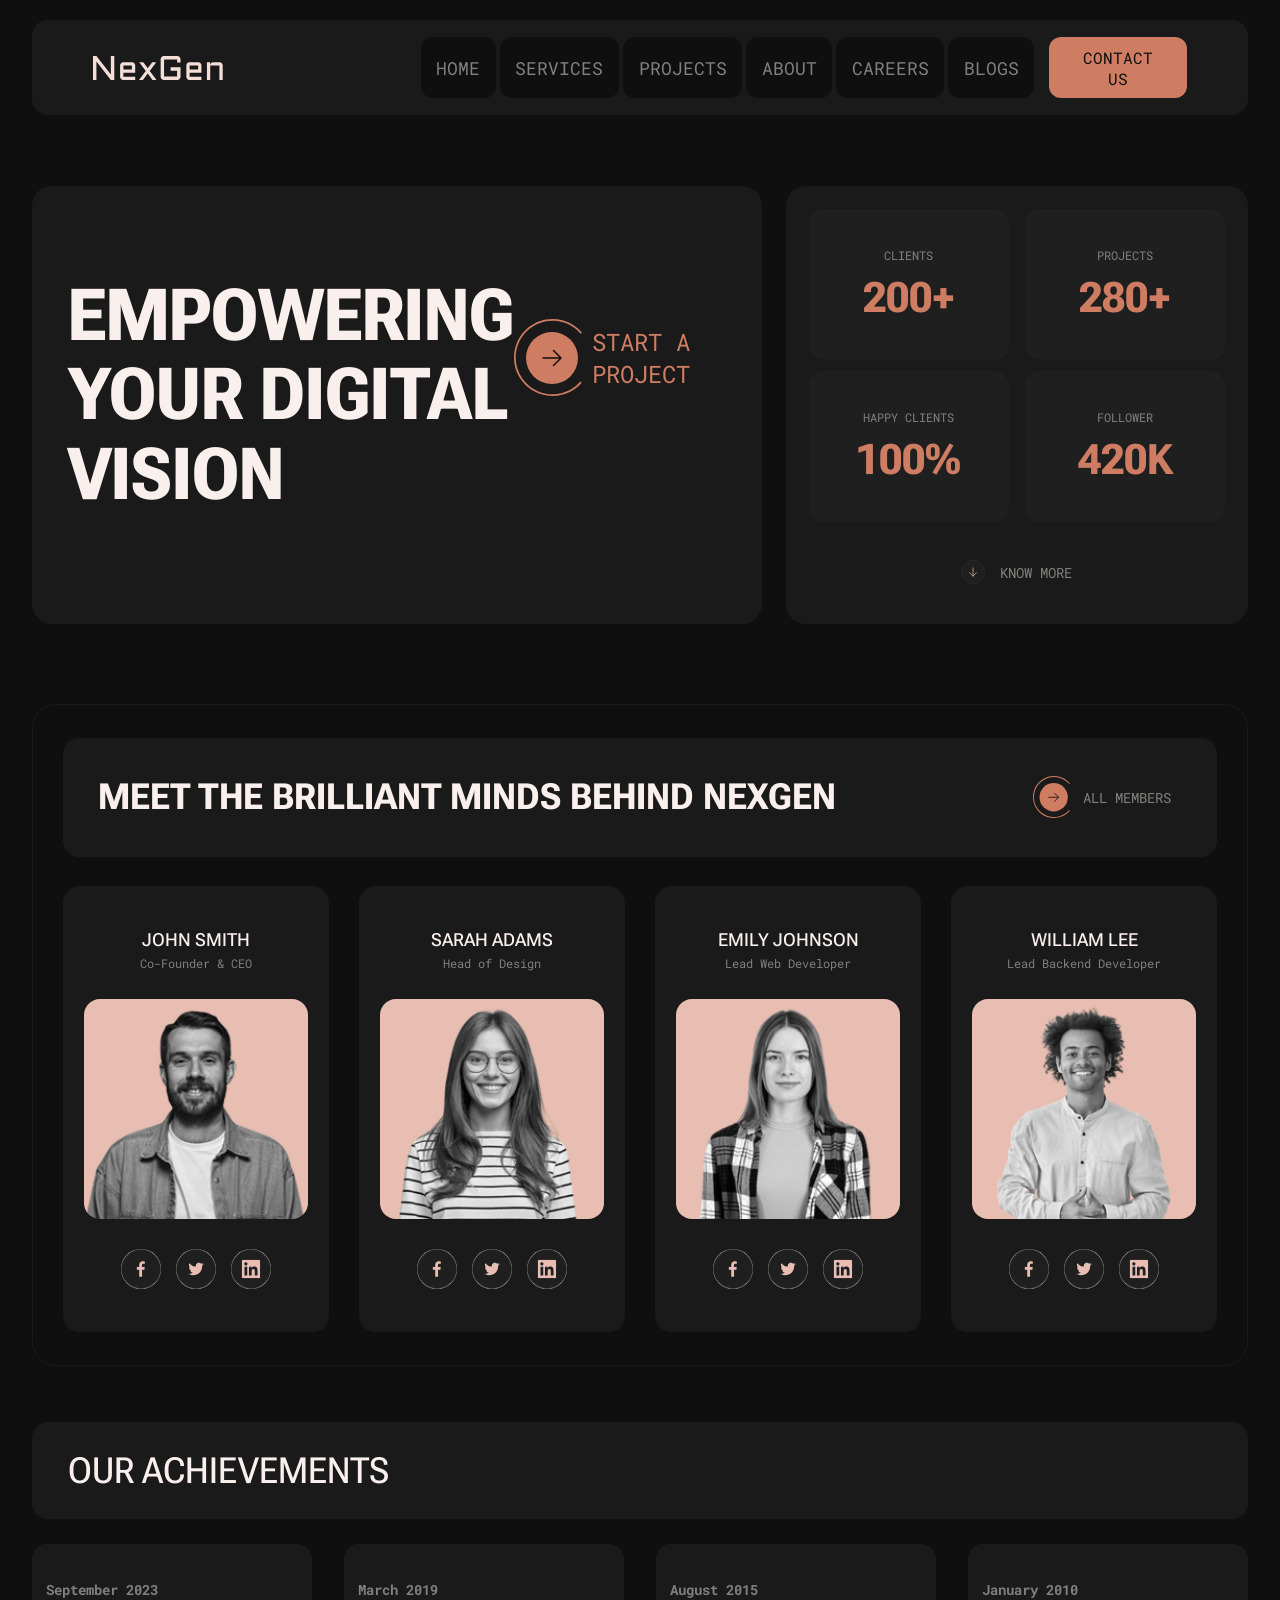
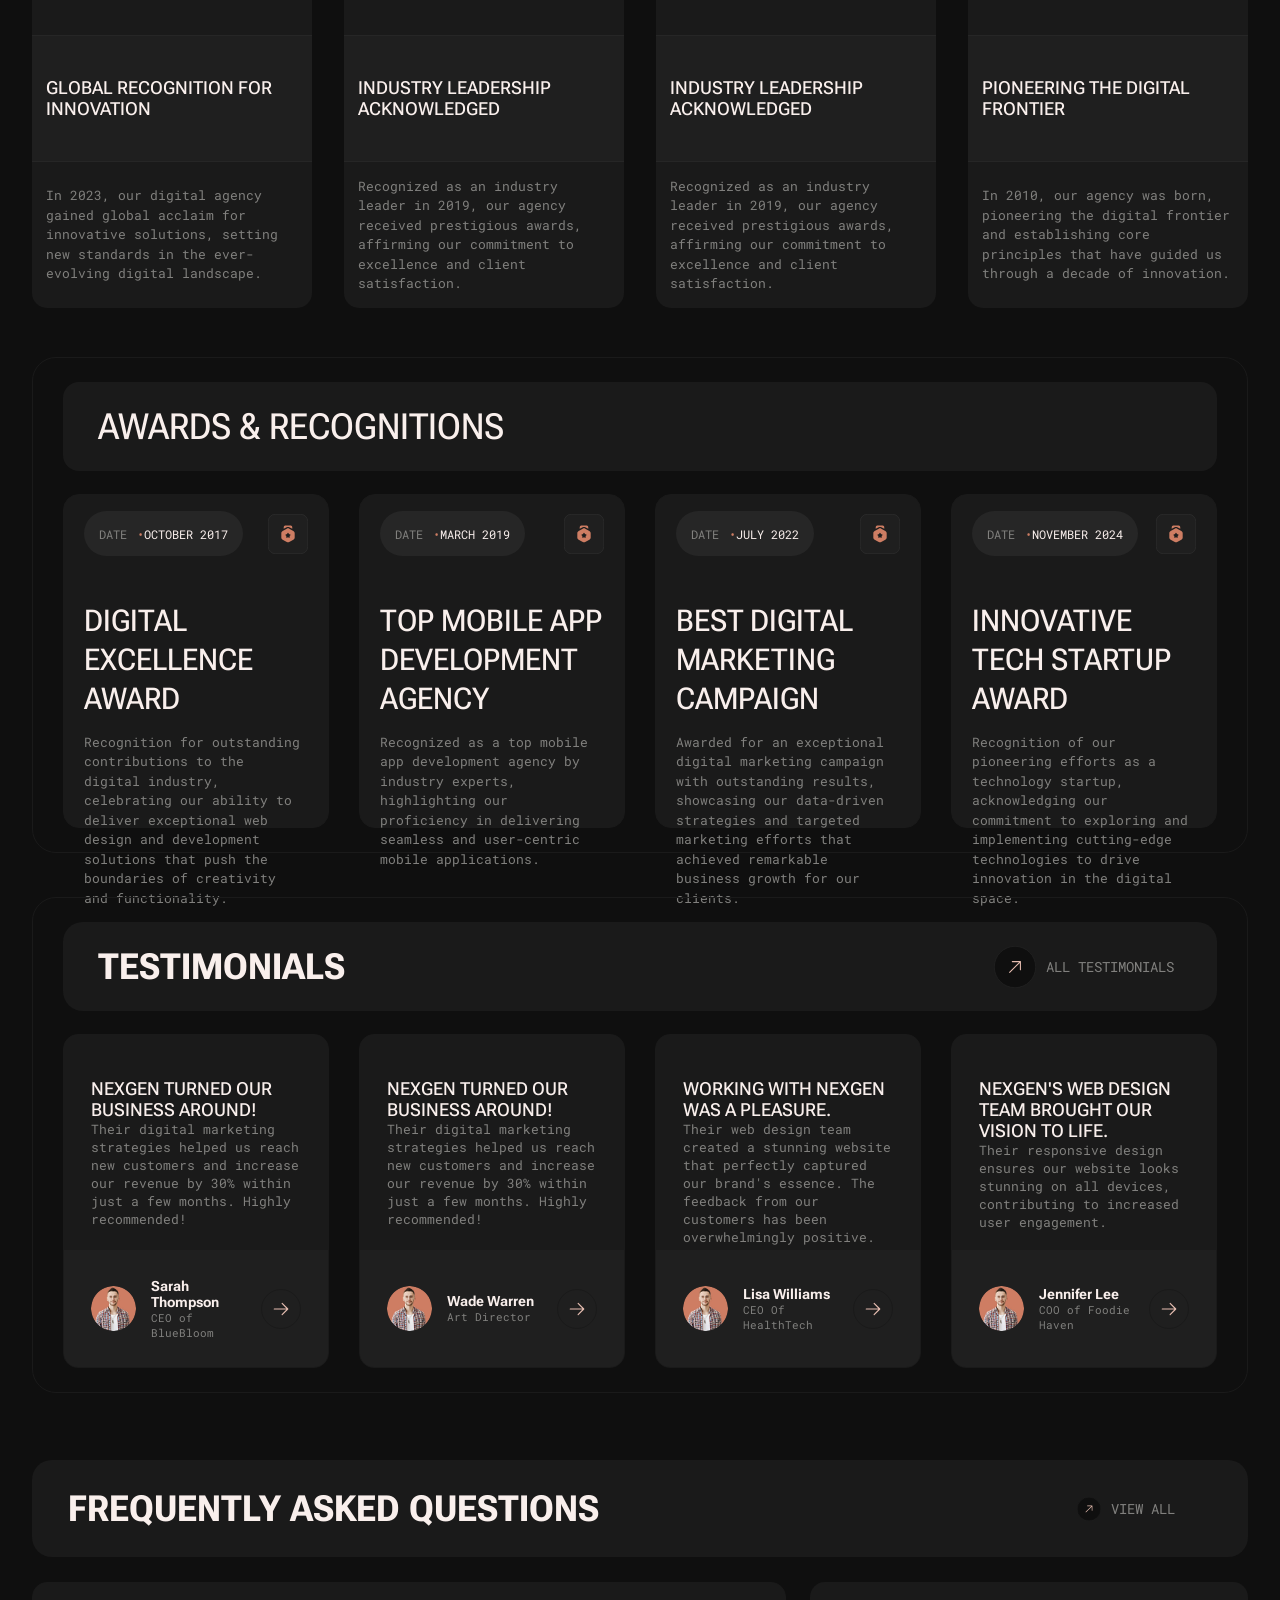
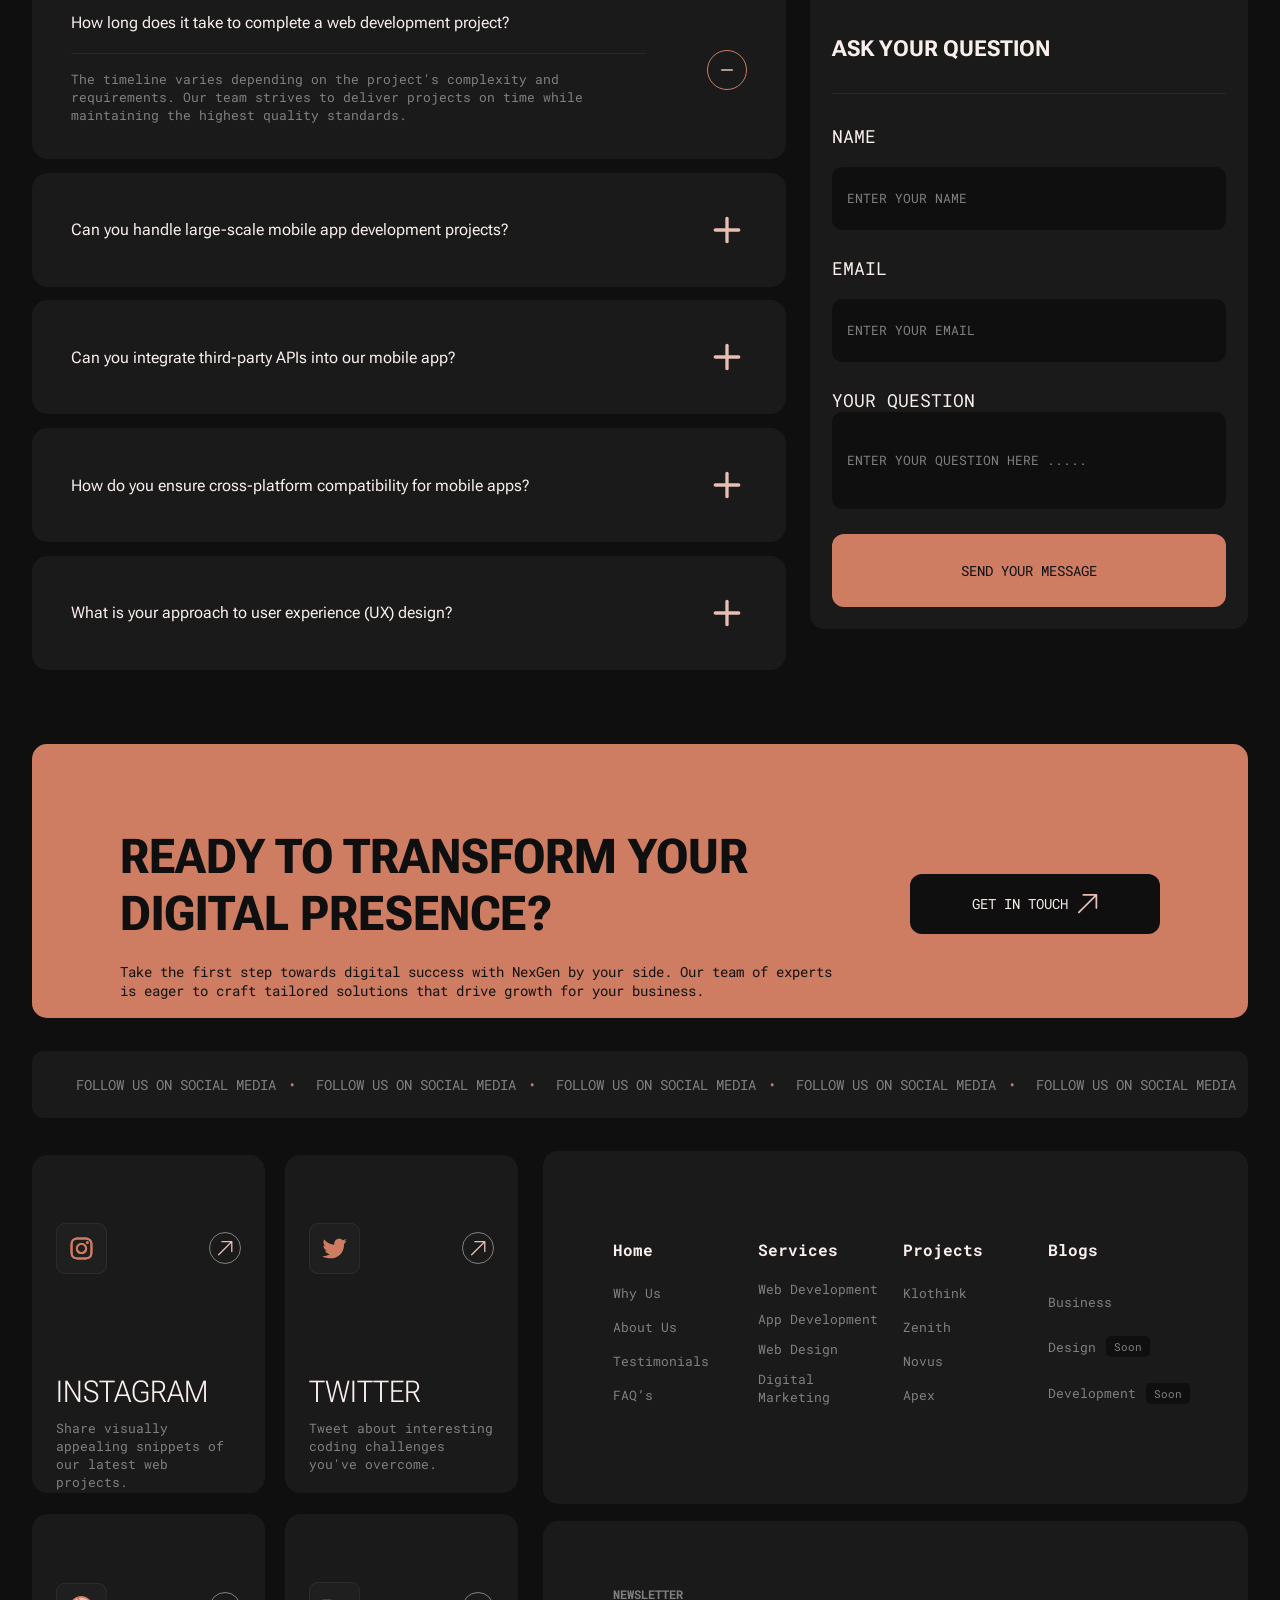
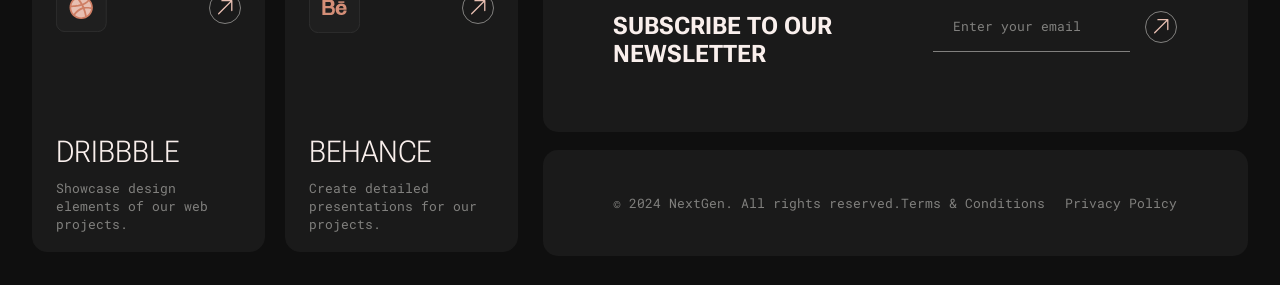
<file: about/index.html>
<!DOCTYPE html>
<html lang="en">
<head>
    <meta charset="UTF-8">
    <meta name="viewport" content="width=device-width, initial-scale=1.0">
    <link rel="stylesheet" href="style.css">
    <title>Document</title>
    <link rel="preconnect" href="https://fonts.googleapis.com">
    <link rel="preconnect" href="https://fonts.gstatic.com" crossorigin>
    <link href="https://fonts.googleapis.com/css2?family=Roboto+Mono:ital,wght@0,100..700;1,100..700&display=swap" rel="stylesheet">
    <link rel="preconnect" href="https://fonts.googleapis.com">
    <link rel="preconnect" href="https://fonts.gstatic.com" crossorigin>
    <link href="https://fonts.googleapis.com/css2?family=Roboto+Flex:opsz,wght,XOPQ,XTRA,YOPQ,YTDE,YTFI,YTLC,YTUC@8..144,100..1000,96,468,79,-203,738,514,712&family=Roboto+Mono:ital,wght@0,100..700;1,100..700&display=swap" rel="stylesheet">
</head>
<body>
    <header>
        <div class="center_smenter">
            <div class="center">
                <img src="../resource/logos_znachki/Logo.svg" alt="" onclick="">
                <nav>
                    <ul>
                        <a href="../main/index.html">Home</a>
                        <a href="../service/index.html">Services</a>
                        <a href="../project/index.html">Projects</a>
                        <a href="../about/index.html">About</a>
                        <a href="../careers/index.html">Careers</a>
                        <a href="../blog/index.html">Blogs</a>
                    </ul>
                    <button onclick="window.location.href='../contact/index.html'">
                        Contact Us
                    </button>
                </nav>
            </div>
        </div>
    </header>

    <section class="main">
        <div class="huina_huini">
            <div class="cneter">
                <div class="left">
                    <div class="center">
                        <div class="verh">
                            <h1>Empowering Your Digital Vision</h1>
                            <button><img src="../resource/logos_znachki/Button.svg" alt=""><p>Start a Project</p></button>
                        </div>
                    </div>
                </div>
                <div class="right">
                    <div class="center">
                        
                        <div class="blocks">
                            <article>
                                <div class="center_art">
                                    <p>Clients</p>
                                    <h3>200+</h3>
                                </div>
                            </article>
                            <article>
                                <div class="center_art">
                                    <p>PROJECTS</p>
                                    <h3>280+</h3>
                                </div>
                            </article>

                            <article>
                                <div class="center_art">
                                    <p>HAPPY CLIENTS</p>
                                    <h3>100%</h3>
                                </div>
                            </article>

                            <article>
                                <div class="center_art">
                                    <p>FOLLOWER</p>
                                    <h3>420K</h3>
                                </div>
                            </article>
                        </div>
                        <button>
                            <img src="../resource/logos_znachki/down_arrow.svg" alt="">
                            <p>Know More</p>
                        </button>
                        
                    </div>
                </div>
            </div>
        </div>
        
    </section>

    <section class="meet">
        <div class="obvodka">
            <div class="cneter">
                <div class="up">
                    <div class="center">
                        <h1>Meet the brilliant minds behind NexGen</h1>
                         <button><img src="../resource/logos_znachki/Button.svg" alt=""><p>ALL Members</p></button>
                    </div>
                </div>
                <div class="down">
                    <article>
                        <div class="center">
                            <div class="verh">
                                <h6>John Smith</h6>
                                <p>Co-Founder & CEO</p>
                            </div>
                            <img src="../resource/image/meet/Image.png" alt="">
                            <div class="niz">
                                <button><img class="img" src="../resource/logos_znachki/soctity/Button.svg" alt=""></button>
                                <button><img class="img" src="../resource/logos_znachki/soctity/Button-1.svg" alt=""></button>
                                <button><img class="img" src="../resource/logos_znachki/soctity/Button-2.svg" alt=""></button>
                            </div>
                        </div>
                    </article>

                    <article>
                        <div class="center">
                            <div class="verh">
                                <h6>Sarah Adams</h6>
                                <p>Head of Design</p>
                            </div>
                            <img src="../resource/image/meet/Image-1.png" alt="">
                            <div class="niz">
                                <button><img class="img" src="../resource/logos_znachki/soctity/Button.svg" alt=""></button>
                                <button><img class="img" src="../resource/logos_znachki/soctity/Button-1.svg" alt=""></button>
                                <button><img class="img" src="../resource/logos_znachki/soctity/Button-2.svg" alt=""></button>
                            </div>
                        </div>
                    </article>

                    <article>
                        <div class="center">
                            <div class="verh">
                                <h6>Emily Johnson</h6>
                                <p>Lead Web Developer</p>
                            </div>
                            <img src="../resource/image/meet/Image-2.png" alt="">
                            <div class="niz">
                                <button><img class="img" src="../resource/logos_znachki/soctity/Button.svg" alt=""></button>
                                <button><img class="img" src="../resource/logos_znachki/soctity/Button-1.svg" alt=""></button>
                                <button><img class="img" src="../resource/logos_znachki/soctity/Button-2.svg" alt=""></button>
                            </div>
                        </div>
                    </article>

                    <article>
                        <div class="center">
                            <div class="verh">
                                <h6>William Lee</h6>
                                <p>Lead Backend Developer</p>
                            </div>
                            <img src="../resource/image/meet/Image-3.png" alt="">
                            <div class="niz">
                                <button><img class="img" src="../resource/logos_znachki/soctity/Button.svg" alt=""></button>
                                <button><img class="img" src="../resource/logos_znachki/soctity/Button-1.svg" alt=""></button>
                                <button><img class="img" src="../resource/logos_znachki/soctity/Button-2.svg" alt=""></button>
                            </div>
                        </div>
                    </article>
                </div>
            </div>
        </div>
    </section>

    <section class="archivment">
        <div class="cnter">
            <div class="up">
                <div class="center">
                    <h1>Our Achievements</h1>
                </div>
            </div>
            <div class="down">
                <article>
                    <div class="verh">
                        <div class="center">
                            <h6>September 2023</h6>
                        </div>
                    </div>
                    <div class="centrist">
                        <div class="center">
                            <h6>Global Recognition for Innovation</h6>
                        </div>
                    </div>
                    <div class="niz">
                        <div class="center">
                            <p>In 2023, our digital agency gained global acclaim for innovative solutions, setting new standards in the ever-evolving digital landscape.</p>
                        </div>
                    </div>
                </article>

                <article>
                    <div class="verh">
                        <div class="center">
                            <h6>March 2019</h6>
                        </div>
                    </div>
                    <div class="centrist">
                        <div class="center">
                            <h6>Industry Leadership Acknowledged</h6>
                        </div>
                    </div>
                    <div class="niz">
                        <div class="center">
                            <p>Recognized as an industry leader in 2019, our agency received prestigious awards, affirming our commitment to excellence and client satisfaction.</p>
                        </div>
                    </div>
                </article>

                <article>
                    <div class="verh">
                        <div class="center">
                            <h6>August 2015</h6>
                        </div>
                    </div>
                    <div class="centrist">
                        <div class="center">
                            <h6>Industry Leadership Acknowledged</h6>
                        </div>
                    </div>
                    <div class="niz">
                        <div class="center">
                            <p>Recognized as an industry leader in 2019, our agency received prestigious awards, affirming our commitment to excellence and client satisfaction.</p>
                        </div>
                    </div>
                </article>

                <article>
                    <div class="verh">
                        <div class="center">
                            <h6>January 2010</h6>
                        </div>
                    </div>
                    <div class="centrist">
                        <div class="center">
                            <h6>Pioneering the Digital Frontier</h6>
                        </div>
                    </div>
                    <div class="niz">
                        <div class="center">
                            <p>In 2010, our agency was born, pioneering the digital frontier and establishing core principles that have guided us through a decade of innovation.</p>
                        </div>
                    </div>
                </article>
            </div>
        </div>
    </section>

    <section class="awards">
        <div class="obvodka">
            <div class="cneter">
                <div class="up">
                    <div class="center">
                        <h1>Awards & Recognitions</h1>
                    </div>
                </div>
                <div class="down">
                    <article>
                        <div class="center">
                            <div class="verh">
                                <div class="super">
                                    <span>Date</span>
                                    <li>October 2017</li>
                                </div>
                                <img src="../resource/logos_znachki/tick-tack.svg" alt="">
                            </div>
                            <div class="niz">
                                <h3>Digital Excellence Award</h3>
                                <p>Recognition for outstanding contributions to the digital industry, celebrating our ability to deliver exceptional web design and development solutions that push the boundaries of creativity and functionality.</p>
                            </div>
                        </div>
                    </article>

                    <article>
                        <div class="center">
                            <div class="verh">
                                <div class="super">
                                    <span>Date</span>
                                    <li>March 2019</li>
                                </div>
                                <img src="../resource/logos_znachki/tick-tack.svg" alt="">
                            </div>
                            <div class="niz">
                                <h3>Top Mobile App Development Agency</h3>
                                <p>Recognized as a top mobile app development agency by industry experts, highlighting our proficiency in delivering seamless and user-centric mobile applications.</p>
                            </div>
                        </div>
                    </article>

                    <article>
                        <div class="center">
                            <div class="verh">
                                <div class="super">
                                    <span>Date</span>
                                    <li>July 2022</li>
                                </div>
                                <img src="../resource/logos_znachki/tick-tack.svg" alt="">
                            </div>
                            <div class="niz">
                                <h3>Best Digital Marketing Campaign</h3>
                                <p>Awarded for an exceptional digital marketing campaign with outstanding results, showcasing our data-driven strategies and targeted marketing efforts that achieved remarkable business growth for our clients.</p>
                            </div>
                        </div>
                    </article>

                    <article>
                        <div class="center">
                            <div class="verh">
                                <div class="super">
                                    <span>Date</span>
                                    <li>November 2024</li>
                                </div>
                                <img src="../resource/logos_znachki/tick-tack.svg" alt="">
                            </div>
                            <div class="niz">
                                <h3>Innovative Tech Startup Award</h3>
                                <p>Recognition of our pioneering efforts as a technology startup, acknowledging our commitment to exploring and implementing cutting-edge technologies to drive innovation in the digital space.</p>
                            </div>
                        </div>
                    </article>
                </div>
            </div>
        </div>
    </section>

    <section class="testimonials">
        <div class="huhuhu">
            <div class="cneter">
                <div class="up">
                    <div class="center">
                        <h1>Testimonials</h1>
                        <button>
                            <img src="../resource/logos_znachki/znach-daunload.svg" alt="">
                            <p>ALL Testimonials</p>
                        </button>
                    </div>
                </div>
                <div class="down">
                    <article>
                        <div class="verh">
                            <div class="center">
                                <h6>NexGen turned our business around!</h6>
                                <p>Their digital marketing strategies helped us reach new customers and increase our revenue by 30% within just a few months. Highly recommended!</p>
                            </div>
                        </div>
                        <div class="niz">
                            <div class="center">
                                <img src="../resource/image/testisasty/Image-1.png" alt="">
                                <div>
                                    <h6>Sarah Thompson</h6>
                                    <p>CEO of BlueBloom</p>
                                </div>
                                <button>
                                    <img src="../resource/logos_znachki/right-arrow.svg" alt="">
                                </button>
                            </div>
                        </div>
                    </article>

                    <article>
                        <div class="verh">
                            <div class="center">
                                <h6>NexGen turned our business around!</h6>
                                <p>Their digital marketing strategies helped us reach new customers and increase our revenue by 30% within just a few months. Highly recommended!</p>
                            </div>
                        </div>
                        <div class="niz">
                            <div class="center">
                                <img src="../resource/image/testisasty/Image-1.png" alt="">
                                <div>
                                    <h6>Wade Warren</h6>
                                    <p>Art Director</p>
                                </div>
                                <button>
                                    <img src="../resource/logos_znachki/right-arrow.svg" alt="">
                                </button>
                            </div>
                        </div>
                    </article>

                    <article>
                        <div class="verh">
                            <div class="center">
                                <h6>Working with NexGen was a pleasure.</h6>
                                <p>Their web design team created a stunning website that perfectly captured our brand's essence. The feedback from our customers has been overwhelmingly positive.</p>
                            </div>
                        </div>
                        <div class="niz">
                            <div class="center">
                                <img src="../resource/image/testisasty/Image-1.png" alt="">
                                <div>
                                    <h6>Lisa Williams</h6>
                                    <p>CEO Of HealthTech</p>
                                </div>
                                <button>
                                    <img src="../resource/logos_znachki/right-arrow.svg" alt="">
                                </button>
                            </div>
                        </div>
                    </article>

                    <article>
                        <div class="verh">
                            <div class="center">
                                <h6>NexGen's web design team brought our vision to life.</h6>
                                <p>Their responsive design ensures our website looks stunning on all devices, contributing to increased user engagement.</p>
                            </div>
                        </div>
                        <div class="niz">
                            <div class="center">
                                <img src="../resource/image/testisasty/Image-1.png" alt="">
                                <div>
                                    <h6>Jennifer Lee</h6>
                                    <p>COO of Foodie Haven</p>
                                </div>
                                <button>
                                    <img src="../resource/logos_znachki/right-arrow.svg" alt="">
                                </button>
                            </div>
                        </div>
                    </article>
                </div>
            </div>
        </div>
    </section>

    <section class="qAa">
        <div class="cneter">
            <div class="up">
                <div class="center">
                    <h1>Frequently Asked Questions</h1>
                    <button>
                        <img src="../resource/logos_znachki/znach-daunload.svg" alt="">
                        <p>View All</p>
                    </button>
                </div>
                <div class="down">
                    <div class="left">
                        <article class="active">
                            <div class="center_art">
                                <div class="txt_content">
                                    <span>How long does it take to complete a web development project?</span>
                                    <p>The timeline varies depending on the project's complexity and requirements. Our team strives to deliver projects on time while maintaining the highest quality standards.</p>
                                </div>
                                <button>
                                    <img src="../resource/logos_znachki/q&a/-.svg" alt="">
                                </button>
                            </div>
                        </article>

                        <article>
                            <div class="center_art">
                                <span>Can you handle large-scale mobile app development projects?</span>
                                <img src="../resource/logos_znachki/q&a/+.svg" alt="">
                        </article>

                        <article>
                            <div class="center_art">
                                <span>Can you integrate third-party APIs into our mobile app?</span>
                                <img src="../resource/logos_znachki/q&a/+.svg" alt="">
                        </article>

                        <article>
                            <div class="center_art">
                                <span>How do you ensure cross-platform compatibility for mobile apps?</span>
                                <img src="../resource/logos_znachki/q&a/+.svg" alt="">
                        </article>

                        <article>
                            <div class="center_art">
                                <span>What is your approach to user experience (UX) design?</span>
                                <img src="../resource/logos_znachki/q&a/+.svg" alt="">
                        </article>
                    </div>
                    <div class="right">
                        <div class="center_w">
                            <div class="verh">
                                <h4>Ask your question</h4>
                            </div>
                            <div class="down">
                                <div>
                                    <p>Name</p>
                                    <input type="text" placeholder="Enter your name">
                                </div>
                                <div>
                                    <p>Email</p>
                                    <input type="text" placeholder="Enter your email">
                                </div>
                                <div>
                                    <p>Your Question</p>
                                    <input type="text" placeholder="Enter Your Question Here .....">
                                </div>
                                <button>Send Your Message</button>
                            </div>
                        </div>
                    </div>
                </div>
            </div>
                
        </div>
    </section>

    <footer>
        
        <div class="main_center">
            <div class="digital">
                <div class="cneter">
                    <div class="puding">
                        <h1>Ready to Transform Your Digital Presence?</h1>
                        <p>Take the first step towards digital success with NexGen by your side. Our team of experts is eager to craft tailored solutions that drive growth for your business.</p>
                    </div>
                    <div class="duding">
                        <button>
                            <p>Get in Touch</p>
                            <img src="../resource/logos_znachki/piu.svg" alt="">
                        </button>
                    </div>
                </div>
            </div>
            <div class="lenta">
                <li>Follow Us on Social Media</li>
                <li>Follow Us on Social Media</li>
                <li>Follow Us on Social Media</li>
                <li>Follow Us on Social Media</li>
                <li>Follow Us on Social Media</li>
                <li>Follow Us on Social Media</li>
            </div>
            <div class="sam_footer">
                <div class="left">
                    <article>
                        <div class="center_art">
                            <div class="verh">
                                <img src="../resource/logos_znachki/footer_socity/Icon Container.svg" alt="">
                                <button><img src="../resource/logos_znachki/piu.svg" alt=""></button>
                            </div>
                            <div class="niz">
                                <h6>INstagram</h6>
                                <p>Share visually appealing snippets of our latest web projects.</p>
                            </div>
                        </div>
                    </article>
                    <article>
                        <div class="center_art">
                            <div class="verh">
                                <img src="../resource/logos_znachki/footer_socity/Icon Container-1.svg" alt="">
                                <button><img src="../resource/logos_znachki/piu.svg" alt=""></button>
                            </div>
                            <div class="niz">
                                <h6>Twitter</h6>
                                <p>Tweet about interesting coding challenges you've overcome.</p>
                            </div>
                        </div>
                    </article>
                    <article>
                        <div class="center_art">
                            <div class="verh">
                                <img src="../resource/logos_znachki/footer_socity/Icon Container-2.svg" alt="">
                                <button><img src="../resource/logos_znachki/piu.svg" alt=""></button>
                            </div>
                            <div class="niz">
                                <h6>Dribbble</h6>
                                <p>Showcase design elements of our web projects.</p>
                            </div>
                        </div>
                    </article>
                    <article>
                        <div class="center_art">
                            <div class="verh">
                                <img src="../resource/logos_znachki/footer_socity/Icon Container-3.svg" alt="">
                                <button><img src="../resource/logos_znachki/piu.svg" alt=""></button>
                            </div>
                            <div class="niz">
                                <h6>Behance</h6>
                                <p>Create detailed presentations for our projects.</p>
                            </div>
                        </div>
                    </article>
                </div>
                <div class="right">
                    <div class="verh">
                        <div class="center_vse">
                            <ul>
                                <h3>Home</h3>
                                <a href="">Why Us</a>
                                <a href="">About Us</a>
                                <a href="">Testimonials</a>
                                <a href="">FAQ’s</a>
                            </ul>
                            <ul>
                                <h3>Services</h3>
                                <a href="">Web Development</a>
                                <a href="">App Development</a>
                                <a href="">Web Design</a>
                                <a href="">Digital Marketing</a>
                            </ul>
                            <ul>
                                <h3>Projects</h3>
                                <a href="">Klothink</a>
                                <a href="">Zenith</a>
                                <a href="">Novus</a>
                                <a href="">Apex</a>
                            </ul>
                            <ul>
                                <h3>Blogs</h3>
                                <a href="">Business</a>
                                <div>
                                    <a href="">Design</a><p>Soon</p>
                                </div>
                                <div>
                                    <a href="">Development</a><p>Soon</p>
                                </div> 
                            </ul>
                        </div>
                    </div>
                    <div class="sered">
                        <div class="center_sered">
                            <div class="pravo">
                                <h6>Newsletter</h6>
                                <h3>Subscribe To our Newsletter</h3>
                            </div>
                            <div class="levo">
                                <input type="text" placeholder="Enter your email">
                                <button><img src="../resource/logos_znachki/piu.svg" alt="">
                                </button>
                            </div>
                        </div>
                    </div>
                    <div class="niz">
                        <div class="center_n">
                            <p>© 2024 NextGen. All rights reserved.</p>
                            <div><p>Terms & Conditions</p><a href="">Privacy Policy</a></div>
                        </div>
                    </div>
                </div>
            </div>
        </div>
    </footer>
</body>
</html>
</file>
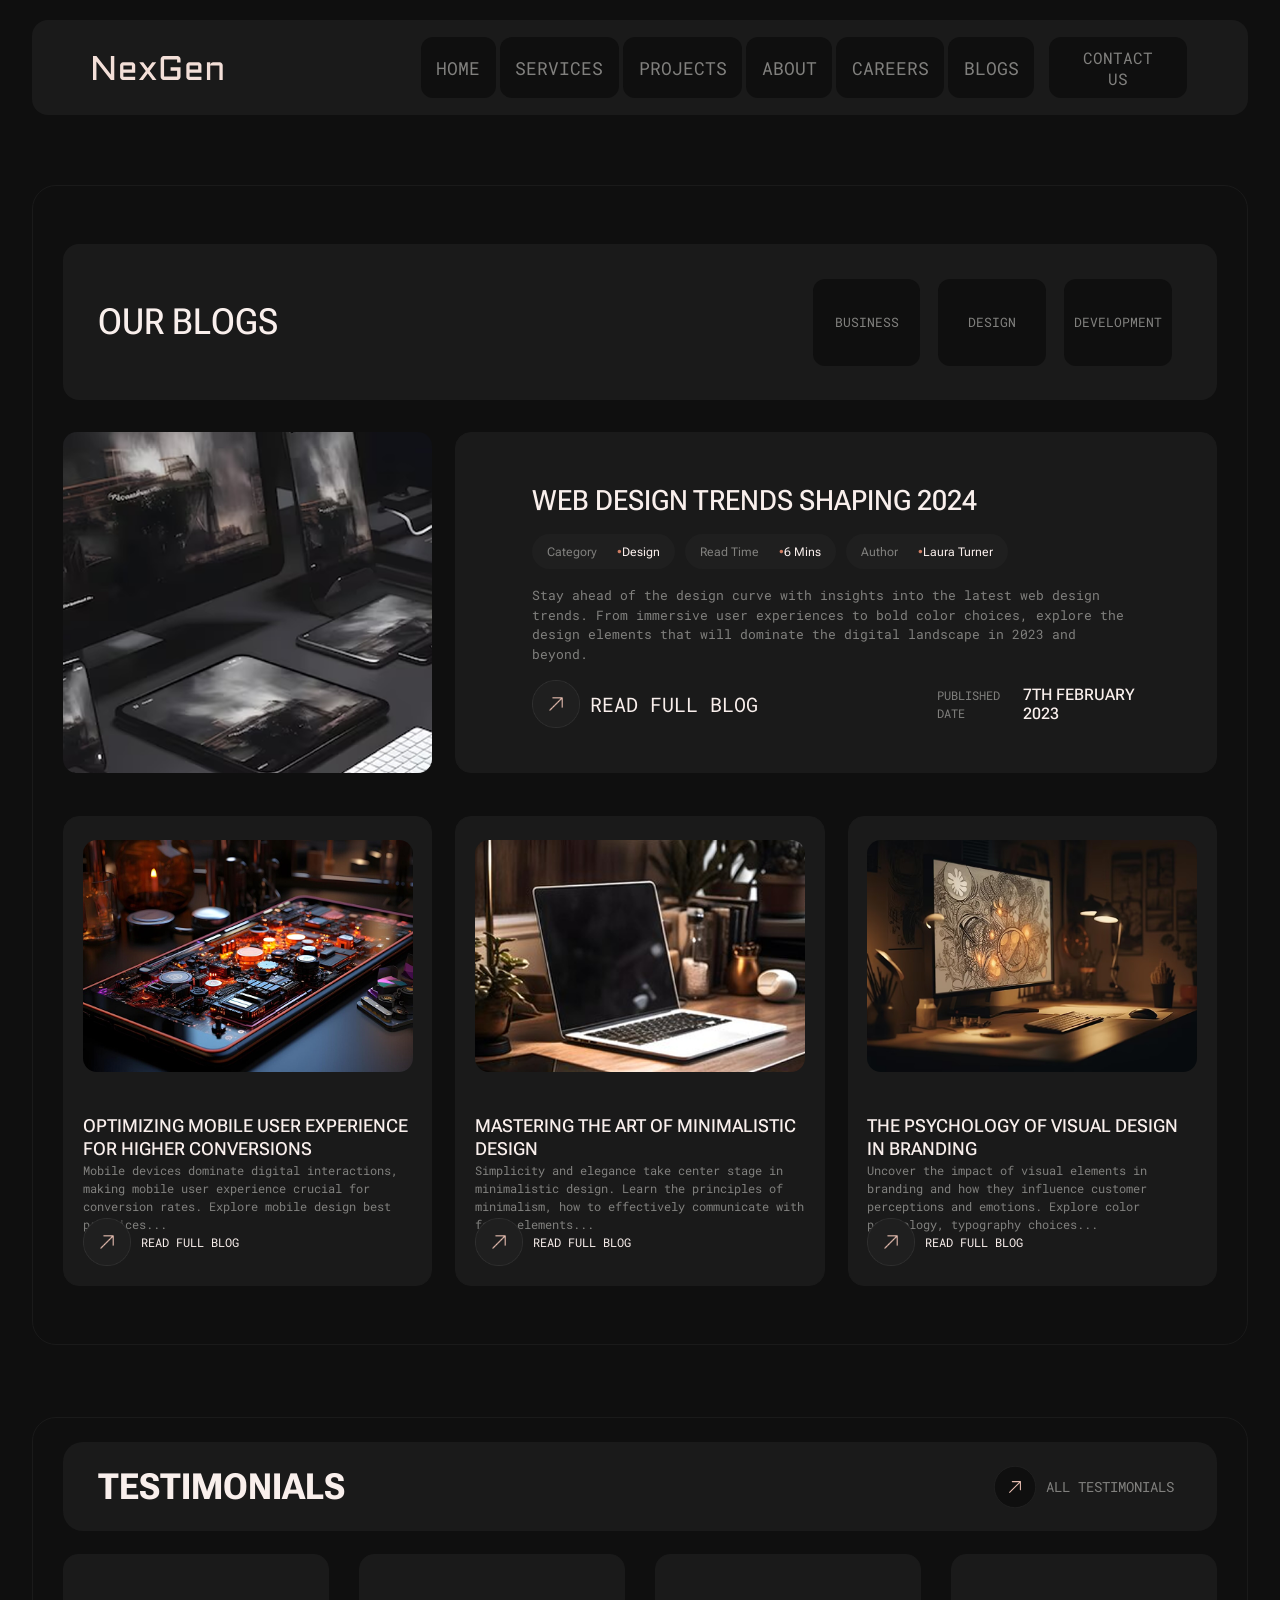
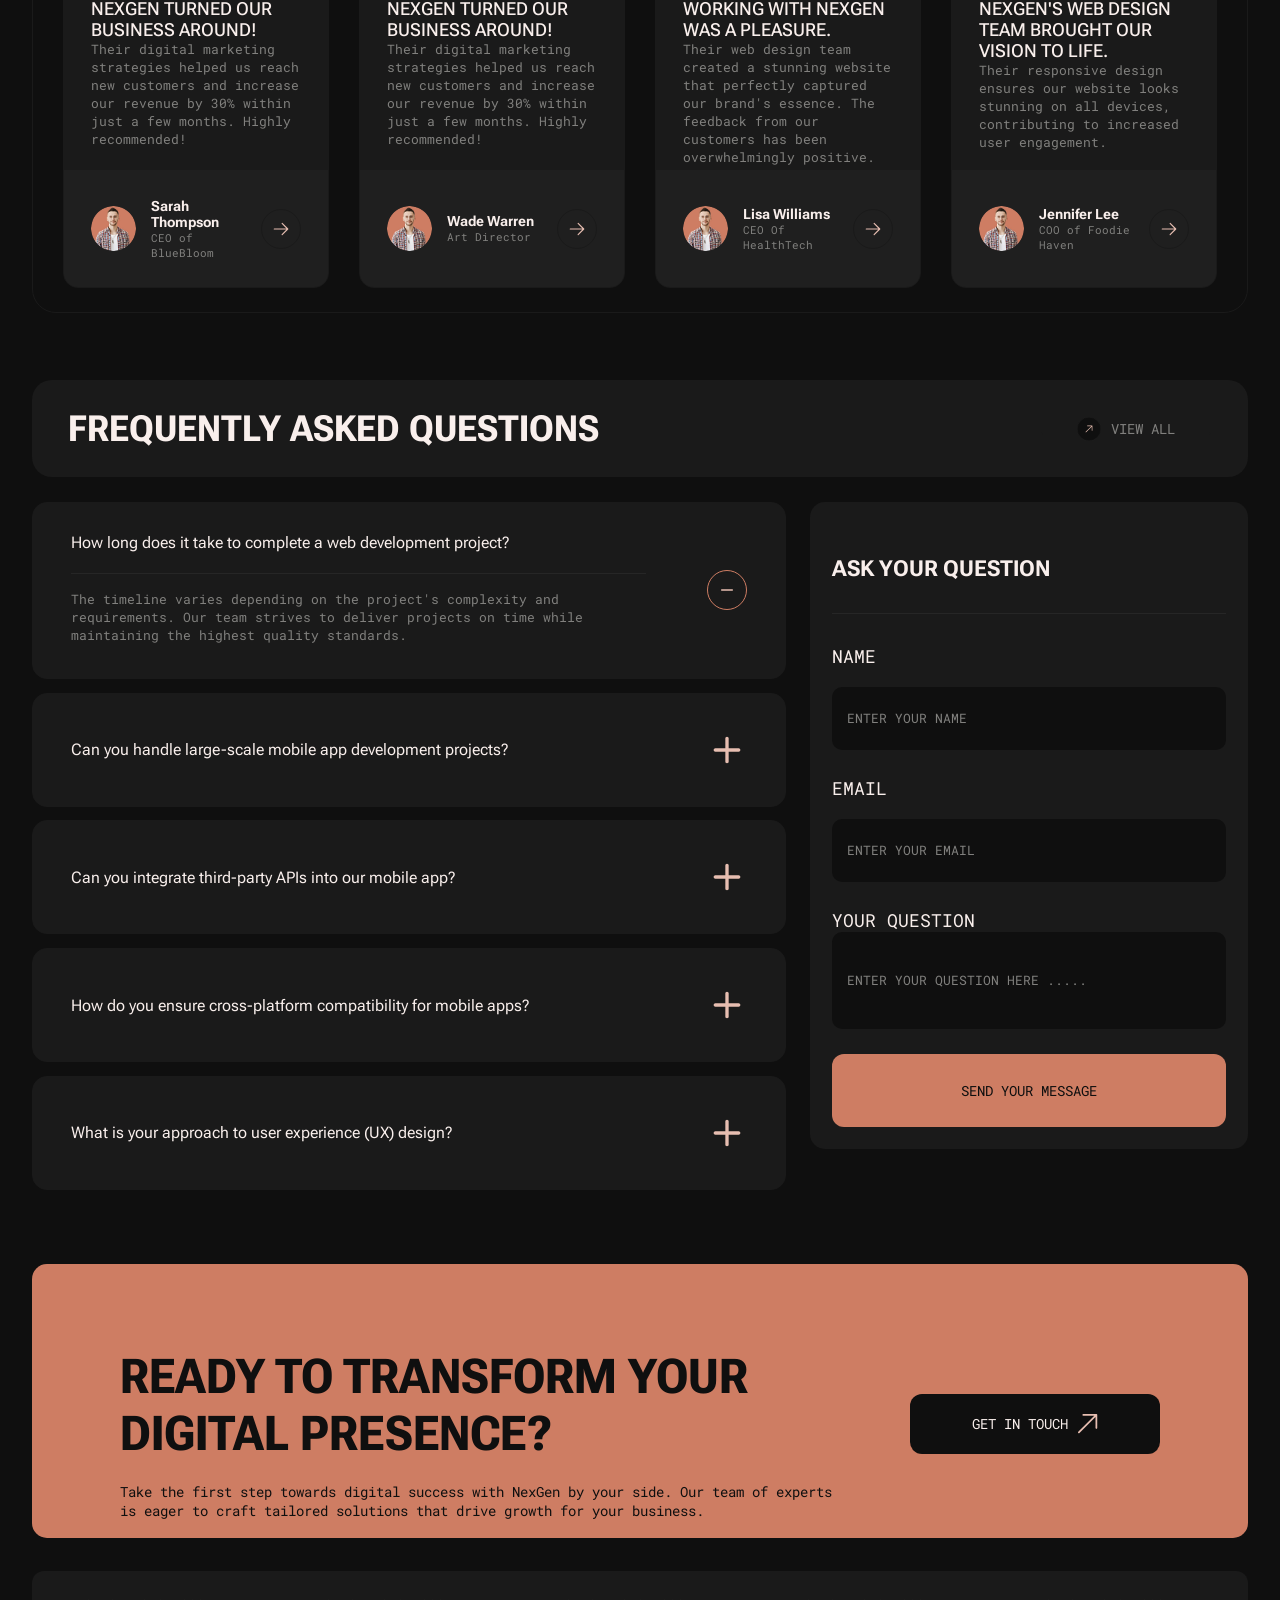
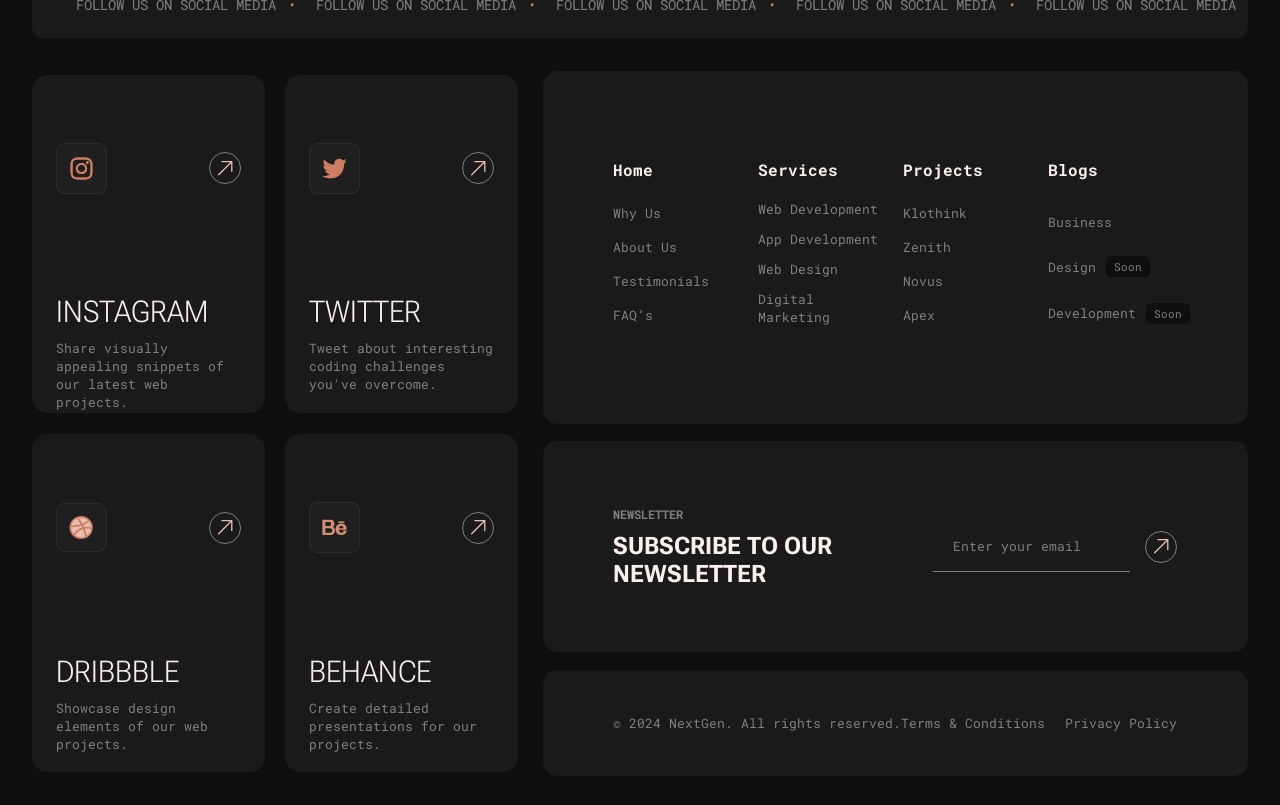
<file: blog/index.html>
<!DOCTYPE html>
<html lang="en">
<head>
    <meta charset="UTF-8">
    <meta name="viewport" content="width=device-width, initial-scale=1.0">
    <link rel="stylesheet" href="style.css">
    <title>Document</title>
    <link rel="preconnect" href="https://fonts.googleapis.com">
    <link rel="preconnect" href="https://fonts.gstatic.com" crossorigin>
    <link href="https://fonts.googleapis.com/css2?family=Roboto+Mono:ital,wght@0,100..700;1,100..700&display=swap" rel="stylesheet">
    <link rel="preconnect" href="https://fonts.googleapis.com">
    <link rel="preconnect" href="https://fonts.gstatic.com" crossorigin>
    <link href="https://fonts.googleapis.com/css2?family=Roboto+Flex:opsz,wght,XOPQ,XTRA,YOPQ,YTDE,YTFI,YTLC,YTUC@8..144,100..1000,96,468,79,-203,738,514,712&family=Roboto+Mono:ital,wght@0,100..700;1,100..700&display=swap" rel="stylesheet">
</head>
<body>
    <header>
        <div class="center_smenter">
            <div class="center">
                <img src="../resource/logos_znachki/Logo.svg" alt="" onclick="">
                <nav>
                    <ul>
                        <a href="../main/index.html">Home</a>
                        <a href="../service/index.html">Services</a>
                        <a href="../project/index.html">Projects</a>
                        <a href="../about/index.html">About</a>
                        <a href="../careers/index.html">Careers</a>
                        <a href="../blog/index.html">Blogs</a>
                    </ul>
                    <button onclick="window.location.href='../contact/index.html'">
                        Contact Us
                    </button>
                </nav>
            </div>
        </div>
    </header>

    <section class="main">
        <div class="obvodka">
            <div class="cneter">
                <div class="up">
                    <div class="center">
                        <div class="verh">
                            <h1>Our Blogs</h1>
                            <div>
                                <button>Business</button>
                                <button>Design</button>
                                <button>Development</button>
                            </div>
                        </div>
                    </div>
                </div>
                <div class="down">
                    <div class="verh">
                        <img src="../resource/image/blog/img_m,ain.png" alt="">
                        <div class="right">
                            <div class="center">
                                <h4>Web Design Trends Shaping 2024</h4>
                                <div class="tags">
                                    <div>
                                        <span>Category</span>
                                        <li>Design</li>
                                    </div>
                                    <div>
                                        <span>Read Time</span>
                                        <li>6 Mins</li>
                                    </div>
                                    <div>
                                        <span>Author</span>
                                        <li>Laura Turner</li>
                                    </div>
                                </div>
                                <p>Stay ahead of the design curve with insights into the latest web design trends. From immersive user experiences to bold color choices, explore the design elements that will dominate the digital landscape in 2023 and beyond.</p>
                                <div class="vsykoe">
                                    <button onclick="window.location.href='../blog_open/index.html'">
                                        <img src="../resource/logos_znachki/ya_ne_ponyal.png" alt="">
                                        <p>Read Full Blog</p>
                                    </button>
                                    <div>
                                        <p>Published Date</p>
                                        <h6>7th February 2023</h6>
                                    </div>
                                </div>
                            </div>
                        </div>
                    </div>
                    <div class="niz">
                        <article>
                            <div class="center">
                                <img src="../resource/image/blog/Image.png" alt="">
                                <div class="text_content">
                                    <h4>Optimizing Mobile User Experience for Higher Conversions</h4>
                                    <p>Mobile devices dominate digital interactions, making mobile user experience crucial for conversion rates. Explore mobile design best practices...</p>
                                    <button onclick="window.location.href='../blog_open/index.html'">
                                        <img src="../resource/logos_znachki/ya_ne_ponyal.png" alt="">
                                        <p>Read Full Blog</p>
                                    </button>
                                </div>
                            </div>
                        </article>

                        <article>
                            <div class="center">
                                <img src="../resource/image/blog/Image-1.png" alt="">
                                <div class="text_content">
                                    <h4>Mastering the Art of Minimalistic Design</h4>
                                    <p>Simplicity and elegance take center stage in minimalistic design. Learn the principles of minimalism, how to effectively communicate with fewer elements...</p>
                                    <button onclick="window.location.href='../blog_open/index.html'">
                                        <img src="../resource/logos_znachki/ya_ne_ponyal.png" alt="">
                                        <p>Read Full Blog</p>
                                    </button>
                                </div>
                            </div>
                        </article>

                        <article>
                            <div class="center">
                                <img src="../resource/image/blog/Image-2.png" alt="">
                                <div class="text_content">
                                    <h4>The Psychology of Visual Design in Branding</h4>
                                    <p>Uncover the impact of visual elements in branding and how they influence customer perceptions and emotions. Explore color psychology, typography choices...</p>
                                    <button onclick="window.location.href='../blog_open/index.html'">
                                        <img src="../resource/logos_znachki/ya_ne_ponyal.png" alt="">
                                        <p>Read Full Blog</p>
                                    </button>
                                </div>
                            </div>
                        </article>
                    </div>
                </div>
            </div>
        </div>
        
    </section>


    <section class="testimonials">
        <div class="huhuhu">
            <div class="cneter">
                <div class="up">
                    <div class="center">
                        <h1>Testimonials</h1>
                        <button>
                            <img src="../resource/logos_znachki/znach-daunload.svg" alt="">
                            <p>ALL Testimonials</p>
                        </button>
                    </div>
                </div>
                <div class="down">
                    <article>
                        <div class="verh">
                            <div class="center">
                                <h6>NexGen turned our business around!</h6>
                                <p>Their digital marketing strategies helped us reach new customers and increase our revenue by 30% within just a few months. Highly recommended!</p>
                            </div>
                        </div>
                        <div class="niz">
                            <div class="center">
                                <img src="../resource/image/testisasty/Image-1.png" alt="">
                                <div>
                                    <h6>Sarah Thompson</h6>
                                    <p>CEO of BlueBloom</p>
                                </div>
                                <button>
                                    <img src="../resource/logos_znachki/right-arrow.svg" alt="">
                                </button>
                            </div>
                        </div>
                    </article>

                    <article>
                        <div class="verh">
                            <div class="center">
                                <h6>NexGen turned our business around!</h6>
                                <p>Their digital marketing strategies helped us reach new customers and increase our revenue by 30% within just a few months. Highly recommended!</p>
                            </div>
                        </div>
                        <div class="niz">
                            <div class="center">
                                <img src="../resource/image/testisasty/Image-1.png" alt="">
                                <div>
                                    <h6>Wade Warren</h6>
                                    <p>Art Director</p>
                                </div>
                                <button>
                                    <img src="../resource/logos_znachki/right-arrow.svg" alt="">
                                </button>
                            </div>
                        </div>
                    </article>

                    <article>
                        <div class="verh">
                            <div class="center">
                                <h6>Working with NexGen was a pleasure.</h6>
                                <p>Their web design team created a stunning website that perfectly captured our brand's essence. The feedback from our customers has been overwhelmingly positive.</p>
                            </div>
                        </div>
                        <div class="niz">
                            <div class="center">
                                <img src="../resource/image/testisasty/Image-1.png" alt="">
                                <div>
                                    <h6>Lisa Williams</h6>
                                    <p>CEO Of HealthTech</p>
                                </div>
                                <button>
                                    <img src="../resource/logos_znachki/right-arrow.svg" alt="">
                                </button>
                            </div>
                        </div>
                    </article>

                    <article>
                        <div class="verh">
                            <div class="center">
                                <h6>NexGen's web design team brought our vision to life.</h6>
                                <p>Their responsive design ensures our website looks stunning on all devices, contributing to increased user engagement.</p>
                            </div>
                        </div>
                        <div class="niz">
                            <div class="center">
                                <img src="../resource/image/testisasty/Image-1.png" alt="">
                                <div>
                                    <h6>Jennifer Lee</h6>
                                    <p>COO of Foodie Haven</p>
                                </div>
                                <button>
                                    <img src="../resource/logos_znachki/right-arrow.svg" alt="">
                                </button>
                            </div>
                        </div>
                    </article>
                </div>
            </div>
        </div>
    </section>

    <section class="qAa">
        <div class="cneter">
            <div class="up">
                <div class="center">
                    <h1>Frequently Asked Questions</h1>
                    <button>
                        <img src="../resource/logos_znachki/znach-daunload.svg" alt="">
                        <p>View All</p>
                    </button>
                </div>
                <div class="down">
                    <div class="left">
                        <article class="active">
                            <div class="center_art">
                                <div class="txt_content">
                                    <span>How long does it take to complete a web development project?</span>
                                    <p>The timeline varies depending on the project's complexity and requirements. Our team strives to deliver projects on time while maintaining the highest quality standards.</p>
                                </div>
                                <button>
                                    <img src="../resource/logos_znachki/q&a/-.svg" alt="">
                                </button>
                            </div>
                        </article>

                        <article>
                            <div class="center_art">
                                <span>Can you handle large-scale mobile app development projects?</span>
                                <img src="../resource/logos_znachki/q&a/+.svg" alt="">
                        </article>

                        <article>
                            <div class="center_art">
                                <span>Can you integrate third-party APIs into our mobile app?</span>
                                <img src="../resource/logos_znachki/q&a/+.svg" alt="">
                        </article>

                        <article>
                            <div class="center_art">
                                <span>How do you ensure cross-platform compatibility for mobile apps?</span>
                                <img src="../resource/logos_znachki/q&a/+.svg" alt="">
                        </article>

                        <article>
                            <div class="center_art">
                                <span>What is your approach to user experience (UX) design?</span>
                                <img src="../resource/logos_znachki/q&a/+.svg" alt="">
                        </article>
                    </div>
                    <div class="right">
                        <div class="center_w">
                            <div class="verh">
                                <h4>Ask your question</h4>
                            </div>
                            <div class="down">
                                <div>
                                    <p>Name</p>
                                    <input type="text" placeholder="Enter your name">
                                </div>
                                <div>
                                    <p>Email</p>
                                    <input type="text" placeholder="Enter your email">
                                </div>
                                <div>
                                    <p>Your Question</p>
                                    <input type="text" placeholder="Enter Your Question Here .....">
                                </div>
                                <button>Send Your Message</button>
                            </div>
                        </div>
                    </div>
                </div>
            </div>
                
        </div>
    </section>

    <footer>
        
        <div class="main_center">
            <div class="digital">
                <div class="cneter">
                    <div class="puding">
                        <h1>Ready to Transform Your Digital Presence?</h1>
                        <p>Take the first step towards digital success with NexGen by your side. Our team of experts is eager to craft tailored solutions that drive growth for your business.</p>
                    </div>
                    <div class="duding">
                        <button>
                            <p>Get in Touch</p>
                            <img src="../resource/logos_znachki/piu.svg" alt="">
                        </button>
                    </div>
                </div>
            </div>
            <div class="lenta">
                <li>Follow Us on Social Media</li>
                <li>Follow Us on Social Media</li>
                <li>Follow Us on Social Media</li>
                <li>Follow Us on Social Media</li>
                <li>Follow Us on Social Media</li>
                <li>Follow Us on Social Media</li>
            </div>
            <div class="sam_footer">
                <div class="left">
                    <article>
                        <div class="center_art">
                            <div class="verh">
                                <img src="../resource/logos_znachki/footer_socity/Icon Container.svg" alt="">
                                <button><img src="../resource/logos_znachki/piu.svg" alt=""></button>
                            </div>
                            <div class="niz">
                                <h6>INstagram</h6>
                                <p>Share visually appealing snippets of our latest web projects.</p>
                            </div>
                        </div>
                    </article>
                    <article>
                        <div class="center_art">
                            <div class="verh">
                                <img src="../resource/logos_znachki/footer_socity/Icon Container-1.svg" alt="">
                                <button><img src="../resource/logos_znachki/piu.svg" alt=""></button>
                            </div>
                            <div class="niz">
                                <h6>Twitter</h6>
                                <p>Tweet about interesting coding challenges you've overcome.</p>
                            </div>
                        </div>
                    </article>
                    <article>
                        <div class="center_art">
                            <div class="verh">
                                <img src="../resource/logos_znachki/footer_socity/Icon Container-2.svg" alt="">
                                <button><img src="../resource/logos_znachki/piu.svg" alt=""></button>
                            </div>
                            <div class="niz">
                                <h6>Dribbble</h6>
                                <p>Showcase design elements of our web projects.</p>
                            </div>
                        </div>
                    </article>
                    <article>
                        <div class="center_art">
                            <div class="verh">
                                <img src="../resource/logos_znachki/footer_socity/Icon Container-3.svg" alt="">
                                <button><img src="../resource/logos_znachki/piu.svg" alt=""></button>
                            </div>
                            <div class="niz">
                                <h6>Behance</h6>
                                <p>Create detailed presentations for our projects.</p>
                            </div>
                        </div>
                    </article>
                </div>
                <div class="right">
                    <div class="verh">
                        <div class="center_vse">
                            <ul>
                                <h3>Home</h3>
                                <a href="">Why Us</a>
                                <a href="">About Us</a>
                                <a href="">Testimonials</a>
                                <a href="">FAQ’s</a>
                            </ul>
                            <ul>
                                <h3>Services</h3>
                                <a href="">Web Development</a>
                                <a href="">App Development</a>
                                <a href="">Web Design</a>
                                <a href="">Digital Marketing</a>
                            </ul>
                            <ul>
                                <h3>Projects</h3>
                                <a href="">Klothink</a>
                                <a href="">Zenith</a>
                                <a href="">Novus</a>
                                <a href="">Apex</a>
                            </ul>
                            <ul>
                                <h3>Blogs</h3>
                                <a href="">Business</a>
                                <div>
                                    <a href="">Design</a><p>Soon</p>
                                </div>
                                <div>
                                    <a href="">Development</a><p>Soon</p>
                                </div> 
                            </ul>
                        </div>
                    </div>
                    <div class="sered">
                        <div class="center_sered">
                            <div class="pravo">
                                <h6>Newsletter</h6>
                                <h3>Subscribe To our Newsletter</h3>
                            </div>
                            <div class="levo">
                                <input type="text" placeholder="Enter your email">
                                <button><img src="../resource/logos_znachki/piu.svg" alt="">
                                </button>
                            </div>
                        </div>
                    </div>
                    <div class="niz">
                        <div class="center_n">
                            <p>© 2024 NextGen. All rights reserved.</p>
                            <div><p>Terms & Conditions</p><a href="">Privacy Policy</a></div>
                        </div>
                    </div>
                </div>
            </div>
        </div>
    </footer>
</body>
</html>
</file>
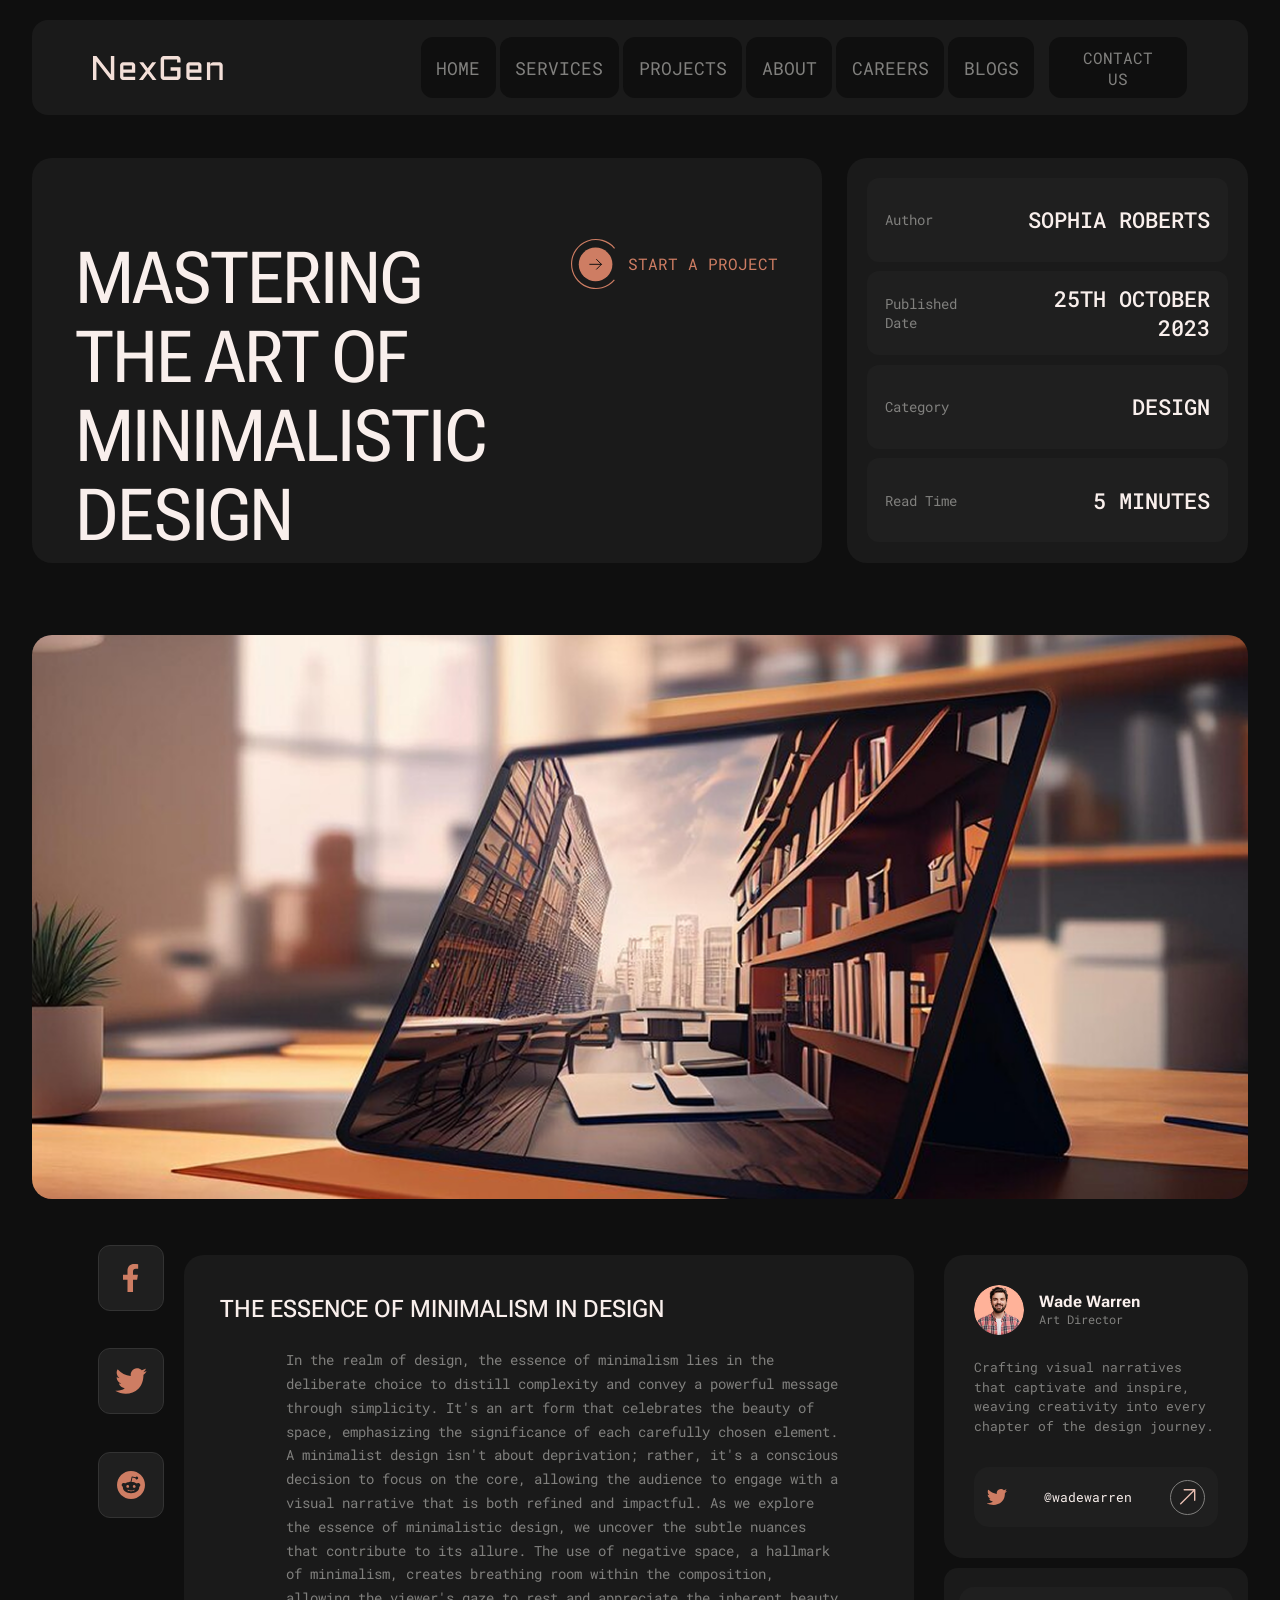
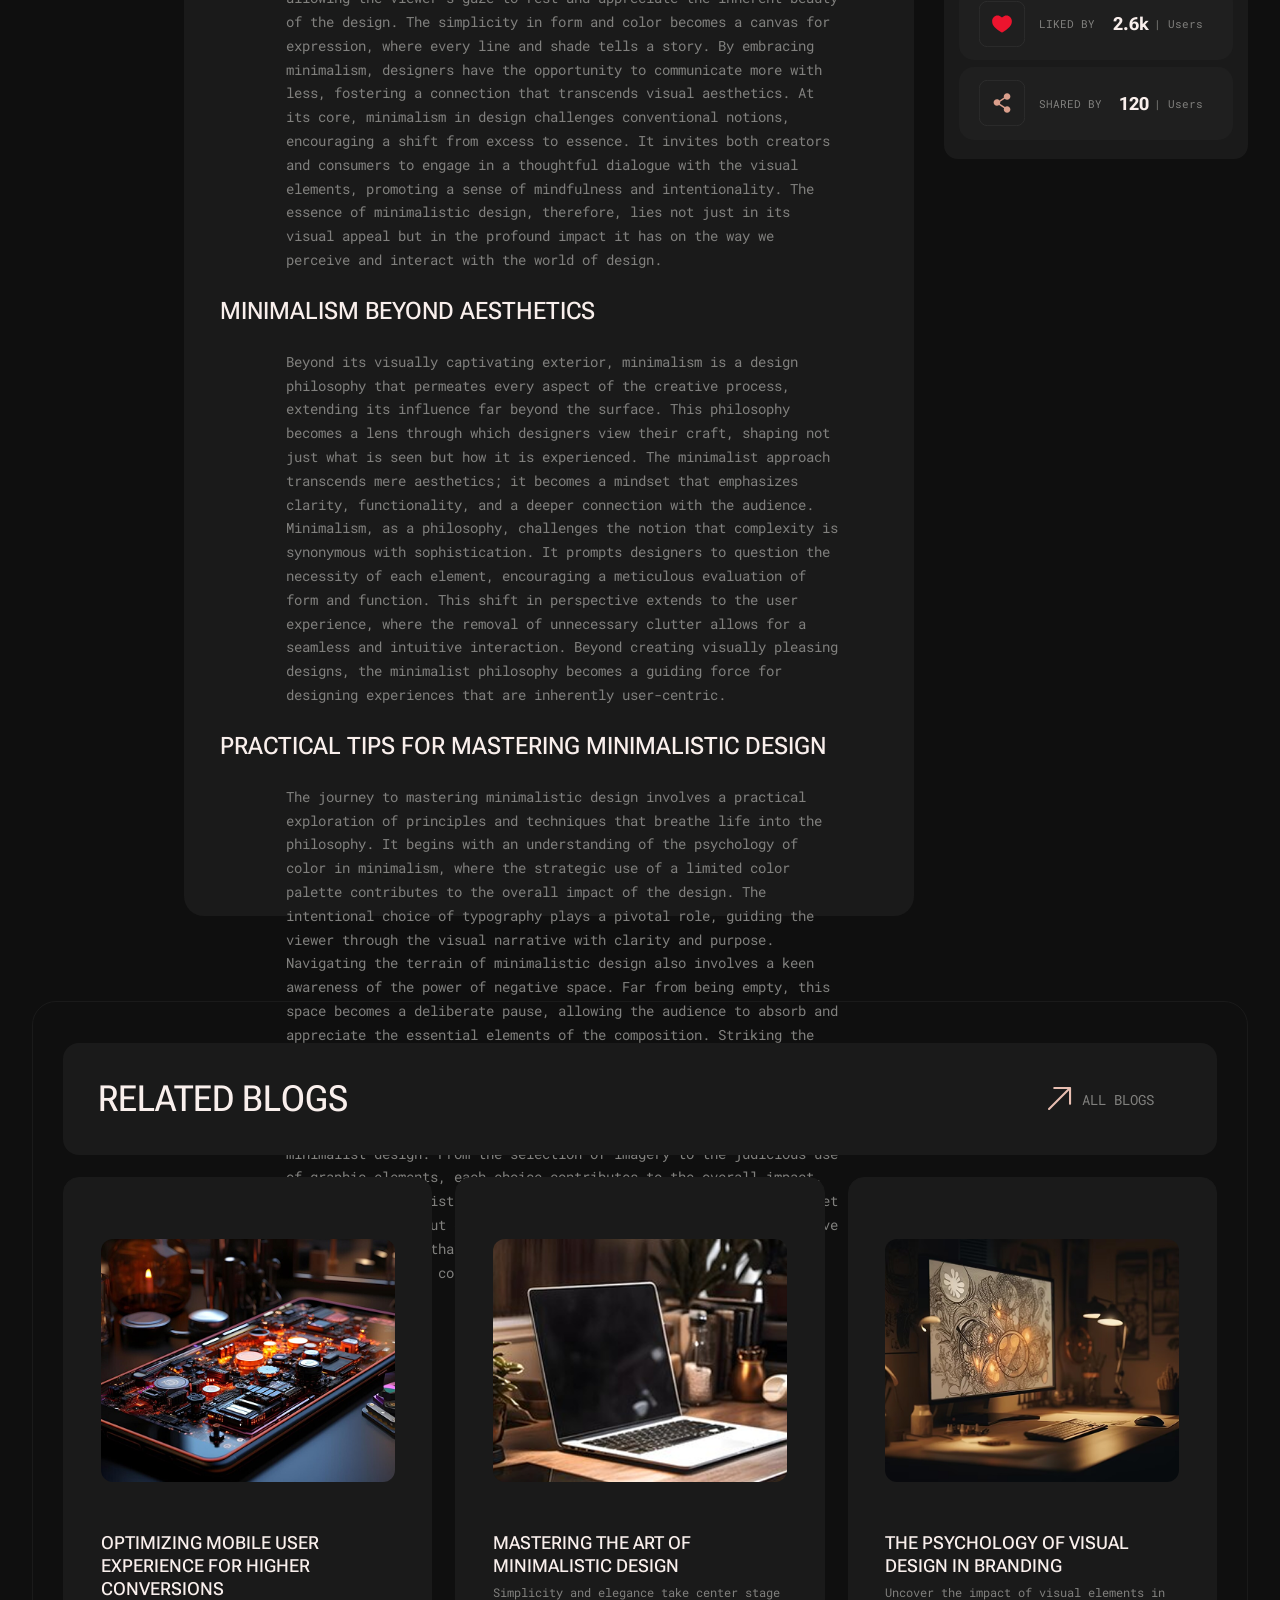
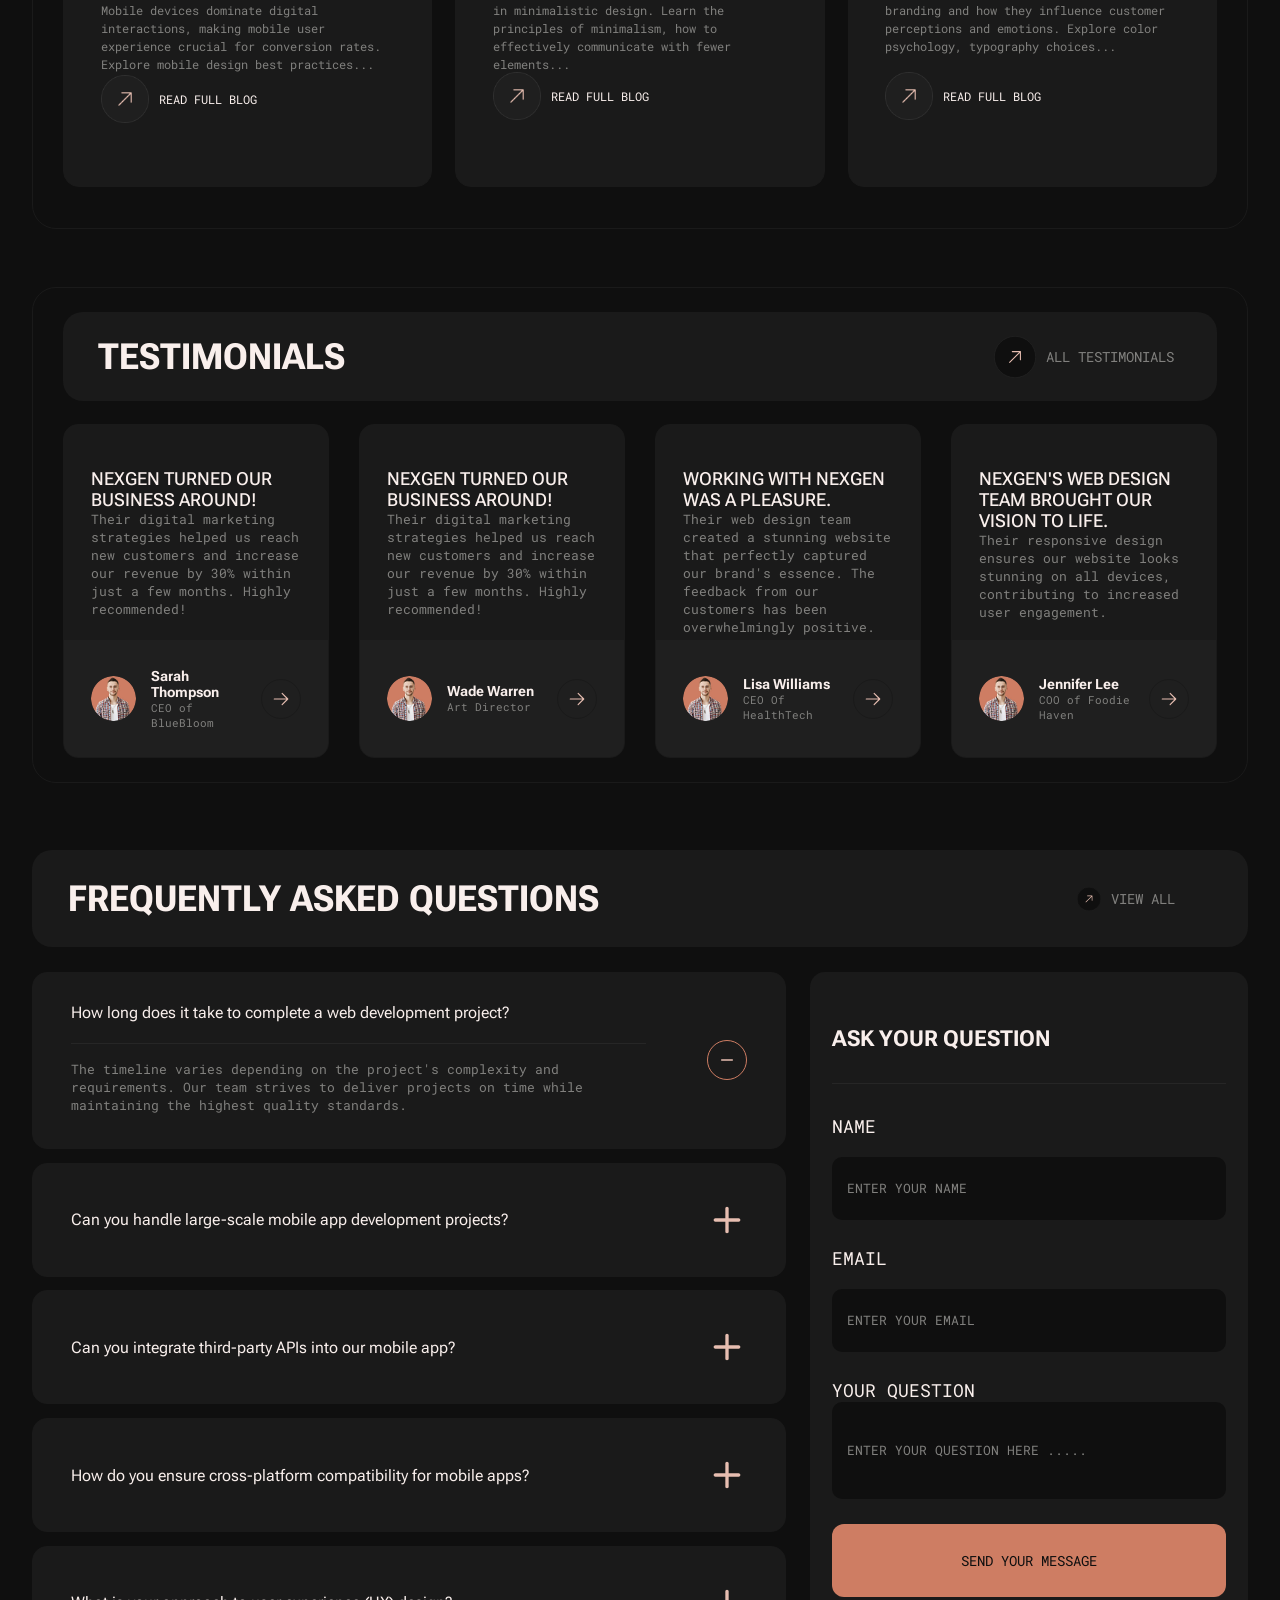
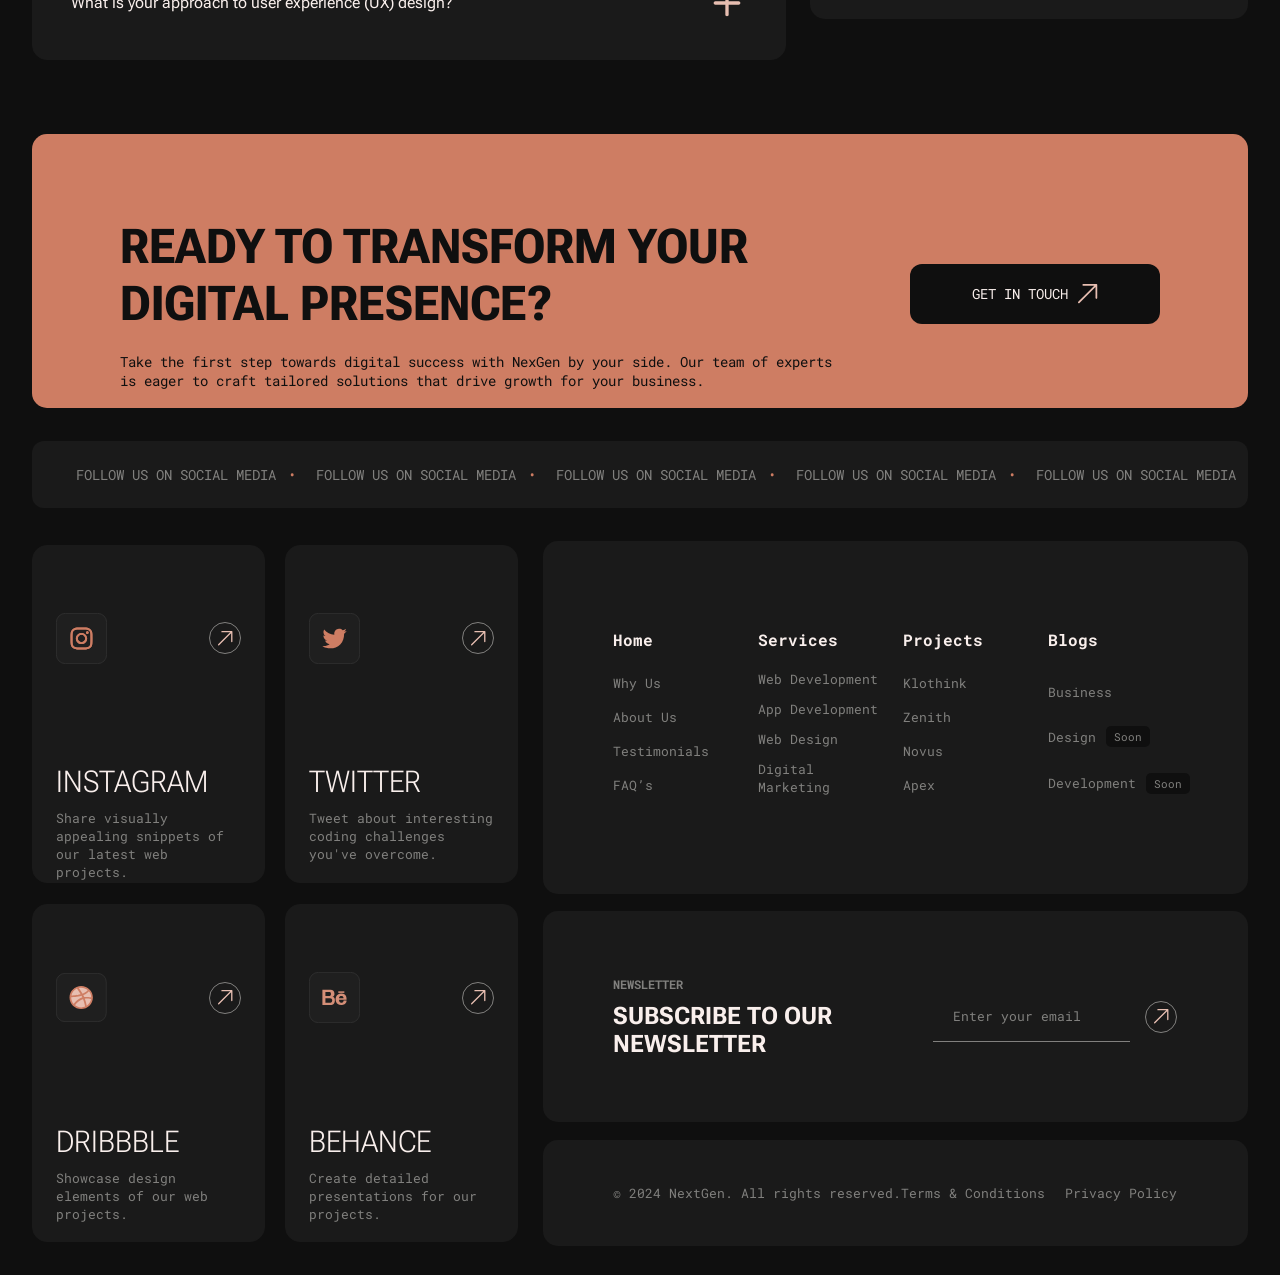
<file: blog_open/index.html>
<!DOCTYPE html>
<html lang="en">
<head>
    <meta charset="UTF-8">
    <meta name="viewport" content="width=device-width, initial-scale=1.0">
    <link rel="stylesheet" href="style.css">
    <title>Document</title>
    <link rel="preconnect" href="https://fonts.googleapis.com">
    <link rel="preconnect" href="https://fonts.gstatic.com" crossorigin>
    <link href="https://fonts.googleapis.com/css2?family=Roboto+Mono:ital,wght@0,100..700;1,100..700&display=swap" rel="stylesheet">
    <link rel="preconnect" href="https://fonts.googleapis.com">
    <link rel="preconnect" href="https://fonts.gstatic.com" crossorigin>
    <link href="https://fonts.googleapis.com/css2?family=Roboto+Flex:opsz,wght,XOPQ,XTRA,YOPQ,YTDE,YTFI,YTLC,YTUC@8..144,100..1000,96,468,79,-203,738,514,712&family=Roboto+Mono:ital,wght@0,100..700;1,100..700&display=swap" rel="stylesheet">
</head>
<body>
    <header>
        <div class="center_m1">
            <div class="center">
                <img src="../resource/logos_znachki/Logo.svg" alt="" onclick="">
                <nav>
                    <ul>
                        <a href="../main/index.html">Home</a>
                        <a href="../service/index.html">Services</a>
                        <a href="../project/index.html">Projects</a>
                        <a href="../about/index.html">About</a>
                        <a href="../careers/index.html">Careers</a>
                        <a href="../blog/index.html">Blogs</a>
                    </ul>
                    <button onclick="window.location.href='../contact/index.html'">
                        Contact Us
                    </button>
                </nav>
            </div>
        </div>
    </header>

    <section class="main">
        <div class="cneter">
            <div class="left">
                <div class="center">
                    <h1>Mastering the Art of Minimalistic Design</h1>
                    <button><img src="../resource/logos_znachki/Button.svg" alt=""><p>Start a Project</p></button>
                </div>
            </div>
            <div class="right">
                <div class="center">
                    <article>
                        <div class="center_art">
                            <p>Author</p>
                            <h6>Sophia Roberts</h6>
                        </div>
                    </article>
                    <article>
                        <div class="center_art">
                            <p>Published Date</p>
                            <h6>25th October 2023</h6>
                        </div>
                    </article>
                    <article>
                        <div class="center_art">
                            <p>Category</p>
                            <h6>Design</h6>
                        </div>
                    </article>
                    <article>
                        <div class="center_art">
                            <p>Read Time</p>
                            <h6>5 minutes</h6>
                        </div>
                    </article>
                </div>
            </div>
        </div>
    </section>

    <section class="blog_part">
        <div class="cneter">
            <img src="../resource/image/blog_info/Image.png" alt="">
            <div class="down">
                <div class="left">
                    <button><img src="../resource/logos_znachki/blog_info/socity (1).svg" alt=""></button>
                    <button><img src="../resource/logos_znachki/blog_info/socity (2).svg" alt=""></button>
                    <button><img src="../resource/logos_znachki/blog_info/socity (3).svg" alt=""></button>
                </div>
                <div class="text_center">
                    <div class="center">
                        <h6>The Essence of Minimalism in Design</h6>
                        <p>In the realm of design, the essence of minimalism lies in the deliberate choice to distill complexity and convey a powerful message through simplicity. It's an art form that celebrates the beauty of space, emphasizing the significance of each carefully chosen element. A minimalist design isn't about deprivation; rather, it's a conscious decision to focus on the core, allowing the audience to engage with a visual narrative that is both refined and impactful.

As we explore the essence of minimalistic design, we uncover the subtle nuances that contribute to its allure. The use of negative space, a hallmark of minimalism, creates breathing room within the composition, allowing the viewer's gaze to rest and appreciate the inherent beauty of the design. The simplicity in form and color becomes a canvas for expression, where every line and shade tells a story. By embracing minimalism, designers have the opportunity to communicate more with less, fostering a connection that transcends visual aesthetics.

At its core, minimalism in design challenges conventional notions, encouraging a shift from excess to essence. It invites both creators and consumers to engage in a thoughtful dialogue with the visual elements, promoting a sense of mindfulness and intentionality. The essence of minimalistic design, therefore, lies not just in its visual appeal but in the profound impact it has on the way we perceive and interact with the world of design.</p>
                        <h6>Minimalism Beyond Aesthetics</h6>
                        <p>Beyond its visually captivating exterior, minimalism is a design philosophy that permeates every aspect of the creative process, extending its influence far beyond the surface. This philosophy becomes a lens through which designers view their craft, shaping not just what is seen but how it is experienced. The minimalist approach transcends mere aesthetics; it becomes a mindset that emphasizes clarity, functionality, and a deeper connection with the audience.

Minimalism, as a philosophy, challenges the notion that complexity is synonymous with sophistication. It prompts designers to question the necessity of each element, encouraging a meticulous evaluation of form and function. This shift in perspective extends to the user experience, where the removal of unnecessary clutter allows for a seamless and intuitive interaction. Beyond creating visually pleasing designs, the minimalist philosophy becomes a guiding force for designing experiences that are inherently user-centric.
</p>
                        <h6>Practical Tips for Mastering Minimalistic Design</h6>
                        <p>The journey to mastering minimalistic design involves a practical exploration of principles and techniques that breathe life into the philosophy. It begins with an understanding of the psychology of color in minimalism, where the strategic use of a limited color palette contributes to the overall impact of the design. The intentional choice of typography plays a pivotal role, guiding the viewer through the visual narrative with clarity and purpose.

Navigating the terrain of minimalistic design also involves a keen awareness of the power of negative space. Far from being empty, this space becomes a deliberate pause, allowing the audience to absorb and appreciate the essential elements of the composition. Striking the right balance between simplicity and sophistication is an art in itself, requiring a discerning eye and a commitment to the core principles of minimalism.

Practical tips extend beyond the theoretical, delving into the day-to-day decisions that shape a minimalist design. From the selection of imagery to the judicious use of graphic elements, each choice contributes to the overall impact. Mastery in minimalistic design is not merely about adherence to a set of rules; it's about developing an intuition that guides the creative process, ensuring that every design decision serves a purpose and contributes to the cohesive whole.</p>
                    </div>
                </div>
                <div class="right_account_data">
                    <div class="verh_acc">
                        <div class="center">
                            <div class="naming">
                                <img src="../resource/image/blog_info/avatarka.png" alt="">
                                <div>
                                    <h6>Wade Warren</h6>
                                    <p>Art Director</p>
                                </div>
                            </div>
                            <p>Crafting visual narratives that captivate and inspire, weaving creativity into every chapter of the design journey.</p>
                            <div class="socity">
                                <div class="center_socity">
                                    <img src="../resource/logos_znachki/blog_info/twiter_strelka (1).svg" alt="">
                                    <p>@wadewarren</p>
                                    <button><img src="../resource/logos_znachki/blog_info/twiter_strelka (2).svg" alt=""></button>
                                </div>
                            </div>
                        </div>
                    </div>
                    <div class="niz_liked_comment">
                        <div class="center">
                            <div class="pupik">
                                <button><img src="../resource/logos_znachki/blog_info/like.svg" alt=""></button>
                                <div class="info">
                                    <p>Liked By</p>
                                    <div>
                                        <h6>2.6k</h6>
                                        <p>| Users</p>
                                    </div>
                                </div>
                            </div>
                            <div class="pupik">
                                <button><img src="../resource/logos_znachki/blog_info/share.svg" alt=""></button>
                                <div class="info">
                                    <p>Shared BY</p>
                                    <div>
                                        <h6>120</h6>
                                        <p>| Users</p>
                                    </div>
                                </div>
                            </div>
                        </div>
                    </div>
                    
                </div>
            </div>
        </div>
    </section>

    <section class="related">
        <div class="obvodka">
            <div class="cneter">
                <div class="up">
                    <div class="center">
                        <div class="verh">
                            <h1>Related Blogs</h1>
                            <button>
                                <img src="../resource/logos_znachki/piu.svg" alt="">
                                <p>ALL Blogs</p>
                            </button>
                        </div>
                    </div>
                </div>
                <div class="down">
                    <article>
                        <div class="center">
                            <img src="../resource/image/blog/Image.png" alt="">
                            <div class="text_content">
                                <h4>Optimizing Mobile User Experience for Higher Conversions</h4>
                                <p>Mobile devices dominate digital interactions, making mobile user experience crucial for conversion rates. Explore mobile design best practices...</p>
                                <button>
                                    <img src="../resource/logos_znachki/ya_ne_ponyal.png" alt="">
                                    <p>Read Full Blog</p>
                                </button>
                            </div>
                        </div>
                    </article>
                    <article>
                        <div class="center">
                            <img src="../resource/image/blog/Image-1.png" alt="">
                            <div class="text_content">
                                <h4>Mastering the Art of Minimalistic Design</h4>
                                <p>Simplicity and elegance take center stage in minimalistic design. Learn the principles of minimalism, how to effectively communicate with fewer elements...</p>
                                <button>
                                    <img src="../resource/logos_znachki/ya_ne_ponyal.png" alt="">
                                    <p>Read Full Blog</p>
                                </button>
                            </div>
                        </div>
                    </article>
                    <article>
                        <div class="center">
                            <img src="../resource/image/blog/Image-2.png" alt="">
                            <div class="text_content">
                                <h4>The Psychology of Visual Design in Branding</h4>
                                <p>Uncover the impact of visual elements in branding and how they influence customer perceptions and emotions. Explore color psychology, typography choices...</p>
                                <button>
                                    <img src="../resource/logos_znachki/ya_ne_ponyal.png" alt="">
                                    <p>Read Full Blog</p>
                                </button>
                            </div>
                        </div>
                    </article>
                </div>
            </div>
        </div>
        
    </section>


    <section class="testimonials">
        <div class="huhuhu">
            <div class="cneter">
                <div class="up">
                    <div class="center">
                        <h1>Testimonials</h1>
                        <button>
                            <img src="../resource/logos_znachki/znach-daunload.svg" alt="">
                            <p>ALL Testimonials</p>
                        </button>
                    </div>
                </div>
                <div class="down">
                    <article>
                        <div class="verh">
                            <div class="center">
                                <h6>NexGen turned our business around!</h6>
                                <p>Their digital marketing strategies helped us reach new customers and increase our revenue by 30% within just a few months. Highly recommended!</p>
                            </div>
                        </div>
                        <div class="niz">
                            <div class="center">
                                <img src="../resource/image/testisasty/Image-1.png" alt="">
                                <div>
                                    <h6>Sarah Thompson</h6>
                                    <p>CEO of BlueBloom</p>
                                </div>
                                <button>
                                    <img src="../resource/logos_znachki/right-arrow.svg" alt="">
                                </button>
                            </div>
                        </div>
                    </article>

                    <article>
                        <div class="verh">
                            <div class="center">
                                <h6>NexGen turned our business around!</h6>
                                <p>Their digital marketing strategies helped us reach new customers and increase our revenue by 30% within just a few months. Highly recommended!</p>
                            </div>
                        </div>
                        <div class="niz">
                            <div class="center">
                                <img src="../resource/image/testisasty/Image-1.png" alt="">
                                <div>
                                    <h6>Wade Warren</h6>
                                    <p>Art Director</p>
                                </div>
                                <button>
                                    <img src="../resource/logos_znachki/right-arrow.svg" alt="">
                                </button>
                            </div>
                        </div>
                    </article>

                    <article>
                        <div class="verh">
                            <div class="center">
                                <h6>Working with NexGen was a pleasure.</h6>
                                <p>Their web design team created a stunning website that perfectly captured our brand's essence. The feedback from our customers has been overwhelmingly positive.</p>
                            </div>
                        </div>
                        <div class="niz">
                            <div class="center">
                                <img src="../resource/image/testisasty/Image-1.png" alt="">
                                <div>
                                    <h6>Lisa Williams</h6>
                                    <p>CEO Of HealthTech</p>
                                </div>
                                <button>
                                    <img src="../resource/logos_znachki/right-arrow.svg" alt="">
                                </button>
                            </div>
                        </div>
                    </article>

                    <article>
                        <div class="verh">
                            <div class="center">
                                <h6>NexGen's web design team brought our vision to life.</h6>
                                <p>Their responsive design ensures our website looks stunning on all devices, contributing to increased user engagement.</p>
                            </div>
                        </div>
                        <div class="niz">
                            <div class="center">
                                <img src="../resource/image/testisasty/Image-1.png" alt="">
                                <div>
                                    <h6>Jennifer Lee</h6>
                                    <p>COO of Foodie Haven</p>
                                </div>
                                <button>
                                    <img src="../resource/logos_znachki/right-arrow.svg" alt="">
                                </button>
                            </div>
                        </div>
                    </article>
                </div>
            </div>
        </div>
    </section>

    <section class="qAa">
        <div class="cneter">
            <div class="up">
                <div class="center">
                    <h1>Frequently Asked Questions</h1>
                    <button>
                        <img src="../resource/logos_znachki/znach-daunload.svg" alt="">
                        <p>View All</p>
                    </button>
                </div>
                <div class="down">
                    <div class="left">
                        <article class="active">
                            <div class="center_art">
                                <div class="txt_content">
                                    <span>How long does it take to complete a web development project?</span>
                                    <p>The timeline varies depending on the project's complexity and requirements. Our team strives to deliver projects on time while maintaining the highest quality standards.</p>
                                </div>
                                <button>
                                    <img src="../resource/logos_znachki/q&a/-.svg" alt="">
                                </button>
                            </div>
                        </article>

                        <article>
                            <div class="center_art">
                                <span>Can you handle large-scale mobile app development projects?</span>
                                <img src="../resource/logos_znachki/q&a/+.svg" alt="">
                        </article>

                        <article>
                            <div class="center_art">
                                <span>Can you integrate third-party APIs into our mobile app?</span>
                                <img src="../resource/logos_znachki/q&a/+.svg" alt="">
                        </article>

                        <article>
                            <div class="center_art">
                                <span>How do you ensure cross-platform compatibility for mobile apps?</span>
                                <img src="../resource/logos_znachki/q&a/+.svg" alt="">
                        </article>

                        <article>
                            <div class="center_art">
                                <span>What is your approach to user experience (UX) design?</span>
                                <img src="../resource/logos_znachki/q&a/+.svg" alt="">
                        </article>
                    </div>
                    <div class="right">
                        <div class="center_w">
                            <div class="verh">
                                <h4>Ask your question</h4>
                            </div>
                            <div class="down">
                                <div>
                                    <p>Name</p>
                                    <input type="text" placeholder="Enter your name">
                                </div>
                                <div>
                                    <p>Email</p>
                                    <input type="text" placeholder="Enter your email">
                                </div>
                                <div>
                                    <p>Your Question</p>
                                    <input type="text" placeholder="Enter Your Question Here .....">
                                </div>
                                <button>Send Your Message</button>
                            </div>
                        </div>
                    </div>
                </div>
            </div>
                
        </div>
    </section>

    <footer>
        
        <div class="main_center">
            <div class="digital">
                <div class="cneter">
                    <div class="puding">
                        <h1>Ready to Transform Your Digital Presence?</h1>
                        <p>Take the first step towards digital success with NexGen by your side. Our team of experts is eager to craft tailored solutions that drive growth for your business.</p>
                    </div>
                    <div class="duding">
                        <button>
                            <p>Get in Touch</p>
                            <img src="../resource/logos_znachki/piu.svg" alt="">
                        </button>
                    </div>
                </div>
            </div>
            <div class="lenta">
                <li>Follow Us on Social Media</li>
                <li>Follow Us on Social Media</li>
                <li>Follow Us on Social Media</li>
                <li>Follow Us on Social Media</li>
                <li>Follow Us on Social Media</li>
                <li>Follow Us on Social Media</li>
            </div>
            <div class="sam_footer">
                <div class="left">
                    <article>
                        <div class="center_art">
                            <div class="verh">
                                <img src="../resource/logos_znachki/footer_socity/Icon Container.svg" alt="">
                                <button><img src="../resource/logos_znachki/piu.svg" alt=""></button>
                            </div>
                            <div class="niz">
                                <h6>INstagram</h6>
                                <p>Share visually appealing snippets of our latest web projects.</p>
                            </div>
                        </div>
                    </article>
                    <article>
                        <div class="center_art">
                            <div class="verh">
                                <img src="../resource/logos_znachki/footer_socity/Icon Container-1.svg" alt="">
                                <button><img src="../resource/logos_znachki/piu.svg" alt=""></button>
                            </div>
                            <div class="niz">
                                <h6>Twitter</h6>
                                <p>Tweet about interesting coding challenges you've overcome.</p>
                            </div>
                        </div>
                    </article>
                    <article>
                        <div class="center_art">
                            <div class="verh">
                                <img src="../resource/logos_znachki/footer_socity/Icon Container-2.svg" alt="">
                                <button><img src="../resource/logos_znachki/piu.svg" alt=""></button>
                            </div>
                            <div class="niz">
                                <h6>Dribbble</h6>
                                <p>Showcase design elements of our web projects.</p>
                            </div>
                        </div>
                    </article>
                    <article>
                        <div class="center_art">
                            <div class="verh">
                                <img src="../resource/logos_znachki/footer_socity/Icon Container-3.svg" alt="">
                                <button><img src="../resource/logos_znachki/piu.svg" alt=""></button>
                            </div>
                            <div class="niz">
                                <h6>Behance</h6>
                                <p>Create detailed presentations for our projects.</p>
                            </div>
                        </div>
                    </article>
                </div>
                <div class="right">
                    <div class="verh">
                        <div class="center_vse">
                            <ul>
                                <h3>Home</h3>
                                <a href="">Why Us</a>
                                <a href="">About Us</a>
                                <a href="">Testimonials</a>
                                <a href="">FAQ’s</a>
                            </ul>
                            <ul>
                                <h3>Services</h3>
                                <a href="">Web Development</a>
                                <a href="">App Development</a>
                                <a href="">Web Design</a>
                                <a href="">Digital Marketing</a>
                            </ul>
                            <ul>
                                <h3>Projects</h3>
                                <a href="">Klothink</a>
                                <a href="">Zenith</a>
                                <a href="">Novus</a>
                                <a href="">Apex</a>
                            </ul>
                            <ul>
                                <h3>Blogs</h3>
                                <a href="">Business</a>
                                <div>
                                    <a href="">Design</a><p>Soon</p>
                                </div>
                                <div>
                                    <a href="">Development</a><p>Soon</p>
                                </div> 
                            </ul>
                        </div>
                    </div>
                    <div class="sered">
                        <div class="center_sered">
                            <div class="pravo">
                                <h6>Newsletter</h6>
                                <h3>Subscribe To our Newsletter</h3>
                            </div>
                            <div class="levo">
                                <input type="text" placeholder="Enter your email">
                                <button><img src="../resource/logos_znachki/piu.svg" alt="">
                                </button>
                            </div>
                        </div>
                    </div>
                    <div class="niz">
                        <div class="center_n">
                            <p>© 2024 NextGen. All rights reserved.</p>
                            <div><p>Terms & Conditions</p><a href="">Privacy Policy</a></div>
                        </div>
                    </div>
                </div>
            </div>
        </div>
    </footer>
</body>
</html>
</file>
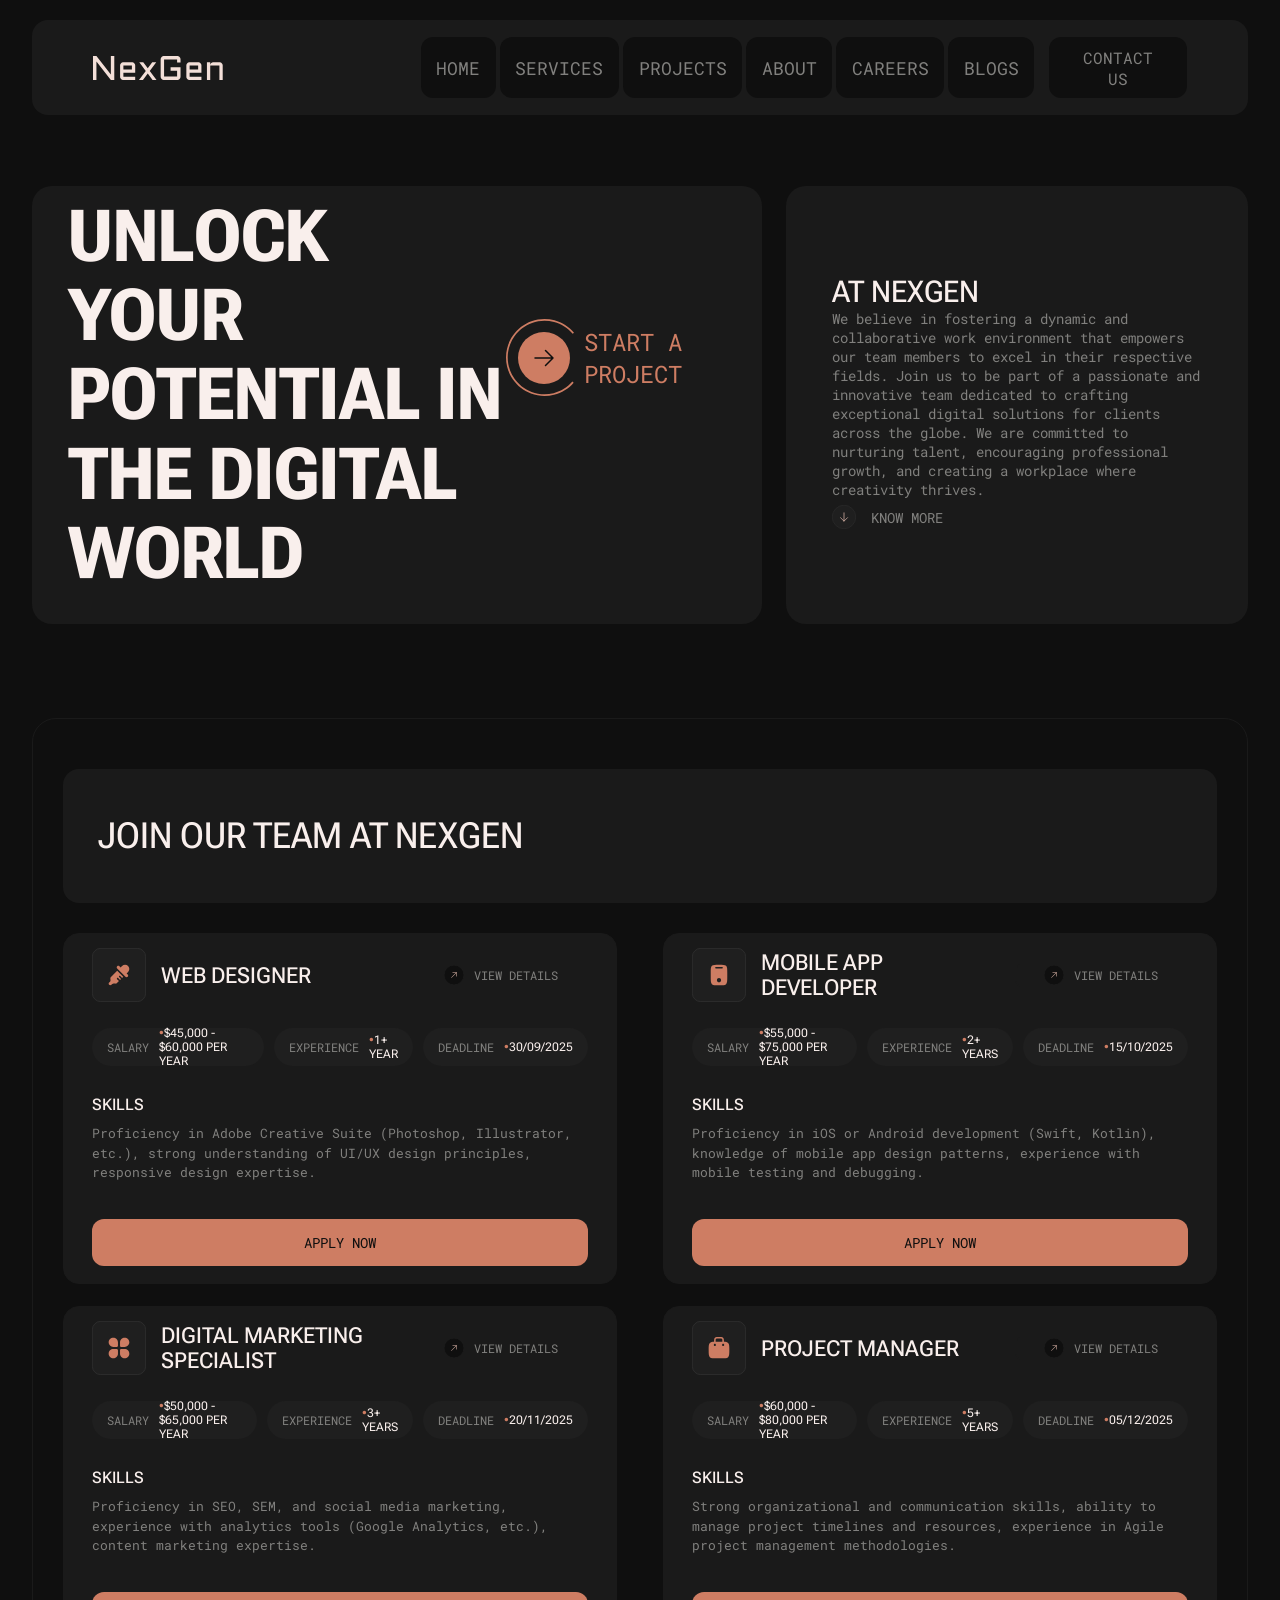
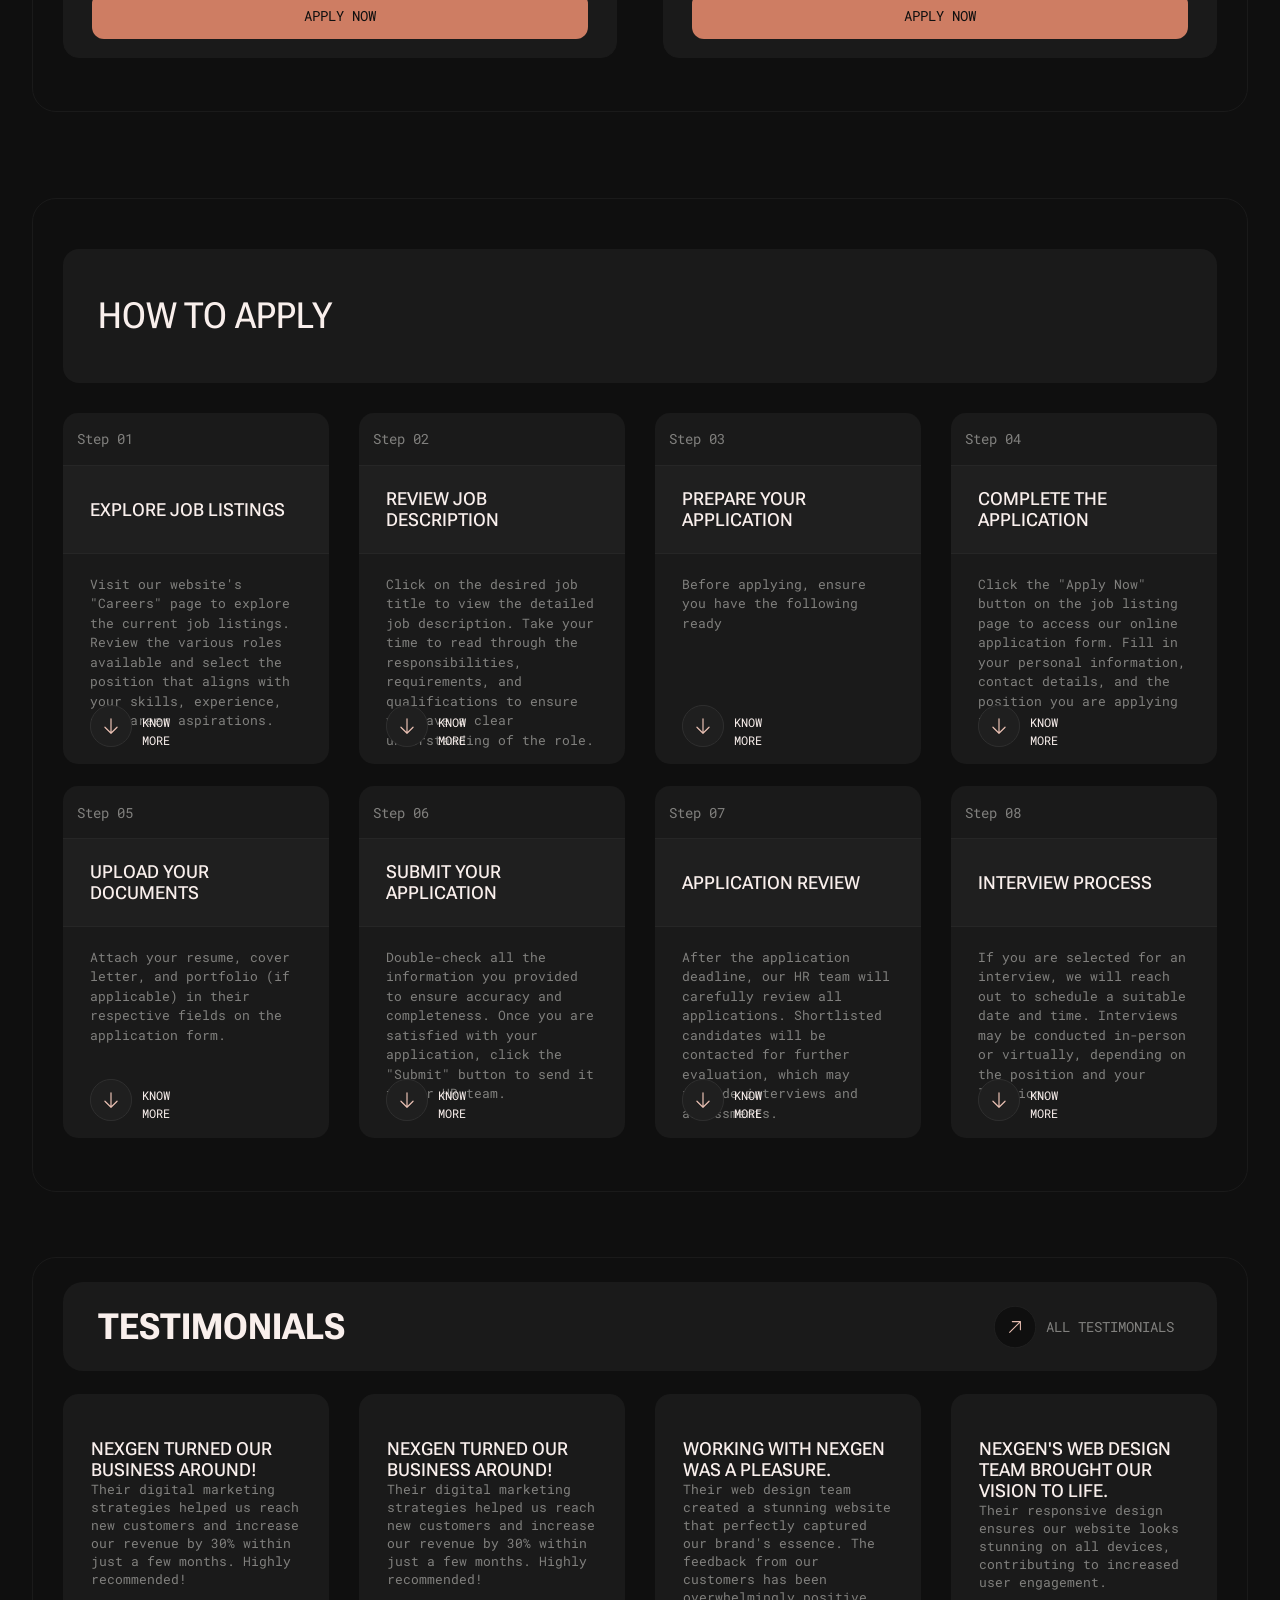
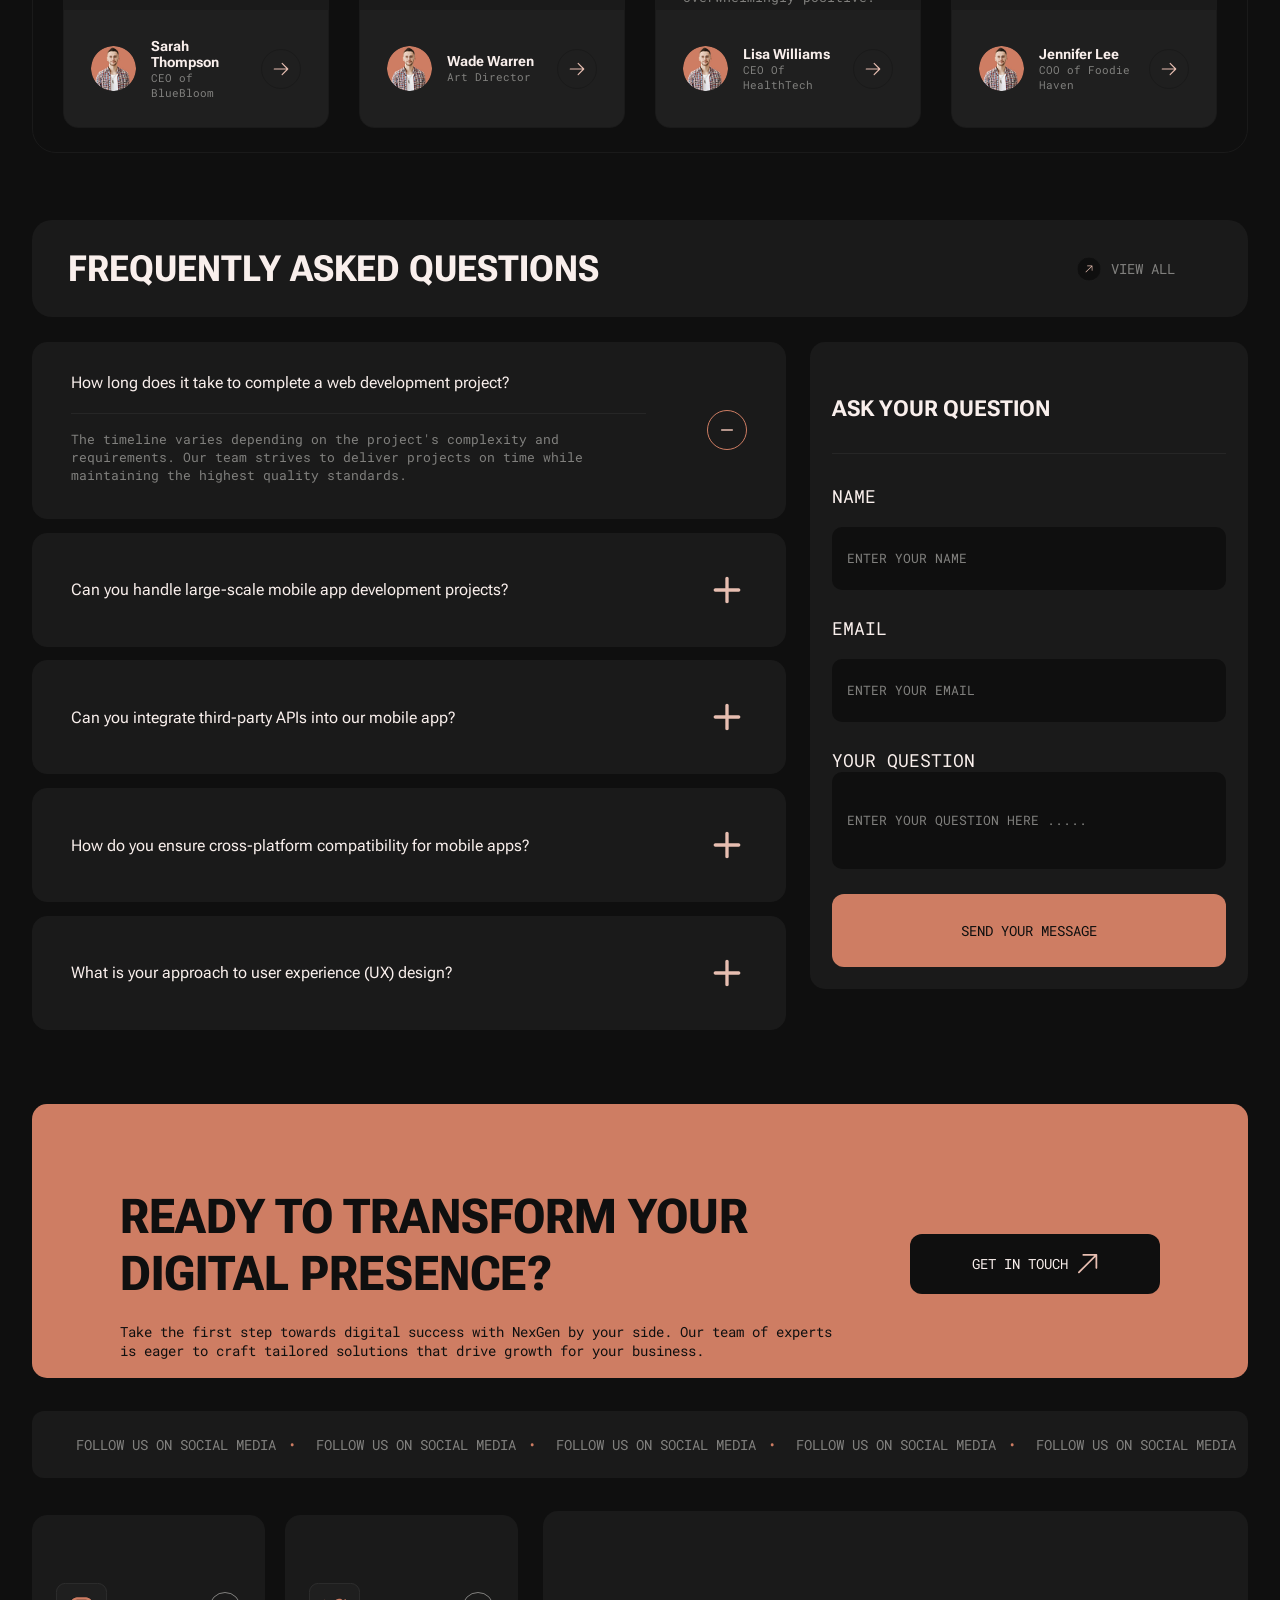
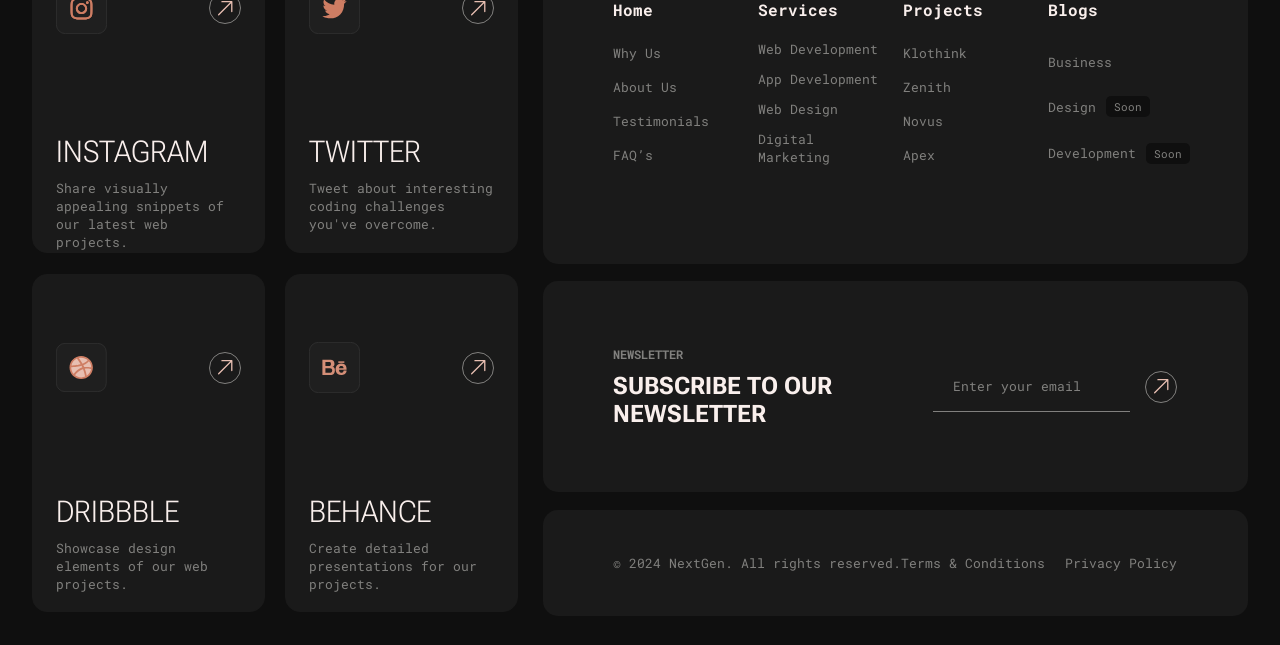
<file: careers/index.html>
<!DOCTYPE html>
<html lang="en">
<head>
    <meta charset="UTF-8">
    <meta name="viewport" content="width=device-width, initial-scale=1.0">
    <link rel="stylesheet" href="style.css">
    <title>Document</title>
    <link rel="preconnect" href="https://fonts.googleapis.com">
    <link rel="preconnect" href="https://fonts.gstatic.com" crossorigin>
    <link href="https://fonts.googleapis.com/css2?family=Roboto+Mono:ital,wght@0,100..700;1,100..700&display=swap" rel="stylesheet">
    <link rel="preconnect" href="https://fonts.googleapis.com">
    <link rel="preconnect" href="https://fonts.gstatic.com" crossorigin>
    <link href="https://fonts.googleapis.com/css2?family=Roboto+Flex:opsz,wght,XOPQ,XTRA,YOPQ,YTDE,YTFI,YTLC,YTUC@8..144,100..1000,96,468,79,-203,738,514,712&family=Roboto+Mono:ital,wght@0,100..700;1,100..700&display=swap" rel="stylesheet">
</head>
<body>
    <header>
        <div class="center_smenter">
            <div class="center">
                <img src="../resource/logos_znachki/Logo.svg" alt="" onclick="">
                <nav>
                    <ul>
                        <a href="../main/index.html">Home</a>
                        <a href="../service/index.html">Services</a>
                        <a href="../project/index.html">Projects</a>
                        <a href="../about/index.html">About</a>
                        <a href="../careers/index.html">Careers</a>
                        <a href="../blog/index.html">Blogs</a>
                    </ul>
                    <button onclick="window.location.href='../contact/index.html'">
                        Contact Us
                    </button>
                </nav>
            </div>
        </div>
    </header>

    <section class="main">
        <div class="huina_huini">
            <div class="cneter">
                <div class="left">
                    <div class="center">
                        <div class="verh">
                            <h1>Unlock Your Potential in the Digital World</h1>
                            <button><img src="../resource/logos_znachki/Button.svg" alt=""><p>Start a Project</p></button>
                        </div>
                    </div>
                </div>
                <div class="right">
                    <div class="center">
                        <h6>At NexGen</h6>
                        <p>We believe in fostering a dynamic and collaborative work environment that empowers our team members to excel in their respective fields. Join us to be part of a passionate and innovative team dedicated to crafting exceptional digital solutions for clients across the globe. We are committed to nurturing talent, encouraging professional growth, and creating a workplace where creativity thrives.</p>
                        <button>
                            <img src="../resource/logos_znachki/down_arrow.svg" alt="">
                            <p>Know More</p>
                        </button>
                        
                    </div>
                </div>
            </div>
        </div>
        
    </section>

    <section class="join">
        <div class="obvodka">
            <div class="cneter">
                <div class="up">
                    <h1>Join Our Team at NexGen</h1>
                </div>
                <div class="down">
                    <article>
                        <div class="center">
                            <div class="verh">
                                <div>
                                    <img src="../resource/logos_znachki/pipi/Icon Container.svg" alt="">
                                    <h4>WEB DESIGNER</h4>
                                </div>
                                <button class="right">
                                    <img src="../resource/logos_znachki/znach-daunload.svg" alt="">
                                    <p>View Details</p>
                                </button>
                            </div>
                            <div class="tags">
                                <div>
                                    <span>Salary</span>
                                    <li>$45,000 - $60,000 per year</li>
                                </div>
                                <div>
                                    <span>Experience</span>
                                    <li>1+ year</li>
                                </div>
                                <div>
                                    <span>Deadline</span>
                                    <li>30/09/2025</li>
                                </div>
                            </div>
                            <div class="text">
                                <h6>SKILLS</h6>
                                <p>Proficiency in Adobe Creative Suite (Photoshop, Illustrator, etc.), strong understanding of UI/UX design principles, responsive design expertise.</p>
                            </div>
                            <button>APPLY NOW</button>
                        </div>
                    </article>

                    <article>
                        <div class="center">
                            <div class="verh">
                                <div>
                                    <img src="../resource/logos_znachki/pipi/Icon Container-1.svg" alt="">
                                    <h4>MOBILE APP DEVELOPER</h4>
                                </div>
                                <button class="right">
                                    <img src="../resource/logos_znachki/znach-daunload.svg" alt="">
                                    <p>View Details</p>
                                </button>
                            </div>
                            <div class="tags">
                                <div>
                                    <span>Salary</span>
                                    <li>$55,000 - $75,000 per year</li>
                                </div>
                                <div>
                                    <span>Experience</span>
                                    <li>2+ years</li>
                                </div>
                                <div>
                                    <span>Deadline</span>
                                    <li>15/10/2025</li>
                                </div>
                            </div>
                            <div class="text">
                                <h6>SKILLS</h6>
                                <p>Proficiency in iOS or Android development (Swift, Kotlin), knowledge of mobile app design patterns, experience with mobile testing and debugging.</p>
                            </div>
                            <button>APPLY NOW</button>
                        </div>
                    </article>

                    <article>
                        <div class="center">
                            <div class="verh">
                                <div>
                                    <img src="../resource/logos_znachki/pipi/Icon Container-2.svg" alt="">
                                    <h4>DIGITAL MARKETING SPECIALIST</h4>
                                </div>
                                <button class="right">
                                    <img src="../resource/logos_znachki/znach-daunload.svg" alt="">
                                    <p>View Details</p>
                                </button>
                            </div>
                            <div class="tags">
                                <div>
                                    <span>Salary</span>
                                    <li>$50,000 - $65,000 per year</li>
                                </div>
                                <div>
                                    <span>Experience</span>
                                    <li>3+ years</li>
                                </div>
                                <div>
                                    <span>Deadline</span>
                                    <li>20/11/2025</li>
                                </div>
                            </div>
                            <div class="text">
                                <h6>SKILLS</h6>
                                <p>Proficiency in SEO, SEM, and social media marketing, experience with analytics tools (Google Analytics, etc.), content marketing expertise.</p>
                            </div>
                            <button>APPLY NOW</button>
                        </div>
                    </article>

                    <article>
                        <div class="center">
                            <div class="verh">
                                <div>
                                    <img src="../resource/logos_znachki/pipi/Icon Container-3.svg" alt="">
                                    <h4>PROJECT MANAGER</h4>
                                </div>
                                <button class="right">
                                    <img src="../resource/logos_znachki/znach-daunload.svg" alt="">
                                    <p>View Details</p>
                                </button>
                            </div>
                            <div class="tags">
                                <div>
                                    <span>Salary</span>
                                    <li>$60,000 - $80,000 per year</li>
                                </div>
                                <div>
                                    <span>Experience</span>
                                    <li>5+ years</li>
                                </div>
                                <div>
                                    <span>Deadline</span>
                                    <li>05/12/2025</li>
                                </div>
                            </div>
                            <div class="text">
                                <h6>SKILLS</h6>
                                <p>Strong organizational and communication skills, ability to manage project timelines and resources, experience in Agile project management methodologies.</p>
                            </div>
                            <button>APPLY NOW</button>
                        </div>
                    </article>
                </div>
            </div>
        </div>
    </section>

    <section class="apply">
        <div class="obvodka">
            <div class="cneter">
                <div class="up">
                    <div class="center">
                        <h1>How to Apply</h1>
                    </div>
                </div>
                <div class="down">
                    <article>
                        <div class="verh">
                            <p>Step 01</p>
                        </div>
                        <div class="title">
                            <div class="center">
                                <h4>Explore Job Listings</h4>
                            </div>
                        </div>
                        <div class="niz">
                            <div class="center">
                                <p>Visit our website's "Careers" page to explore the current job listings. Review the various roles available and select the position that aligns with your skills, experience, and career aspirations.</p>
                                <button>
                                    <img src="../resource/logos_znachki/down_arrow.svg" alt="">
                                    <p>Know More</p>
                                </button>
                            </div>
                        </div>
                    </article>

                    <article>
                        <div class="verh">
                            <p>Step 02</p>
                        </div>
                        <div class="title">
                            <div class="center">
                                <h4>Review Job Description</h4>
                            </div>
                        </div>
                        <div class="niz">
                            <div class="center">
                                <p>Click on the desired job title to view the detailed job description. Take your time to read through the responsibilities, requirements, and qualifications to ensure you have a clear understanding of the role.</p>
                                <button>
                                    <img src="../resource/logos_znachki/down_arrow.svg" alt="">
                                    <p>Know More</p>
                                </button>
                            </div>
                        </div>
                    </article>

                    <article>
                        <div class="verh">
                            <p>Step 03</p>
                        </div>
                        <div class="title">
                            <div class="center">
                                <h4>Prepare Your Application</h4>
                            </div>
                        </div>
                        <div class="niz">
                            <div class="center">
                                <p>Before applying, ensure you have the following ready</p>
                                <button>
                                    <img src="../resource/logos_znachki/down_arrow.svg" alt="">
                                    <p>Know More</p>
                                </button>
                            </div>
                        </div>
                    </article>

                    <article>
                        <div class="verh">
                            <p>Step 04</p>
                        </div>
                        <div class="title">
                            <div class="center">
                                <h4>Complete The Application</h4>
                            </div>
                        </div>
                        <div class="niz">
                            <div class="center">
                                <p>Click the "Apply Now" button on the job listing page to access our online application form. Fill in your personal information, contact details, and the position you are applying for.</p>
                                <button>
                                    <img src="../resource/logos_znachki/down_arrow.svg" alt="">
                                    <p>Know More</p>
                                </button>
                            </div>
                        </div>
                    </article>

                    <article>
                        <div class="verh">
                            <p>Step 05</p>
                        </div>
                        <div class="title">
                            <div class="center">
                                <h4>Upload Your Documents</h4>
                            </div>
                        </div>
                        <div class="niz">
                            <div class="center">
                                <p>Attach your resume, cover letter, and portfolio (if applicable) in their respective fields on the application form.</p>
                                <button>
                                    <img src="../resource/logos_znachki/down_arrow.svg" alt="">
                                    <p>Know More</p>
                                </button>
                            </div>
                        </div>
                    </article>

                    <article>
                        <div class="verh">
                            <p>Step 06</p>
                        </div>
                        <div class="title">
                            <div class="center">
                                <h4>Submit Your Application</h4>
                            </div>
                        </div>
                        <div class="niz">
                            <div class="center">
                                <p>Double-check all the information you provided to ensure accuracy and completeness. Once you are satisfied with your application, click the "Submit" button to send it to our HR team.</p>
                                <button>
                                    <img src="../resource/logos_znachki/down_arrow.svg" alt="">
                                    <p>Know More</p>
                                </button>
                            </div>
                        </div>
                    </article>

                    <article>
                        <div class="verh">
                            <p>Step 07</p>
                        </div>
                        <div class="title">
                            <div class="center">
                                <h4>Application Review</h4>
                            </div>
                        </div>
                        <div class="niz">
                            <div class="center">
                                <p>After the application deadline, our HR team will carefully review all applications. Shortlisted candidates will be contacted for further evaluation, which may include interviews and assessments.</p>
                                <button>
                                    <img src="../resource/logos_znachki/down_arrow.svg" alt="">
                                    <p>Know More</p>
                                </button>
                            </div>
                        </div>
                    </article>

                    <article>
                        <div class="verh">
                            <p>Step 08</p>
                        </div>
                        <div class="title">
                            <div class="center">
                                <h4>Interview Process</h4>
                            </div>
                        </div>
                        <div class="niz">
                            <div class="center">
                                <p>If you are selected for an interview, we will reach out to schedule a suitable date and time. Interviews may be conducted in-person or virtually, depending on the position and your location.</p>
                                <button>
                                    <img src="../resource/logos_znachki/down_arrow.svg" alt="">
                                    <p>Know More</p>
                                </button>
                            </div>
                        </div>
                    </article>
                </div>
            </div>
        </div>
    </section>

    <section class="testimonials">
        <div class="huhuhu">
            <div class="cneter">
                <div class="up">
                    <div class="center">
                        <h1>Testimonials</h1>
                        <button>
                            <img src="../resource/logos_znachki/znach-daunload.svg" alt="">
                            <p>ALL Testimonials</p>
                        </button>
                    </div>
                </div>
                <div class="down">
                    <article>
                        <div class="verh">
                            <div class="center">
                                <h6>NexGen turned our business around!</h6>
                                <p>Their digital marketing strategies helped us reach new customers and increase our revenue by 30% within just a few months. Highly recommended!</p>
                            </div>
                        </div>
                        <div class="niz">
                            <div class="center">
                                <img src="../resource/image/testisasty/Image-1.png" alt="">
                                <div>
                                    <h6>Sarah Thompson</h6>
                                    <p>CEO of BlueBloom</p>
                                </div>
                                <button>
                                    <img src="../resource/logos_znachki/right-arrow.svg" alt="">
                                </button>
                            </div>
                        </div>
                    </article>

                    <article>
                        <div class="verh">
                            <div class="center">
                                <h6>NexGen turned our business around!</h6>
                                <p>Their digital marketing strategies helped us reach new customers and increase our revenue by 30% within just a few months. Highly recommended!</p>
                            </div>
                        </div>
                        <div class="niz">
                            <div class="center">
                                <img src="../resource/image/testisasty/Image-1.png" alt="">
                                <div>
                                    <h6>Wade Warren</h6>
                                    <p>Art Director</p>
                                </div>
                                <button>
                                    <img src="../resource/logos_znachki/right-arrow.svg" alt="">
                                </button>
                            </div>
                        </div>
                    </article>

                    <article>
                        <div class="verh">
                            <div class="center">
                                <h6>Working with NexGen was a pleasure.</h6>
                                <p>Their web design team created a stunning website that perfectly captured our brand's essence. The feedback from our customers has been overwhelmingly positive.</p>
                            </div>
                        </div>
                        <div class="niz">
                            <div class="center">
                                <img src="../resource/image/testisasty/Image-1.png" alt="">
                                <div>
                                    <h6>Lisa Williams</h6>
                                    <p>CEO Of HealthTech</p>
                                </div>
                                <button>
                                    <img src="../resource/logos_znachki/right-arrow.svg" alt="">
                                </button>
                            </div>
                        </div>
                    </article>

                    <article>
                        <div class="verh">
                            <div class="center">
                                <h6>NexGen's web design team brought our vision to life.</h6>
                                <p>Their responsive design ensures our website looks stunning on all devices, contributing to increased user engagement.</p>
                            </div>
                        </div>
                        <div class="niz">
                            <div class="center">
                                <img src="../resource/image/testisasty/Image-1.png" alt="">
                                <div>
                                    <h6>Jennifer Lee</h6>
                                    <p>COO of Foodie Haven</p>
                                </div>
                                <button>
                                    <img src="../resource/logos_znachki/right-arrow.svg" alt="">
                                </button>
                            </div>
                        </div>
                    </article>
                </div>
            </div>
        </div>
    </section>

    <section class="qAa">
        <div class="cneter">
            <div class="up">
                <div class="center">
                    <h1>Frequently Asked Questions</h1>
                    <button>
                        <img src="../resource/logos_znachki/znach-daunload.svg" alt="">
                        <p>View All</p>
                    </button>
                </div>
                <div class="down">
                    <div class="left">
                        <article class="active">
                            <div class="center_art">
                                <div class="txt_content">
                                    <span>How long does it take to complete a web development project?</span>
                                    <p>The timeline varies depending on the project's complexity and requirements. Our team strives to deliver projects on time while maintaining the highest quality standards.</p>
                                </div>
                                <button>
                                    <img src="../resource/logos_znachki/q&a/-.svg" alt="">
                                </button>
                            </div>
                        </article>

                        <article>
                            <div class="center_art">
                                <span>Can you handle large-scale mobile app development projects?</span>
                                <img src="../resource/logos_znachki/q&a/+.svg" alt="">
                        </article>

                        <article>
                            <div class="center_art">
                                <span>Can you integrate third-party APIs into our mobile app?</span>
                                <img src="../resource/logos_znachki/q&a/+.svg" alt="">
                        </article>

                        <article>
                            <div class="center_art">
                                <span>How do you ensure cross-platform compatibility for mobile apps?</span>
                                <img src="../resource/logos_znachki/q&a/+.svg" alt="">
                        </article>

                        <article>
                            <div class="center_art">
                                <span>What is your approach to user experience (UX) design?</span>
                                <img src="../resource/logos_znachki/q&a/+.svg" alt="">
                        </article>
                    </div>
                    <div class="right">
                        <div class="center_w">
                            <div class="verh">
                                <h4>Ask your question</h4>
                            </div>
                            <div class="down">
                                <div>
                                    <p>Name</p>
                                    <input type="text" placeholder="Enter your name">
                                </div>
                                <div>
                                    <p>Email</p>
                                    <input type="text" placeholder="Enter your email">
                                </div>
                                <div>
                                    <p>Your Question</p>
                                    <input type="text" placeholder="Enter Your Question Here .....">
                                </div>
                                <button>Send Your Message</button>
                            </div>
                        </div>
                    </div>
                </div>
            </div>
                
        </div>
    </section>

    <footer>
        
        <div class="main_center">
            <div class="digital">
                <div class="cneter">
                    <div class="puding">
                        <h1>Ready to Transform Your Digital Presence?</h1>
                        <p>Take the first step towards digital success with NexGen by your side. Our team of experts is eager to craft tailored solutions that drive growth for your business.</p>
                    </div>
                    <div class="duding">
                        <button>
                            <p>Get in Touch</p>
                            <img src="../resource/logos_znachki/piu.svg" alt="">
                        </button>
                    </div>
                </div>
            </div>
            <div class="lenta">
                <li>Follow Us on Social Media</li>
                <li>Follow Us on Social Media</li>
                <li>Follow Us on Social Media</li>
                <li>Follow Us on Social Media</li>
                <li>Follow Us on Social Media</li>
                <li>Follow Us on Social Media</li>
            </div>
            <div class="sam_footer">
                <div class="left">
                    <article>
                        <div class="center_art">
                            <div class="verh">
                                <img src="../resource/logos_znachki/footer_socity/Icon Container.svg" alt="">
                                <button><img src="../resource/logos_znachki/piu.svg" alt=""></button>
                            </div>
                            <div class="niz">
                                <h6>INstagram</h6>
                                <p>Share visually appealing snippets of our latest web projects.</p>
                            </div>
                        </div>
                    </article>
                    <article>
                        <div class="center_art">
                            <div class="verh">
                                <img src="../resource/logos_znachki/footer_socity/Icon Container-1.svg" alt="">
                                <button><img src="../resource/logos_znachki/piu.svg" alt=""></button>
                            </div>
                            <div class="niz">
                                <h6>Twitter</h6>
                                <p>Tweet about interesting coding challenges you've overcome.</p>
                            </div>
                        </div>
                    </article>
                    <article>
                        <div class="center_art">
                            <div class="verh">
                                <img src="../resource/logos_znachki/footer_socity/Icon Container-2.svg" alt="">
                                <button><img src="../resource/logos_znachki/piu.svg" alt=""></button>
                            </div>
                            <div class="niz">
                                <h6>Dribbble</h6>
                                <p>Showcase design elements of our web projects.</p>
                            </div>
                        </div>
                    </article>
                    <article>
                        <div class="center_art">
                            <div class="verh">
                                <img src="../resource/logos_znachki/footer_socity/Icon Container-3.svg" alt="">
                                <button><img src="../resource/logos_znachki/piu.svg" alt=""></button>
                            </div>
                            <div class="niz">
                                <h6>Behance</h6>
                                <p>Create detailed presentations for our projects.</p>
                            </div>
                        </div>
                    </article>
                </div>
                <div class="right">
                    <div class="verh">
                        <div class="center_vse">
                            <ul>
                                <h3>Home</h3>
                                <a href="">Why Us</a>
                                <a href="">About Us</a>
                                <a href="">Testimonials</a>
                                <a href="">FAQ’s</a>
                            </ul>
                            <ul>
                                <h3>Services</h3>
                                <a href="">Web Development</a>
                                <a href="">App Development</a>
                                <a href="">Web Design</a>
                                <a href="">Digital Marketing</a>
                            </ul>
                            <ul>
                                <h3>Projects</h3>
                                <a href="">Klothink</a>
                                <a href="">Zenith</a>
                                <a href="">Novus</a>
                                <a href="">Apex</a>
                            </ul>
                            <ul>
                                <h3>Blogs</h3>
                                <a href="">Business</a>
                                <div>
                                    <a href="">Design</a><p>Soon</p>
                                </div>
                                <div>
                                    <a href="">Development</a><p>Soon</p>
                                </div> 
                            </ul>
                        </div>
                    </div>
                    <div class="sered">
                        <div class="center_sered">
                            <div class="pravo">
                                <h6>Newsletter</h6>
                                <h3>Subscribe To our Newsletter</h3>
                            </div>
                            <div class="levo">
                                <input type="text" placeholder="Enter your email">
                                <button><img src="../resource/logos_znachki/piu.svg" alt="">
                                </button>
                            </div>
                        </div>
                    </div>
                    <div class="niz">
                        <div class="center_n">
                            <p>© 2024 NextGen. All rights reserved.</p>
                            <div><p>Terms & Conditions</p><a href="">Privacy Policy</a></div>
                        </div>
                    </div>
                </div>
            </div>
        </div>
    </footer>
</body>
</html>
</file>
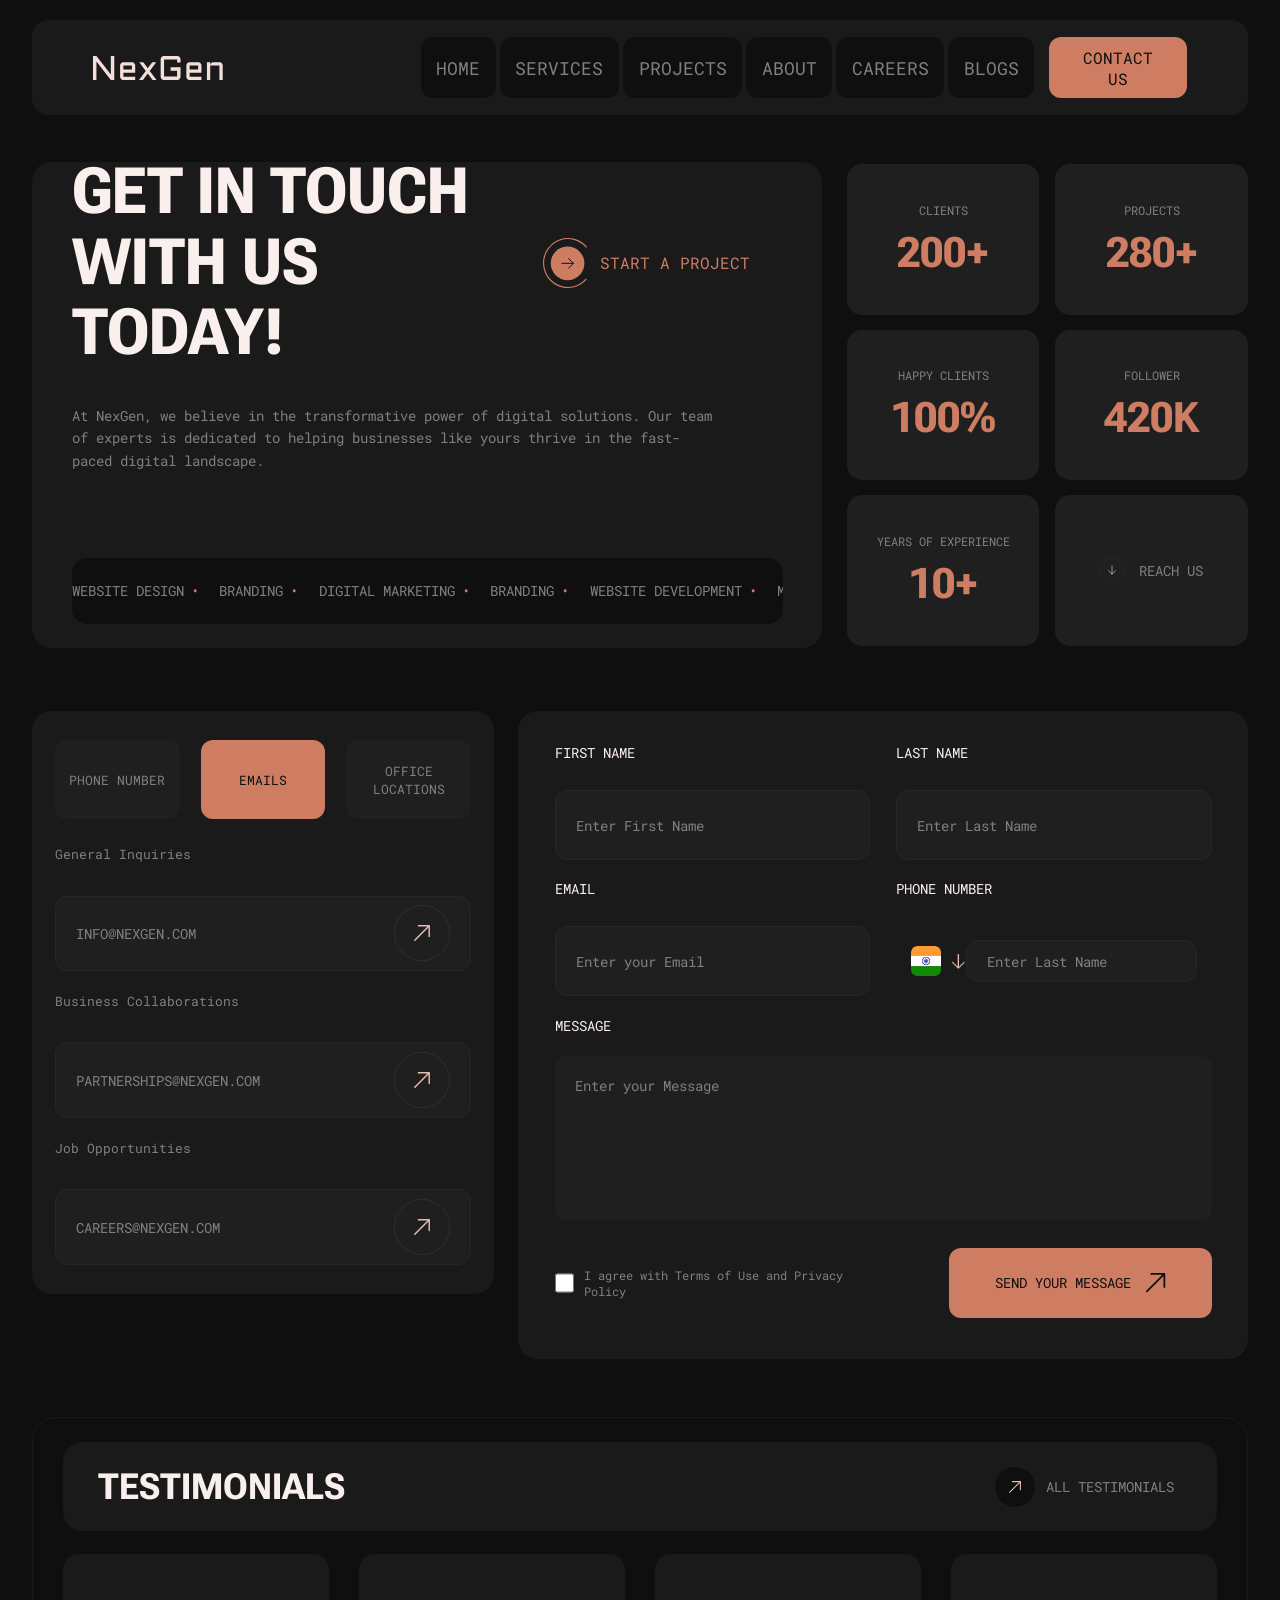
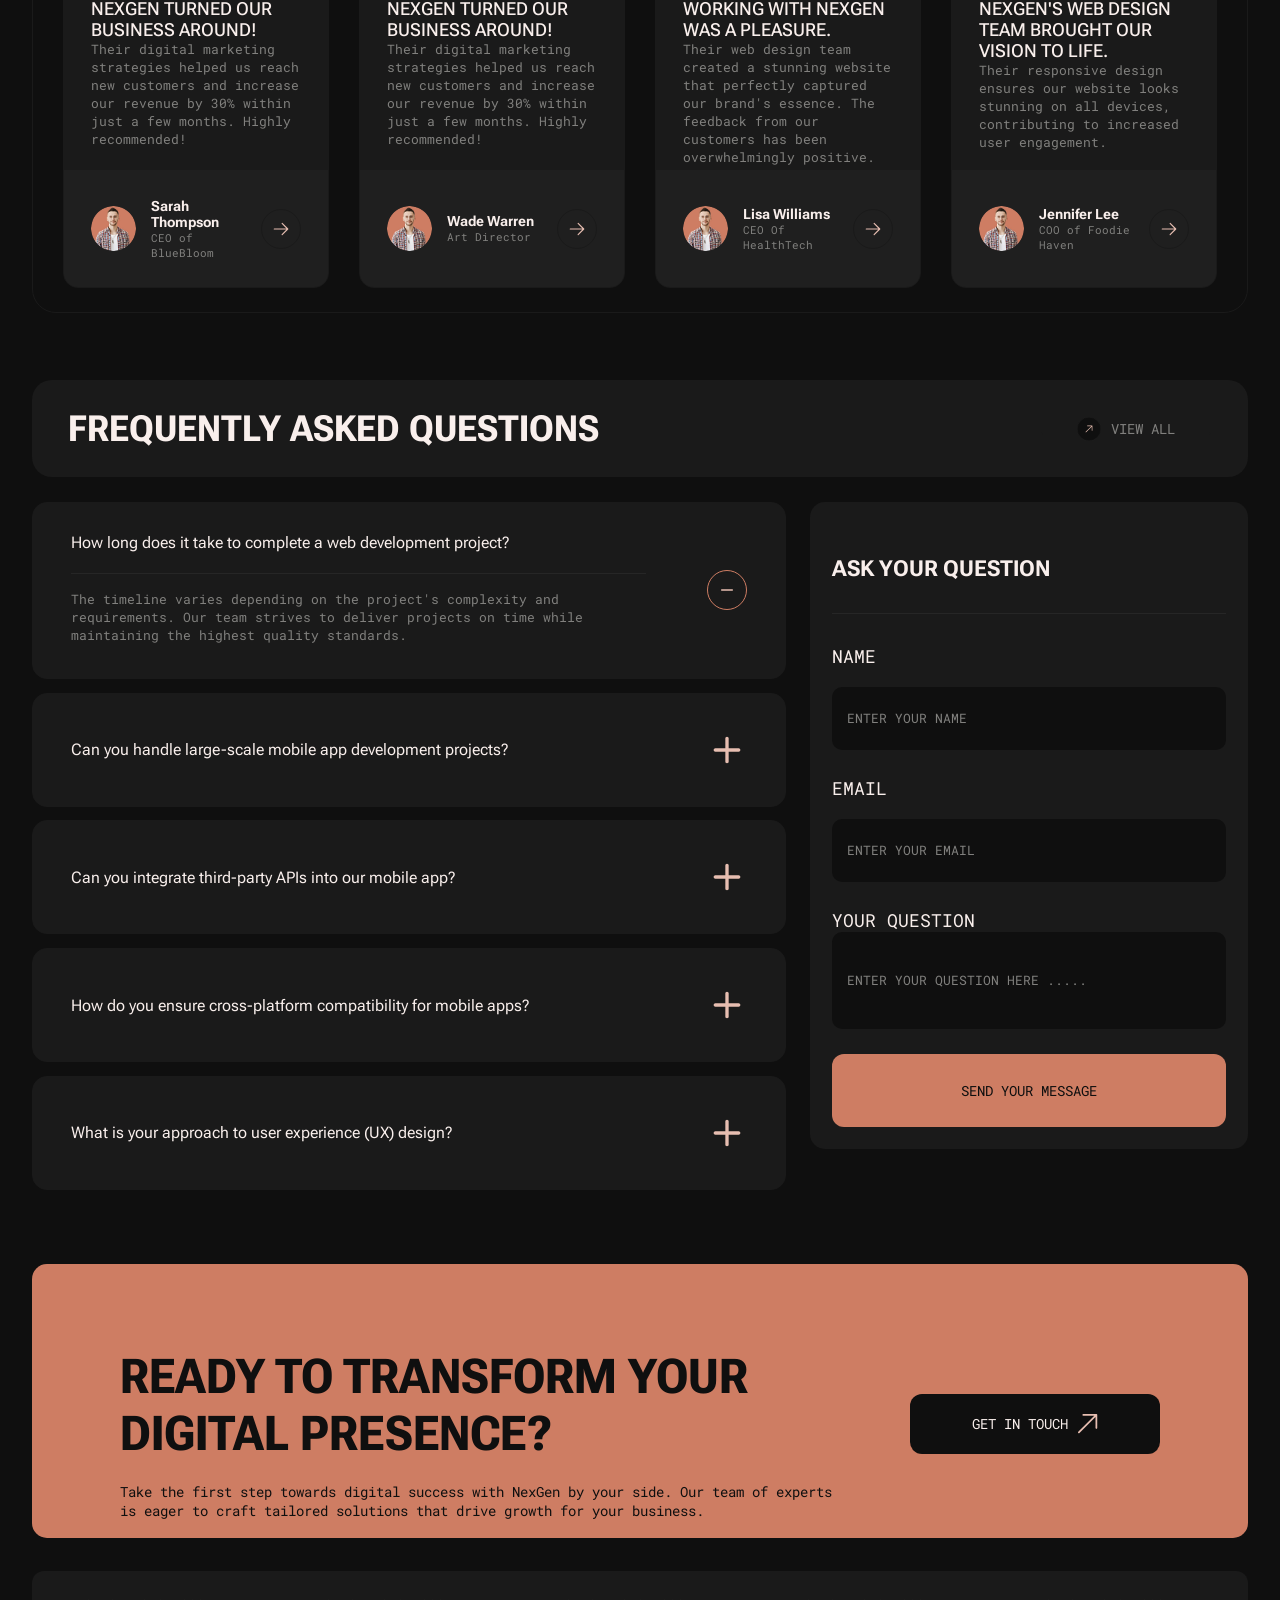
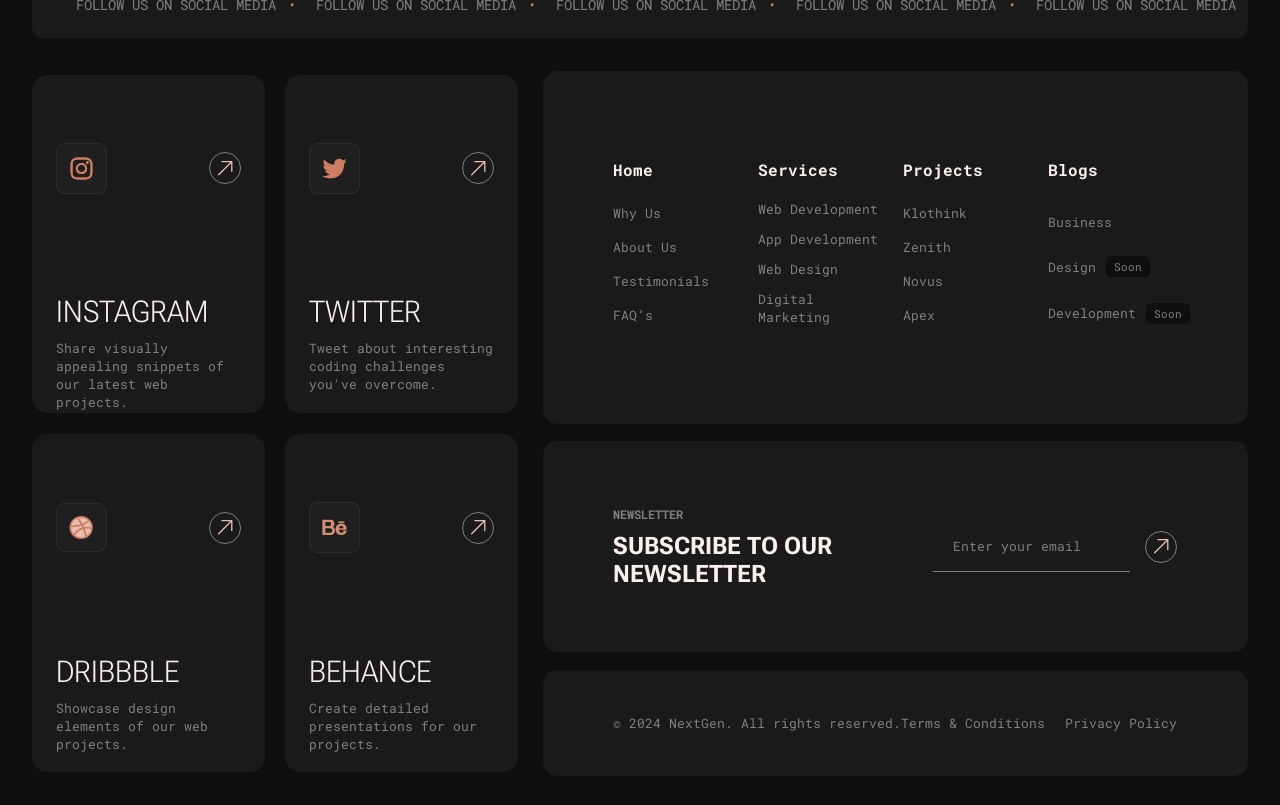
<file: contact/index.html>
<!DOCTYPE html>
<html lang="en">
<head>
    <meta charset="UTF-8">
    <meta name="viewport" content="width=device-width, initial-scale=1.0">
    <link rel="stylesheet" href="style.css">
    <title>Document</title>
    <link rel="preconnect" href="https://fonts.googleapis.com">
    <link rel="preconnect" href="https://fonts.gstatic.com" crossorigin>
    <link href="https://fonts.googleapis.com/css2?family=Roboto+Mono:ital,wght@0,100..700;1,100..700&display=swap" rel="stylesheet">
    <link rel="preconnect" href="https://fonts.googleapis.com">
    <link rel="preconnect" href="https://fonts.gstatic.com" crossorigin>
    <link href="https://fonts.googleapis.com/css2?family=Roboto+Flex:opsz,wght,XOPQ,XTRA,YOPQ,YTDE,YTFI,YTLC,YTUC@8..144,100..1000,96,468,79,-203,738,514,712&family=Roboto+Mono:ital,wght@0,100..700;1,100..700&display=swap" rel="stylesheet">
</head>
<body>
    <header>
        <div class="center_smenter">
            <div class="center">
                <img src="../resource/logos_znachki/Logo.svg" alt="" onclick="">
                <nav>
                    <ul>
                        <a href="../main/index.html">Home</a>
                        <a href="../service/index.html">Services</a>
                        <a href="../project/index.html">Projects</a>
                        <a href="../about/index.html">About</a>
                        <a href="../careers/index.html">Careers</a>
                        <a href="../blog/index.html">Blogs</a>
                    </ul>
                    <button onclick="window.location.href='../contact/index.html'">
                        Contact Us
                    </button>
                </nav>
            </div>
        </div>
    </header>

    <section class="main">
        <div class="cneter">
            <div class="up">
                <div class="left">
                    <div class="center">
                        <div class="verh">
                            <h1>Get in Touch with Us Today!</h1>
                            <button><img src="../resource/logos_znachki/Button.svg" alt=""><p>Start a Project</p></button>
                        </div>
                        <p>At NexGen, we believe in the transformative power of digital solutions. Our team of experts is dedicated to helping businesses like yours thrive in the fast-paced digital landscape.</p>
                        <div class="hiz">
                            <ul>
                                <li>Website Design</li>
                                <li>Branding</li>
                                <li>Digital Marketing</li>
                                <li>Branding</li>
                                <li>Website Development</li>
                                <li>Mobile App Development</li>
                                <li>Digital</li>
                            </ul>
                        </div>
                    </div>
                </div>
                <div class="right">
                    <div class="center">
                        <div>
                            <p>Clients</p>
                            <h6>200+</h6>
                        </div>

                        <div>
                            <p>PROJECTS</p>
                            <h6>280+</h6>
                        </div>

                        <div>
                            <p>HAPPY CLIENTS</p>
                            <h6>100%</h6>
                        </div>

                        <div>
                            <p>FOLLOWER</p>
                            <h6>420K</h6>
                        </div>

                        <div>
                            <p>Years Of Experience</p>
                            <h6>10+</h6>
                        </div>

                        <div>
                            <button>
                                <img src="../resource/logos_znachki/down_arrow.svg" alt="">
                                <p>Reach Us</p>
                            </button>
                        </div>

                    </div>
                </div>
            </div>
        </div>
    </section>

    <section class="contacts">
        <div class="cneter">
            <div class="left">
                <div class="center">
                    <div class="verh">
                        <button>Phone Number</button>
                        <button>Emails</button>
                        <button>Office Locations</button>
                    </div>
                    <div class="niz">
                        <div class="general">
                            <p>General Inquiries</p>
                            <div class="input_button">
                                <input type="text" placeholder="info@NexGen.com">
                                <div>
                                    <button><img src="../resource/image/blog_info/Button.svg" alt=""></button>
                                </div>
                            </div>
                        </div>

                        <div class="general">
                            <p>Business Collaborations</p>
                            <div class="input_button">
                                <input type="text" placeholder="partnerships@NexGen.com">
                                <div>
                                    <button><img src="../resource/image/blog_info/Button.svg" alt=""></button>
                                </div>
                            </div>
                        </div>

                        <div class="general">
                            <p>Job Opportunities</p>
                            <div class="input_button">
                                <input type="text" placeholder="careers@NexGen.com">
                                <div>
                                    <button><img src="../resource/image/blog_info/Button.svg" alt=""></button>
                                </div>
                            </div>
                        </div>
                    </div>
                </div>
            </div>

            <div class="vsykoe">
                <div class="center">
                    <div class="verh">
                        <div class="input_name">
                            <p>First Name</p>
                            <input type="text" placeholder="Enter First Name">
                        </div>
                        <div class="input_name">
                            <p>Last Name</p>
                            <input type="text" placeholder="Enter Last Name">
                        </div>
                    </div>

                    <div class="verh">
                        <div class="input_name">
                            <p>Email</p>
                            <input type="text" placeholder="Enter your Email">
                        </div>
                        <div class="input_name">
                            <p>Phone Number</p>
                            <div class="lilpump">
                                <div>
                                    <img src="../resource/image/blog_info/india.png" alt="">
                                    <img src="../resource/image/blog_info/down.png" alt="">
                                </div>
                                <input type="text" placeholder="Enter Last Name">
                            </div>
                        </div>
                        
                    </div>
                    <div class="big_papa">
                        <p>Message</p>
                        <textarea name="" id="" placeholder="Enter your Message"></textarea>
                    </div>
                    <div class="send_">
                        <div>
                            <input type="checkbox">
                            <a href="">I agree with Terms of Use and Privacy Policy</a>
                        </div>
                        <button>
                            <p>Send Your Message</p>
                            <img src="../resource/image/blog_info/chuckha.png" alt="">
                        </button>
                    </div>
                </div>
            </div>
        </div>
    </section>

    <section class="testimonials">
        <div class="huhuhu">
            <div class="cneter">
                <div class="up">
                    <div class="center">
                        <h1>Testimonials</h1>
                        <button>
                            <img src="../resource/logos_znachki/znach-daunload.svg" alt="">
                            <p>ALL Testimonials</p>
                        </button>
                    </div>
                </div>
                <div class="down">
                    <article>
                        <div class="verh">
                            <div class="center">
                                <h6>NexGen turned our business around!</h6>
                                <p>Their digital marketing strategies helped us reach new customers and increase our revenue by 30% within just a few months. Highly recommended!</p>
                            </div>
                        </div>
                        <div class="niz">
                            <div class="center">
                                <img src="../resource/image/testisasty/Image-1.png" alt="">
                                <div>
                                    <h6>Sarah Thompson</h6>
                                    <p>CEO of BlueBloom</p>
                                </div>
                                <button>
                                    <img src="../resource/logos_znachki/right-arrow.svg" alt="">
                                </button>
                            </div>
                        </div>
                    </article>

                    <article>
                        <div class="verh">
                            <div class="center">
                                <h6>NexGen turned our business around!</h6>
                                <p>Their digital marketing strategies helped us reach new customers and increase our revenue by 30% within just a few months. Highly recommended!</p>
                            </div>
                        </div>
                        <div class="niz">
                            <div class="center">
                                <img src="../resource/image/testisasty/Image-1.png" alt="">
                                <div>
                                    <h6>Wade Warren</h6>
                                    <p>Art Director</p>
                                </div>
                                <button>
                                    <img src="../resource/logos_znachki/right-arrow.svg" alt="">
                                </button>
                            </div>
                        </div>
                    </article>

                    <article>
                        <div class="verh">
                            <div class="center">
                                <h6>Working with NexGen was a pleasure.</h6>
                                <p>Their web design team created a stunning website that perfectly captured our brand's essence. The feedback from our customers has been overwhelmingly positive.</p>
                            </div>
                        </div>
                        <div class="niz">
                            <div class="center">
                                <img src="../resource/image/testisasty/Image-1.png" alt="">
                                <div>
                                    <h6>Lisa Williams</h6>
                                    <p>CEO Of HealthTech</p>
                                </div>
                                <button>
                                    <img src="../resource/logos_znachki/right-arrow.svg" alt="">
                                </button>
                            </div>
                        </div>
                    </article>

                    <article>
                        <div class="verh">
                            <div class="center">
                                <h6>NexGen's web design team brought our vision to life.</h6>
                                <p>Their responsive design ensures our website looks stunning on all devices, contributing to increased user engagement.</p>
                            </div>
                        </div>
                        <div class="niz">
                            <div class="center">
                                <img src="../resource/image/testisasty/Image-1.png" alt="">
                                <div>
                                    <h6>Jennifer Lee</h6>
                                    <p>COO of Foodie Haven</p>
                                </div>
                                <button>
                                    <img src="../resource/logos_znachki/right-arrow.svg" alt="">
                                </button>
                            </div>
                        </div>
                    </article>
                </div>
            </div>
        </div>
    </section>

    <section class="qAa">
        <div class="cneter">
            <div class="up">
                <div class="center">
                    <h1>Frequently Asked Questions</h1>
                    <button>
                        <img src="../resource/logos_znachki/znach-daunload.svg" alt="">
                        <p>View All</p>
                    </button>
                </div>
                <div class="down">
                    <div class="left">
                        <article class="active">
                            <div class="center_art">
                                <div class="txt_content">
                                    <span>How long does it take to complete a web development project?</span>
                                    <p>The timeline varies depending on the project's complexity and requirements. Our team strives to deliver projects on time while maintaining the highest quality standards.</p>
                                </div>
                                <button>
                                    <img src="../resource/logos_znachki/q&a/-.svg" alt="">
                                </button>
                            </div>
                        </article>

                        <article>
                            <div class="center_art">
                                <span>Can you handle large-scale mobile app development projects?</span>
                                <img src="../resource/logos_znachki/q&a/+.svg" alt="">
                        </article>

                        <article>
                            <div class="center_art">
                                <span>Can you integrate third-party APIs into our mobile app?</span>
                                <img src="../resource/logos_znachki/q&a/+.svg" alt="">
                        </article>

                        <article>
                            <div class="center_art">
                                <span>How do you ensure cross-platform compatibility for mobile apps?</span>
                                <img src="../resource/logos_znachki/q&a/+.svg" alt="">
                        </article>

                        <article>
                            <div class="center_art">
                                <span>What is your approach to user experience (UX) design?</span>
                                <img src="../resource/logos_znachki/q&a/+.svg" alt="">
                        </article>
                    </div>
                    <div class="right">
                        <div class="center_w">
                            <div class="verh">
                                <h4>Ask your question</h4>
                            </div>
                            <div class="down">
                                <div>
                                    <p>Name</p>
                                    <input type="text" placeholder="Enter your name">
                                </div>
                                <div>
                                    <p>Email</p>
                                    <input type="text" placeholder="Enter your email">
                                </div>
                                <div>
                                    <p>Your Question</p>
                                    <input type="text" placeholder="Enter Your Question Here .....">
                                </div>
                                <button>Send Your Message</button>
                            </div>
                        </div>
                    </div>
                </div>
            </div>
                
        </div>
    </section>

    
    <footer>
        
        <div class="main_center">
            <div class="digital">
                <div class="cneter">
                    <div class="puding">
                        <h1>Ready to Transform Your Digital Presence?</h1>
                        <p>Take the first step towards digital success with NexGen by your side. Our team of experts is eager to craft tailored solutions that drive growth for your business.</p>
                    </div>
                    <div class="duding">
                        <button>
                            <p>Get in Touch</p>
                            <img src="../resource/logos_znachki/piu.svg" alt="">
                        </button>
                    </div>
                </div>
            </div>
            <div class="lenta">
                <li>Follow Us on Social Media</li>
                <li>Follow Us on Social Media</li>
                <li>Follow Us on Social Media</li>
                <li>Follow Us on Social Media</li>
                <li>Follow Us on Social Media</li>
                <li>Follow Us on Social Media</li>
            </div>
            <div class="sam_footer">
                <div class="left">
                    <article>
                        <div class="center_art">
                            <div class="verh">
                                <img src="../resource/logos_znachki/footer_socity/Icon Container.svg" alt="">
                                <button><img src="../resource/logos_znachki/piu.svg" alt=""></button>
                            </div>
                            <div class="niz">
                                <h6>INstagram</h6>
                                <p>Share visually appealing snippets of our latest web projects.</p>
                            </div>
                        </div>
                    </article>
                    <article>
                        <div class="center_art">
                            <div class="verh">
                                <img src="../resource/logos_znachki/footer_socity/Icon Container-1.svg" alt="">
                                <button><img src="../resource/logos_znachki/piu.svg" alt=""></button>
                            </div>
                            <div class="niz">
                                <h6>Twitter</h6>
                                <p>Tweet about interesting coding challenges you've overcome.</p>
                            </div>
                        </div>
                    </article>
                    <article>
                        <div class="center_art">
                            <div class="verh">
                                <img src="../resource/logos_znachki/footer_socity/Icon Container-2.svg" alt="">
                                <button><img src="../resource/logos_znachki/piu.svg" alt=""></button>
                            </div>
                            <div class="niz">
                                <h6>Dribbble</h6>
                                <p>Showcase design elements of our web projects.</p>
                            </div>
                        </div>
                    </article>
                    <article>
                        <div class="center_art">
                            <div class="verh">
                                <img src="../resource/logos_znachki/footer_socity/Icon Container-3.svg" alt="">
                                <button><img src="../resource/logos_znachki/piu.svg" alt=""></button>
                            </div>
                            <div class="niz">
                                <h6>Behance</h6>
                                <p>Create detailed presentations for our projects.</p>
                            </div>
                        </div>
                    </article>
                </div>
                <div class="right">
                    <div class="verh">
                        <div class="center_vse">
                            <ul>
                                <h3>Home</h3>
                                <a href="">Why Us</a>
                                <a href="">About Us</a>
                                <a href="">Testimonials</a>
                                <a href="">FAQ’s</a>
                            </ul>
                            <ul>
                                <h3>Services</h3>
                                <a href="">Web Development</a>
                                <a href="">App Development</a>
                                <a href="">Web Design</a>
                                <a href="">Digital Marketing</a>
                            </ul>
                            <ul>
                                <h3>Projects</h3>
                                <a href="">Klothink</a>
                                <a href="">Zenith</a>
                                <a href="">Novus</a>
                                <a href="">Apex</a>
                            </ul>
                            <ul>
                                <h3>Blogs</h3>
                                <a href="">Business</a>
                                <div>
                                    <a href="">Design</a><p>Soon</p>
                                </div>
                                <div>
                                    <a href="">Development</a><p>Soon</p>
                                </div> 
                            </ul>
                        </div>
                    </div>
                    <div class="sered">
                        <div class="center_sered">
                            <div class="pravo">
                                <h6>Newsletter</h6>
                                <h3>Subscribe To our Newsletter</h3>
                            </div>
                            <div class="levo">
                                <input type="text" placeholder="Enter your email">
                                <button><img src="../resource/logos_znachki/piu.svg" alt="">
                                </button>
                            </div>
                        </div>
                    </div>
                    <div class="niz">
                        <div class="center_n">
                            <p>© 2024 NextGen. All rights reserved.</p>
                            <div><p>Terms & Conditions</p><a href="">Privacy Policy</a></div>
                        </div>
                    </div>
                </div>
            </div>
        </div>
    </footer>
</body>
</html>
</file>
<file: about/style.css>
@charset "UTF-8";
* {
  margin: 0;
  padding: 0;
  box-sizing: border-box;
}

:root {
  --black_bg: #0F0F0F;
  --center_bg: #1A1A1A;
  --gray_text: #81807E;
  --orange_text: #E7BEB1;
  --orange: #CE7D63;
  --white-orange: #F9EFEC;
}

.roboto-mono {
  font-family: "Roboto Mono", monospace;
  font-optical-sizing: auto;
  font-style: normal;
}

.roboto-flex {
  font-family: "Roboto Flex", sans-serif;
  font-optical-sizing: auto;
  font-style: normal;
  font-variation-settings: "slnt" 0, "wdth" 100, "GRAD" 0, "XOPQ" 96, "XTRA" 468, "YOPQ" 79, "YTAS" 750, "YTDE" -203, "YTFI" 738, "YTLC" 514, "YTUC" 712;
}

body {
  background: var(--black_bg);
}

header {
  width: 100%;
  height: 15vh;
  display: flex;
  justify-content: center;
  align-items: center;
}
header .center_smenter {
  width: 95%;
  height: 70%;
  display: flex;
  justify-content: center;
  align-items: center;
  border-radius: 16px;
  background: var(--center_bg);
}
header .center_smenter .center {
  width: 90%;
  height: 80%;
  display: flex;
  flex-direction: row;
  justify-content: space-between;
  align-items: center;
}
header .center_smenter .center nav {
  width: 70%;
  height: 80%;
  display: flex;
  flex-direction: row;
  justify-content: space-between;
  align-items: center;
}
header .center_smenter .center nav ul {
  width: 80%;
  height: 100%;
  display: flex;
  flex-direction: row;
  justify-content: space-between;
  align-items: center;
}
header .center_smenter .center nav ul a {
  display: flex;
  justify-content: center;
  align-items: center;
  height: 100%;
  width: -moz-min-content;
  width: min-content;
  padding: 2.5%;
  font-family: "Roboto Mono";
  font-size: 18px;
  color: var(--gray_text);
  background: var(--black_bg);
  border-radius: 12px;
  text-decoration: none;
  text-transform: uppercase;
  transition: 0.5s all ease;
}
header .center_smenter .center nav ul a:hover {
  color: var(--orange_text);
}
header .center_smenter .center nav button {
  border-style: none;
  cursor: pointer;
  display: flex;
  justify-content: center;
  align-items: center;
  height: 100%;
  width: 18%;
  padding: 2.5%;
  font-family: "Roboto Mono";
  font-size: 16px;
  color: var(--black_bg);
  background: var(--orange);
  border-radius: 12px;
  transition: 0.5s all ease;
  text-transform: uppercase;
}
header .center_smenter .center nav button:hover {
  background-color: #E7BEB1;
}

.main {
  width: 100%;
  height: 60vh;
  display: flex;
  justify-content: center;
  align-items: center;
  background-color: var(--black_bg);
}
.main .huina_huini {
  width: 100%;
  height: 90%;
  display: flex;
  justify-content: center;
  align-items: center;
}
.main .huina_huini .cneter {
  width: 95%;
  height: 90%;
  display: flex;
  flex-direction: row;
  justify-content: space-between;
  align-items: center;
  gap: 2%;
}
.main .huina_huini .cneter .left {
  width: 60%;
  height: 100%;
  display: flex;
  justify-content: center;
  align-items: center;
  background-color: var(--center_bg);
  border-radius: 20px;
}
.main .huina_huini .cneter .left .center {
  width: 90%;
  height: 90%;
  display: flex;
  justify-content: center;
  align-items: center;
}
.main .huina_huini .cneter .left .center .verh {
  width: 100%;
  height: 40%;
  display: flex;
  flex-direction: row;
  justify-content: flex-start;
  align-items: center;
}
.main .huina_huini .cneter .left .center .verh h1 {
  width: 80%;
  font-family: "Roboto Flex";
  font-size: 72px;
  color: var(--white-orange);
  text-align: left;
  text-transform: uppercase;
  line-height: 1.1;
  margin-bottom: 20px;
}
.main .huina_huini .cneter .left .center .verh button {
  width: 40%;
  height: 60%;
  display: flex;
  flex-direction: row;
  justify-content: center;
  align-items: center;
  gap: 10px;
  background-color: transparent;
  border-style: none;
  cursor: pointer;
  position: relative;
  bottom: 30%;
}
.main .huina_huini .cneter .left .center .verh button img {
  width: 77px;
  height: 77px;
}
.main .huina_huini .cneter .left .center .verh button p {
  font-family: "Roboto Mono";
  font-size: 24px;
  color: var(--orange);
  text-transform: uppercase;
  text-align: left;
}
.main .huina_huini .cneter .right {
  width: 38%;
  height: 100%;
  display: flex;
  justify-content: center;
  align-items: center;
  background-color: var(--center_bg);
  border-radius: 20px;
}
.main .huina_huini .cneter .right .center {
  width: 90%;
  height: 90%;
  display: flex;
  flex-direction: column;
  justify-content: space-between;
  align-items: center;
}
.main .huina_huini .cneter .right .center .blocks {
  width: 100%;
  height: 80%;
  display: flex;
  flex-direction: row;
  flex-wrap: wrap;
  justify-content: space-between;
  align-items: center;
  gap: 3%;
}
.main .huina_huini .cneter .right .center .blocks article {
  width: 48%;
  height: 48%;
  display: flex;
  justify-content: center;
  align-items: center;
  background: #1F1F1F;
  border-radius: 15px;
}
.main .huina_huini .cneter .right .center .blocks article .center_art {
  width: 80%;
  height: 80%;
  display: flex;
  flex-direction: column;
  justify-content: center;
  align-items: center;
  gap: 10px;
}
.main .huina_huini .cneter .right .center .blocks article .center_art p {
  font-family: "Roboto Mono";
  font-size: 12px;
  color: var(--gray_text);
  text-align: center;
  text-transform: uppercase;
}
.main .huina_huini .cneter .right .center .blocks article .center_art h3 {
  font-family: "Roboto Flex";
  font-size: 42px;
  color: var(--orange);
  text-align: center;
}
.main .huina_huini .cneter .right .center button {
  width: 100%;
  height: 15%;
  display: flex;
  flex-direction: row;
  justify-content: center;
  align-items: center;
  gap: 15px;
  background-color: transparent;
  border-style: none;
  border-radius: 15px;
  cursor: pointer;
}
.main .huina_huini .cneter .right .center button img {
  width: 24px;
  height: 24px;
  -o-object-fit: contain;
     object-fit: contain;
}
.main .huina_huini .cneter .right .center button p {
  font-family: "Roboto Mono";
  font-size: 14px;
  color: var(--gray_text);
  text-transform: uppercase;
  text-align: left;
}

.meet {
  width: 100%;
  height: 80vh;
  display: flex;
  justify-content: center;
  align-items: center;
  background-color: var(--black_bg);
}
.meet .obvodka {
  width: 95%;
  height: 92%;
  display: flex;
  justify-content: center;
  align-items: center;
  border: 1px solid var(--center_bg);
  border-radius: 24px;
}
.meet .obvodka .cneter {
  width: 95%;
  height: 90%;
  display: flex;
  flex-direction: column;
  justify-content: space-between;
  align-items: center;
}
.meet .obvodka .cneter .up {
  width: 100%;
  height: 20%;
  display: flex;
  justify-content: center;
  align-items: center;
}
.meet .obvodka .cneter .up .center {
  width: 100%;
  height: 100%;
  display: flex;
  flex-direction: row;
  justify-content: space-between;
  align-items: center;
  background: var(--center_bg);
  border-radius: 16px;
  padding: 3%;
}
.meet .obvodka .cneter .up .center h1 {
  font-family: "Roboto Flex";
  font-size: 36px;
  color: var(--white-orange);
  text-align: left;
  text-transform: uppercase;
}
.meet .obvodka .cneter .up .center button {
  width: 15%;
  height: 70%;
  display: flex;
  flex-direction: row;
  justify-content: center;
  align-items: center;
  gap: 10px;
  background-color: transparent;
  border: 1px solid var(--center_bg);
  border-radius: 100px;
  cursor: pointer;
  transition: 0.5s all ease;
}
.meet .obvodka .cneter .up .center button img {
  width: 42px;
  height: 42px;
  -o-object-fit: contain;
     object-fit: contain;
}
.meet .obvodka .cneter .up .center button p {
  font-family: "Roboto Mono";
  font-size: 14px;
  color: var(--gray_text);
  text-transform: uppercase;
  text-align: left;
}
.meet .obvodka .cneter .up .center button:hover {
  transform: scale(1.05);
}
.meet .obvodka .cneter .down {
  width: 100%;
  height: 75%;
  display: flex;
  flex-direction: row;
  justify-content: space-between;
  align-items: center;
  gap: 2%;
}
.meet .obvodka .cneter .down article {
  width: 23%;
  height: 100%;
  display: flex;
  justify-content: center;
  align-items: center;
  background: var(--center_bg);
  border: 1px solid var(--center_bg);
  border-radius: 16px;
}
.meet .obvodka .cneter .down article .center {
  width: 85%;
  height: 90%;
  display: flex;
  flex-direction: column;
  justify-content: space-between;
  align-items: center;
}
.meet .obvodka .cneter .down article .center .verh {
  width: 100%;
  height: 20%;
  display: flex;
  flex-direction: column;
  justify-content: center;
  align-items: center;
  gap: 5px;
}
.meet .obvodka .cneter .down article .center .verh h6 {
  font-family: "Roboto Flex";
  font-size: 18px;
  color: var(--white-orange);
  text-align: center;
  text-transform: uppercase;
  font-weight: 500;
}
.meet .obvodka .cneter .down article .center .verh p {
  font-family: "Roboto Mono";
  font-size: 12px;
  color: var(--gray_text);
  text-align: center;
}
.meet .obvodka .cneter .down article .center img {
  width: 100%;
  height: 55%;
  -o-object-fit: cover;
     object-fit: cover;
  border-radius: 16px;
}
.meet .obvodka .cneter .down article .center .niz {
  width: 100%;
  height: 20%;
  display: flex;
  flex-direction: row;
  justify-content: center;
  align-items: center;
  gap: 15px;
}
.meet .obvodka .cneter .down article .center .niz button {
  width: 40px;
  height: 40px;
  display: flex;
  justify-content: center;
  align-items: center;
  border-style: none;
  border-radius: 100px;
  cursor: pointer;
  transition: 0.5s all ease;
}
.meet .obvodka .cneter .down article .center .niz button .img {
  width: 40px;
  height: 40px;
}
.meet .obvodka .cneter .down article .center .niz button:hover {
  transform: scale(1.05);
}

.archivment {
  width: 100%;
  height: 60vh;
  display: flex;
  justify-content: center;
  align-items: center;
  background-color: var(--black_bg);
}
.archivment .cnter {
  width: 95%;
  height: 90%;
  display: flex;
  flex-direction: column;
  justify-content: space-between;
  align-items: center;
}
.archivment .cnter .up {
  width: 100%;
  height: 20%;
  display: flex;
  justify-content: center;
  align-items: center;
}
.archivment .cnter .up .center {
  width: 100%;
  height: 100%;
  display: flex;
  justify-content: flex-start;
  align-items: center;
  background: var(--center_bg);
  border-radius: 16px;
  padding: 3%;
}
.archivment .cnter .up .center h1 {
  font-family: "Roboto Flex";
  font-size: 36px;
  color: var(--white-orange);
  text-align: left;
  text-transform: uppercase;
  font-weight: 500;
}
.archivment .cnter .down {
  width: 100%;
  height: 75%;
  display: flex;
  flex-direction: row;
  justify-content: space-between;
  align-items: center;
  gap: 2%;
}
.archivment .cnter .down article {
  width: 23%;
  height: 100%;
  display: flex;
  flex-direction: column;
  justify-content: space-between;
  align-items: center;
  background: var(--center_bg);
  border-radius: 15px;
  overflow: hidden;
}
.archivment .cnter .down article .verh {
  width: 100%;
  height: 25%;
  display: flex;
  justify-content: center;
  align-items: flex-start;
}
.archivment .cnter .down article .verh .center {
  width: 90%;
  height: 100%;
  display: flex;
  justify-content: flex-start;
  align-items: center;
}
.archivment .cnter .down article .verh .center h6 {
  font-family: "Roboto Mono";
  font-size: 14px;
  color: var(--gray_text);
  text-align: left;
}
.archivment .cnter .down article .centrist {
  width: 100%;
  height: 35%;
  display: flex;
  justify-content: center;
  align-items: center;
  background: #1F1F1F;
  border-top: 1px solid #262626;
  border-bottom: 1px solid #262626;
}
.archivment .cnter .down article .centrist .center {
  width: 90%;
  height: 100%;
  display: flex;
  justify-content: flex-start;
  align-items: center;
}
.archivment .cnter .down article .centrist .center h6 {
  font-family: "Roboto Flex";
  font-size: 18px;
  color: var(--white-orange);
  text-align: left;
  text-transform: uppercase;
  font-weight: 500;
}
.archivment .cnter .down article .niz {
  width: 100%;
  height: 40%;
  display: flex;
  justify-content: center;
  align-items: center;
}
.archivment .cnter .down article .niz .center {
  width: 90%;
  height: 100%;
  display: flex;
  justify-content: flex-start;
  align-items: center;
}
.archivment .cnter .down article .niz .center p {
  font-family: "Roboto Mono";
  font-size: 13px;
  color: var(--gray_text);
  text-align: left;
  line-height: 1.5;
}

.awards {
  width: 100%;
  height: 60vh;
  display: flex;
  justify-content: center;
  align-items: center;
  background-color: var(--black_bg);
}
.awards .obvodka {
  width: 95%;
  height: 92%;
  display: flex;
  justify-content: center;
  align-items: center;
  border: 1px solid var(--center_bg);
  border-radius: 24px;
}
.awards .obvodka .cneter {
  width: 95%;
  height: 90%;
  display: flex;
  flex-direction: column;
  justify-content: space-between;
  align-items: center;
}
.awards .obvodka .cneter .up {
  width: 100%;
  height: 20%;
  display: flex;
  justify-content: center;
  align-items: center;
}
.awards .obvodka .cneter .up .center {
  width: 100%;
  height: 100%;
  display: flex;
  justify-content: flex-start;
  align-items: center;
  background: var(--center_bg);
  border-radius: 16px;
  padding: 3%;
}
.awards .obvodka .cneter .up .center h1 {
  font-family: "Roboto Flex";
  font-size: 36px;
  color: var(--white-orange);
  text-align: left;
  text-transform: uppercase;
  font-weight: 500;
}
.awards .obvodka .cneter .down {
  width: 100%;
  height: 75%;
  display: flex;
  flex-direction: row;
  justify-content: space-between;
  align-items: center;
  gap: 2%;
}
.awards .obvodka .cneter .down article {
  width: 23%;
  height: 100%;
  display: flex;
  justify-content: center;
  align-items: center;
  background: var(--center_bg);
  border: 1px solid var(--center_bg);
  border-radius: 16px;
}
.awards .obvodka .cneter .down article .center {
  width: 85%;
  height: 90%;
  display: flex;
  flex-direction: column;
  justify-content: space-between;
  align-items: flex-start;
}
.awards .obvodka .cneter .down article .center .verh {
  width: 100%;
  height: 15%;
  display: flex;
  flex-direction: row;
  justify-content: space-between;
  align-items: center;
}
.awards .obvodka .cneter .down article .center .verh .super {
  width: -moz-max-content;
  width: max-content;
  height: 100%;
  display: flex;
  flex-direction: row;
  justify-content: flex-start;
  align-items: center;
  gap: 10px;
  background: #262626;
  border-radius: 100px;
  padding: 0 15px;
}
.awards .obvodka .cneter .down article .center .verh .super span {
  font-family: "Roboto Mono";
  font-size: 12px;
  color: var(--gray_text);
  text-transform: uppercase;
}
.awards .obvodka .cneter .down article .center .verh .super li {
  font-family: "Roboto Mono";
  font-size: 12px;
  color: var(--white-orange);
  text-transform: uppercase;
  gap: 10px;
}
.awards .obvodka .cneter .down article .center .verh .super li::marker {
  content: "•";
  color: var(--orange);
}
.awards .obvodka .cneter .down article .center .verh img {
  width: 40px;
  height: 40px;
}
.awards .obvodka .cneter .down article .center .niz {
  width: 100%;
  height: 70%;
  display: flex;
  flex-direction: column;
  justify-content: flex-start;
  align-items: flex-start;
  gap: 15px;
}
.awards .obvodka .cneter .down article .center .niz h3 {
  font-family: "Roboto Flex";
  font-size: 30px;
  color: var(--white-orange);
  text-align: left;
  text-transform: uppercase;
  font-weight: 500;
  line-height: 1.3;
}
.awards .obvodka .cneter .down article .center .niz p {
  font-family: "Roboto Mono";
  font-size: 13px;
  color: var(--gray_text);
  text-align: left;
  line-height: 1.5;
}

.testimonials {
  width: 100%;
  height: 60vh;
  display: flex;
  justify-content: center;
  align-items: center;
  background-color: var(--black_bg);
}
.testimonials .huhuhu {
  width: 95%;
  height: 92%;
  display: flex;
  justify-content: center;
  align-items: center;
  border: 1px solid var(--center_bg);
  border-radius: 24px;
}
.testimonials .huhuhu .cneter {
  width: 95%;
  height: 90%;
  display: flex;
  flex-direction: column;
  justify-content: space-between;
  align-items: center;
}
.testimonials .huhuhu .cneter .up {
  width: 100%;
  height: 20%;
  display: flex;
  justify-content: center;
  align-items: center;
}
.testimonials .huhuhu .cneter .up .center {
  width: 100%;
  height: 100%;
  display: flex;
  flex-direction: row;
  justify-content: space-between;
  align-items: center;
  background: var(--center_bg);
  border-radius: 20px;
  padding: 3%;
}
.testimonials .huhuhu .cneter .up .center h1 {
  font-family: "Roboto Flex";
  font-size: 36px;
  color: var(--white-orange);
  text-align: left;
  text-transform: uppercase;
}
.testimonials .huhuhu .cneter .up .center button {
  width: 18%;
  height: 70%;
  display: flex;
  flex-direction: row;
  justify-content: center;
  align-items: center;
  gap: 10px;
  background-color: transparent;
  border: 1px solid var(--center_bg);
  border-radius: 100px;
  cursor: pointer;
  transition: 0.5s all ease;
}
.testimonials .huhuhu .cneter .up .center button img {
  width: 42px;
  height: 42px;
  -o-object-fit: contain;
     object-fit: contain;
}
.testimonials .huhuhu .cneter .up .center button p {
  font-family: "Roboto Mono";
  font-size: 14px;
  color: var(--gray_text);
  text-transform: uppercase;
  text-align: left;
}
.testimonials .huhuhu .cneter .up .center button:hover {
  transform: scale(1.05);
}
.testimonials .huhuhu .cneter .down {
  width: 100%;
  height: 75%;
  display: flex;
  flex-direction: row;
  justify-content: space-between;
  align-items: center;
  gap: 2%;
}
.testimonials .huhuhu .cneter .down article {
  width: 23%;
  height: 100%;
  display: flex;
  flex-direction: column;
  justify-content: space-between;
  align-items: center;
  background: var(--center_bg);
  border: 1px solid var(--center_bg);
  border-radius: 15px;
  overflow: hidden;
}
.testimonials .huhuhu .cneter .down article .verh {
  width: 100%;
  height: 65%;
  display: flex;
  justify-content: center;
  align-items: center;
}
.testimonials .huhuhu .cneter .down article .verh .center {
  width: 80%;
  height: 60%;
  display: flex;
  flex-direction: column;
  justify-content: space-between;
  align-items: flex-start;
}
.testimonials .huhuhu .cneter .down article .verh .center h6 {
  font-family: "Roboto Flex";
  font-size: 18px;
  color: var(--white-orange);
  text-align: left;
  text-transform: uppercase;
  font-weight: 500;
}
.testimonials .huhuhu .cneter .down article .verh .center p {
  font-family: "Roboto Mono";
  font-size: 13px;
  color: var(--gray_text);
  text-align: left;
}
.testimonials .huhuhu .cneter .down article .niz {
  width: 100%;
  height: 35%;
  display: flex;
  justify-content: center;
  align-items: center;
  background: #1F1F1F;
}
.testimonials .huhuhu .cneter .down article .niz .center {
  width: 80%;
  height: 60%;
  display: flex;
  flex-direction: row;
  justify-content: space-between;
  align-items: center;
}
.testimonials .huhuhu .cneter .down article .niz .center img {
  width: 45px;
  height: 45px;
  border-radius: 100%;
  -o-object-fit: cover;
     object-fit: cover;
}
.testimonials .huhuhu .cneter .down article .niz .center div {
  width: 45%;
  height: 80%;
  display: flex;
  flex-direction: column;
  justify-content: center;
  align-items: flex-start;
}
.testimonials .huhuhu .cneter .down article .niz .center div h6 {
  font-family: "Roboto Flex";
  font-size: 14px;
  color: var(--white-orange);
  text-align: left;
}
.testimonials .huhuhu .cneter .down article .niz .center div p {
  font-family: "Roboto Mono";
  font-size: 11px;
  color: var(--gray_text);
  text-align: left;
}
.testimonials .huhuhu .cneter .down article .niz .center button {
  width: 40px;
  height: 40px;
  display: flex;
  justify-content: center;
  align-items: center;
  background-color: transparent;
  border: 1px solid var(--center_bg);
  border-radius: 100%;
  cursor: pointer;
}
.testimonials .huhuhu .cneter .down article .niz .center button img {
  width: 18px;
  height: 18px;
  -o-object-fit: contain;
     object-fit: contain;
}

.qAa {
  width: 100%;
  height: 100vh;
  display: flex;
  justify-content: center;
  align-items: center;
  background-color: var(--black_bg);
}
.qAa .cneter {
  width: 95%;
  height: 90%;
  display: flex;
  flex-direction: column;
  justify-content: space-between;
  align-items: center;
}
.qAa .cneter .up {
  width: 100%;
  height: 100%;
  display: flex;
  flex-direction: column;
  justify-content: space-between;
  align-items: center;
}
.qAa .cneter .up .center {
  width: 100%;
  height: 12%;
  display: flex;
  flex-direction: row;
  justify-content: space-between;
  align-items: center;
  background: var(--center_bg);
  border-radius: 20px;
  padding: 3%;
}
.qAa .cneter .up .center h1 {
  font-family: "Roboto Flex";
  font-size: 36px;
  color: var(--white-orange);
  text-align: left;
  text-transform: uppercase;
}
.qAa .cneter .up .center button {
  width: 15%;
  height: 70%;
  display: flex;
  flex-direction: row;
  justify-content: center;
  align-items: center;
  gap: 10px;
  background-color: transparent;
  border: 1px solid var(--center_bg);
  border-radius: 100px;
  cursor: pointer;
}
.qAa .cneter .up .center button img {
  width: 24px;
  height: 24px;
  -o-object-fit: contain;
     object-fit: contain;
}
.qAa .cneter .up .center button p {
  font-family: "Roboto Mono";
  font-size: 14px;
  color: var(--gray_text);
  text-transform: uppercase;
  text-align: left;
}
.qAa .cneter .up .down {
  width: 100%;
  height: 85%;
  display: flex;
  flex-direction: row;
  justify-content: space-between;
  align-items: flex-start;
  gap: 2%;
}
.qAa .cneter .up .down .left {
  width: 62%;
  height: 100%;
  display: flex;
  flex-direction: column;
  justify-content: space-between;
  align-items: center;
  gap: 2%;
}
.qAa .cneter .up .down .left article {
  width: 100%;
  height: 18%;
  display: flex;
  justify-content: center;
  align-items: center;
  background: var(--center_bg);
  border: 1px solid var(--center_bg);
  border-radius: 15px;
}
.qAa .cneter .up .down .left article .center_art {
  width: 90%;
  height: 90%;
  display: flex;
  flex-direction: row;
  justify-content: space-between;
  align-items: center;
}
.qAa .cneter .up .down .left article .center_art span {
  font-family: "Roboto Flex";
  font-size: 16px;
  color: var(--white-orange);
  text-align: left;
  width: 85%;
}
.qAa .cneter .up .down .left article .center_art img {
  width: 40px;
  height: 40px;
  -o-object-fit: contain;
     object-fit: contain;
}
.qAa .cneter .up .down .left article.active {
  height: 28%;
}
.qAa .cneter .up .down .left article.active .center_art .txt_content {
  width: 85%;
  height: 100%;
  display: flex;
  flex-direction: column;
  justify-content: space-between;
  align-items: flex-start;
}
.qAa .cneter .up .down .left article.active .center_art .txt_content span {
  width: 100%;
  height: 40%;
  display: flex;
  align-items: center;
  border-bottom: 1px solid #262626;
}
.qAa .cneter .up .down .left article.active .center_art .txt_content p {
  width: 100%;
  height: 50%;
  font-family: "Roboto Mono";
  font-size: 13px;
  color: var(--gray_text);
  text-align: left;
}
.qAa .cneter .up .down .left article.active .center_art button {
  width: 40px;
  height: 40px;
  display: flex;
  justify-content: center;
  align-items: center;
  background-color: transparent;
  border: 1px solid var(--orange);
  border-radius: 100%;
  cursor: pointer;
}
.qAa .cneter .up .down .left article.active .center_art button img {
  width: 18px;
  height: 18px;
  -o-object-fit: contain;
     object-fit: contain;
}
.qAa .cneter .up .down .right {
  width: 36%;
  height: 94%;
  display: flex;
  justify-content: center;
  align-items: center;
}
.qAa .cneter .up .down .right .center_w {
  width: 100%;
  height: 100%;
  display: flex;
  flex-direction: column;
  justify-content: space-between;
  align-items: center;
  background: var(--center_bg);
  border-radius: 15px;
  padding: 5%;
}
.qAa .cneter .up .down .right .center_w .verh {
  width: 100%;
  height: 15%;
  display: flex;
  justify-content: flex-start;
  align-items: center;
  border-bottom: 1px solid #262626;
}
.qAa .cneter .up .down .right .center_w .verh h4 {
  font-family: "Roboto Flex";
  font-size: 22px;
  color: var(--white-orange);
  text-align: left;
  text-transform: uppercase;
}
.qAa .cneter .up .down .right .center_w .down {
  width: 100%;
  height: 80%;
  display: flex;
  flex-direction: column;
  justify-content: space-between;
  align-items: center;
}
.qAa .cneter .up .down .right .center_w .down div {
  width: 100%;
  height: 22%;
  display: flex;
  flex-direction: column;
  justify-content: space-between;
  align-items: flex-start;
}
.qAa .cneter .up .down .right .center_w .down div p {
  font-family: "Roboto Mono";
  font-size: 18px;
  color: var(--white-orange);
  text-align: left;
  text-transform: uppercase;
}
.qAa .cneter .up .down .right .center_w .down div input {
  width: 100%;
  height: 60%;
  background: var(--black_bg);
  border: none;
  border-radius: 10px;
  padding: 0 15px;
  font-family: "Roboto Mono";
  font-size: 13px;
  color: var(--gray_text);
  outline: none;
  text-transform: uppercase;
}
.qAa .cneter .up .down .right .center_w .down div input::-moz-placeholder {
  color: var(--gray_text);
}
.qAa .cneter .up .down .right .center_w .down div input::placeholder {
  color: var(--gray_text);
}
.qAa .cneter .up .down .right .center_w .down div:last-of-type {
  height: 25%;
}
.qAa .cneter .up .down .right .center_w .down div:last-of-type input {
  height: 80%;
  padding: 15px;
  resize: none;
  display: flex;
  justify-content: flex-start;
}
.qAa .cneter .up .down .right .center_w .down button {
  width: 100%;
  height: 15%;
  display: flex;
  justify-content: center;
  align-items: center;
  background: var(--orange);
  border-style: none;
  border-radius: 12px;
  cursor: pointer;
  font-family: "Roboto Mono";
  font-size: 14px;
  color: var(--black_bg);
  text-transform: uppercase;
  transition: 0.5s all ease;
}
.qAa .cneter .up .down .right .center_w .down button:hover {
  background-color: var(--orange_text);
}

footer {
  width: 100%;
  height: 130vh;
  display: flex;
  justify-content: center;
  align-items: center;
  background-color: var(--black_bg);
}
footer .main_center {
  width: 95%;
  height: 95%;
  display: flex;
  flex-direction: column;
  justify-content: center;
  align-items: center;
  gap: 3%;
}
footer .main_center .digital {
  width: 100%;
  height: 25%;
  display: flex;
  justify-content: center;
  align-items: center;
  background: var(--orange);
  border-radius: 15px;
  padding: 4% 5%;
}
footer .main_center .digital .cneter {
  width: 95%;
  height: 60%;
  display: flex;
  flex-direction: row;
  justify-content: space-between;
  align-items: center;
}
footer .main_center .digital .cneter .puding {
  width: 70%;
  height: 100%;
  display: flex;
  flex-direction: column;
  justify-content: space-between;
  align-items: flex-start;
}
footer .main_center .digital .cneter .puding h1 {
  font-family: "Roboto Flex";
  font-size: 48px;
  color: var(--black_bg);
  text-align: left;
  text-transform: uppercase;
  margin-bottom: 20px;
}
footer .main_center .digital .cneter .puding p {
  font-family: "Roboto Mono";
  font-size: 14px;
  color: var(--black_bg);
  text-align: left;
}
footer .main_center .digital .cneter .duding {
  width: 30%;
  height: 100%;
  display: flex;
  justify-content: flex-end;
  align-items: flex-end;
}
footer .main_center .digital .cneter .duding button {
  width: 80%;
  height: 60px;
  display: flex;
  flex-direction: row;
  justify-content: center;
  align-items: center;
  gap: 10px;
  background: var(--black_bg);
  border: none;
  border-radius: 12px;
  cursor: pointer;
  transition: 0.5s all ease;
}
footer .main_center .digital .cneter .duding button p {
  font-family: "Roboto Mono";
  font-size: 14px;
  color: var(--white-orange);
  text-transform: uppercase;
}
footer .main_center .digital .cneter .duding button img {
  width: 20px;
  height: 20px;
  -o-object-fit: contain;
     object-fit: contain;
}
footer .main_center .digital .cneter .duding button:hover {
  background: var(--center_bg);
}
footer .main_center .lenta {
  width: 100%;
  display: flex;
  flex-direction: row;
  justify-content: space-between;
  align-items: center;
  overflow: hidden;
  background: var(--center_bg);
  border-radius: 12px;
  padding: 2%;
}
footer .main_center .lenta li {
  font-family: "Roboto Mono";
  font-size: 14px;
  color: var(--gray_text);
  text-transform: uppercase;
  list-style: none;
  white-space: nowrap;
  padding: 0 20px;
  position: relative;
}
footer .main_center .lenta li::after {
  content: "•";
  color: var(--orange);
  position: absolute;
  right: 0;
}
footer .main_center .lenta li:last-child::after {
  content: "";
}
footer .main_center .sam_footer {
  width: 100%;
  height: 65%;
  display: flex;
  flex-direction: row;
  justify-content: space-between;
  align-items: flex-start;
  gap: 2%;
}
footer .main_center .sam_footer .left {
  width: 40%;
  height: 100%;
  display: flex;
  flex-direction: row;
  flex-wrap: wrap;
  justify-content: space-between;
  align-items: center;
  gap: 2%;
}
footer .main_center .sam_footer .left article {
  width: 48%;
  height: 48%;
  display: flex;
  justify-content: center;
  align-items: center;
  background: var(--center_bg);
  border: 1px solid var(--center_bg);
  border-radius: 15px;
}
footer .main_center .sam_footer .left article .center_art {
  width: 80%;
  height: 60%;
  display: flex;
  flex-direction: column;
  justify-content: space-between;
  align-items: flex-start;
}
footer .main_center .sam_footer .left article .center_art .verh {
  width: 100%;
  height: 25%;
  display: flex;
  flex-direction: row;
  justify-content: space-between;
  align-items: center;
}
footer .main_center .sam_footer .left article .center_art .verh img {
  width: 4vw;
  height: 4vw;
  -o-object-fit: contain;
     object-fit: contain;
}
footer .main_center .sam_footer .left article .center_art .verh button {
  width: 2.5vw;
  height: 2.5vw;
  display: flex;
  justify-content: center;
  align-items: center;
  background-color: transparent;
  border: 1px solid var(--gray_text);
  border-radius: 100%;
  cursor: pointer;
}
footer .main_center .sam_footer .left article .center_art .verh button img {
  width: 50%;
  height: auto;
}
footer .main_center .sam_footer .left article .center_art .niz {
  width: 100%;
  height: 25%;
  display: flex;
  flex-direction: column;
  justify-content: flex-start;
  align-items: flex-start;
}
footer .main_center .sam_footer .left article .center_art .niz h6 {
  font-family: "Roboto Flex";
  font-size: 30px;
  color: var(--white-orange);
  text-align: left;
  text-transform: uppercase;
  margin-bottom: 10px;
  font-weight: 300;
}
footer .main_center .sam_footer .left article .center_art .niz p {
  font-family: "Roboto Mono";
  font-size: 13px;
  color: var(--gray_text);
  text-align: left;
}
footer .main_center .sam_footer .right {
  width: 58%;
  height: 100%;
  display: flex;
  flex-direction: column;
  justify-content: space-between;
  align-items: center;
  gap: 2%;
}
footer .main_center .sam_footer .right .verh {
  width: 100%;
  height: 50%;
  display: flex;
  justify-content: center;
  align-items: center;
  background: var(--center_bg);
  border-radius: 15px;
}
footer .main_center .sam_footer .right .verh .center_vse {
  width: 80%;
  height: 50%;
  display: flex;
  flex-direction: row;
  justify-content: space-between;
  align-items: flex-start;
}
footer .main_center .sam_footer .right .verh .center_vse ul {
  width: 23%;
  height: 100%;
  display: flex;
  flex-direction: column;
  justify-content: space-between;
  align-items: flex-start;
}
footer .main_center .sam_footer .right .verh .center_vse ul h3 {
  font-family: "Roboto Mono";
  font-size: 16px;
  color: var(--white-orange);
  text-align: left;
  margin-bottom: 20px;
}
footer .main_center .sam_footer .right .verh .center_vse ul a {
  font-family: "Roboto Mono";
  font-size: 13px;
  color: var(--gray_text);
  text-decoration: none;
  margin-bottom: 12px;
  transition: 0.3s all ease;
}
footer .main_center .sam_footer .right .verh .center_vse ul a:hover {
  color: var(--orange_text);
}
footer .main_center .sam_footer .right .verh .center_vse ul div {
  width: 100%;
  display: flex;
  flex-direction: row;
  justify-content: flex-start;
  align-items: center;
  gap: 10px;
  margin-bottom: 12px;
}
footer .main_center .sam_footer .right .verh .center_vse ul div a {
  margin-bottom: 0;
}
footer .main_center .sam_footer .right .verh .center_vse ul div p {
  font-family: "Roboto Mono";
  font-size: 11px;
  color: var(--gray_text);
  background: var(--black_bg);
  padding: 3px 8px;
  border-radius: 5px;
}
footer .main_center .sam_footer .right .sered {
  width: 100%;
  height: 30%;
  display: flex;
  justify-content: center;
  align-items: center;
  background: var(--center_bg);
  border-radius: 15px;
}
footer .main_center .sam_footer .right .sered .center_sered {
  width: 80%;
  height: 80%;
  display: flex;
  flex-direction: row;
  justify-content: space-between;
  align-items: center;
}
footer .main_center .sam_footer .right .sered .center_sered .pravo {
  width: 50%;
  display: flex;
  flex-direction: column;
  justify-content: center;
  align-items: flex-start;
}
footer .main_center .sam_footer .right .sered .center_sered .pravo h6 {
  font-family: "Roboto Mono";
  font-size: 12px;
  color: var(--gray_text);
  text-align: left;
  text-transform: uppercase;
  margin-bottom: 10px;
}
footer .main_center .sam_footer .right .sered .center_sered .pravo h3 {
  font-family: "Roboto Flex";
  font-size: 24px;
  color: var(--white-orange);
  text-align: left;
  text-transform: uppercase;
}
footer .main_center .sam_footer .right .sered .center_sered .levo {
  width: 50%;
  display: flex;
  flex-direction: row;
  justify-content: flex-end;
  align-items: center;
  gap: 15px;
}
footer .main_center .sam_footer .right .sered .center_sered .levo input {
  width: 70%;
  height: 50px;
  background: var(--center_bg);
  border: none;
  padding: 0 20px;
  font-family: "Roboto Mono";
  font-size: 13px;
  color: var(--gray_text);
  outline: none;
  border-bottom: 1px solid var(--gray_text);
}
footer .main_center .sam_footer .right .sered .center_sered .levo input::-moz-placeholder {
  color: var(--gray_text);
}
footer .main_center .sam_footer .right .sered .center_sered .levo input::placeholder {
  color: var(--gray_text);
}
footer .main_center .sam_footer .right .sered .center_sered .levo button {
  width: 2.5vw;
  height: 2.5vw;
  display: flex;
  justify-content: center;
  align-items: center;
  background-color: transparent;
  border: 1px solid var(--gray_text);
  border-radius: 100%;
  cursor: pointer;
}
footer .main_center .sam_footer .right .sered .center_sered .levo button img {
  width: 50%;
  height: auto;
}
footer .main_center .sam_footer .right .niz {
  width: 100%;
  height: 15%;
  display: flex;
  justify-content: center;
  align-items: center;
  background: var(--center_bg);
  border-radius: 15px;
}
footer .main_center .sam_footer .right .niz .center_n {
  width: 80%;
  height: 80%;
  display: flex;
  flex-direction: row;
  justify-content: space-between;
  align-items: center;
}
footer .main_center .sam_footer .right .niz .center_n p {
  font-family: "Roboto Mono";
  font-size: 13px;
  color: var(--gray_text);
  text-align: left;
}
footer .main_center .sam_footer .right .niz .center_n div {
  display: flex;
  flex-direction: row;
  justify-content: flex-end;
  align-items: center;
  gap: 20px;
}
footer .main_center .sam_footer .right .niz .center_n div p {
  font-family: "Roboto Mono";
  font-size: 13px;
  color: var(--gray_text);
  cursor: pointer;
}
footer .main_center .sam_footer .right .niz .center_n div a {
  font-family: "Roboto Mono";
  font-size: 13px;
  color: var(--gray_text);
  text-decoration: none;
}/*# sourceMappingURL=style.css.map */
</file>
<file: blog/style.css>
@charset "UTF-8";
* {
  margin: 0;
  padding: 0;
  box-sizing: border-box;
}

:root {
  --black_bg: #0F0F0F;
  --center_bg: #1A1A1A;
  --gray_text: #81807E;
  --orange_text: #E7BEB1;
  --orange: #CE7D63;
  --white-orange: #F9EFEC;
}

.roboto-mono {
  font-family: "Roboto Mono", monospace;
  font-optical-sizing: auto;
  font-style: normal;
}

.roboto-flex {
  font-family: "Roboto Flex", sans-serif;
  font-optical-sizing: auto;
  font-style: normal;
  font-variation-settings: "slnt" 0, "wdth" 100, "GRAD" 0, "XOPQ" 96, "XTRA" 468, "YOPQ" 79, "YTAS" 750, "YTDE" -203, "YTFI" 738, "YTLC" 514, "YTUC" 712;
}

body {
  background: var(--black_bg);
}

header {
  width: 100%;
  height: 15vh;
  display: flex;
  justify-content: center;
  align-items: center;
}
header .center_smenter {
  width: 95%;
  height: 70%;
  display: flex;
  justify-content: center;
  align-items: center;
  border-radius: 16px;
  background: var(--center_bg);
}
header .center_smenter .center {
  width: 90%;
  height: 80%;
  display: flex;
  flex-direction: row;
  justify-content: space-between;
  align-items: center;
}
header .center_smenter .center nav {
  width: 70%;
  height: 80%;
  display: flex;
  flex-direction: row;
  justify-content: space-between;
  align-items: center;
}
header .center_smenter .center nav ul {
  width: 80%;
  height: 100%;
  display: flex;
  flex-direction: row;
  justify-content: space-between;
  align-items: center;
}
header .center_smenter .center nav ul a {
  display: flex;
  justify-content: center;
  align-items: center;
  height: 100%;
  width: -moz-min-content;
  width: min-content;
  padding: 2.5%;
  font-family: "Roboto Mono";
  font-size: 18px;
  color: var(--gray_text);
  background: var(--black_bg);
  border-radius: 12px;
  text-decoration: none;
  text-transform: uppercase;
  transition: 0.5s all ease;
}
header .center_smenter .center nav ul a:hover {
  background-color: #ad5135;
}
header .center_smenter .center nav button {
  border-style: none;
  cursor: pointer;
  display: flex;
  justify-content: center;
  align-items: center;
  height: 100%;
  width: 18%;
  padding: 2.5%;
  font-family: "Roboto Mono";
  font-size: 16px;
  color: var(--gray_text);
  background: var(--black_bg);
  border-radius: 12px;
  transition: 0.5s all ease;
  text-transform: uppercase;
}
header .center_smenter .center nav button:hover {
  background-color: #ad5135;
}

.main {
  width: 100%;
  height: 140vh;
  display: flex;
  justify-content: center;
  align-items: center;
  background-color: var(--black_bg);
}
.main .obvodka {
  width: 95%;
  height: 92%;
  display: flex;
  justify-content: center;
  align-items: center;
  border: 1px solid var(--center_bg);
  border-radius: 24px;
}
.main .obvodka .cneter {
  width: 95%;
  height: 90%;
  display: flex;
  flex-direction: column;
  justify-content: space-between;
  align-items: center;
}
.main .obvodka .cneter .up {
  width: 100%;
  height: 15%;
  display: flex;
  justify-content: center;
  align-items: center;
}
.main .obvodka .cneter .up .center {
  width: 100%;
  height: 100%;
  display: flex;
  justify-content: center;
  align-items: center;
}
.main .obvodka .cneter .up .center .verh {
  width: 100%;
  height: 100%;
  display: flex;
  flex-direction: row;
  justify-content: space-between;
  align-items: center;
  background: var(--center_bg);
  border-radius: 16px;
  padding: 3%;
}
.main .obvodka .cneter .up .center .verh h1 {
  font-family: "Roboto Flex";
  font-size: 36px;
  color: var(--white-orange);
  text-align: left;
  text-transform: uppercase;
  font-weight: 500;
}
.main .obvodka .cneter .up .center .verh div {
  width: 35%;
  height: 100%;
  display: flex;
  flex-direction: row;
  justify-content: space-between;
  align-items: center;
  padding: 0 10px;
}
.main .obvodka .cneter .up .center .verh div button {
  width: 30%;
  height: 100%;
  display: flex;
  justify-content: center;
  align-items: center;
  background: transparent;
  border: none;
  border-radius: 8px;
  cursor: pointer;
  font-family: "Roboto Mono";
  font-size: 13px;
  background: var(--black_bg);
  color: var(--gray_text);
  border-radius: 12px;
  text-transform: uppercase;
  transition: 0.5s all ease;
}
.main .obvodka .cneter .up .center .verh div button:hover {
  background: #ad5135;
  color: var(--black_bg);
}
.main .obvodka .cneter .down {
  width: 100%;
  height: 82%;
  display: flex;
  flex-direction: column;
  justify-content: space-between;
  align-items: center;
  gap: 2%;
}
.main .obvodka .cneter .down .verh {
  width: 100%;
  height: 40%;
  display: flex;
  flex-direction: row;
  justify-content: space-between;
  align-items: center;
}
.main .obvodka .cneter .down .verh img {
  width: 32%;
  height: 100%;
  -o-object-fit: cover;
     object-fit: cover;
  border-radius: 14px;
}
.main .obvodka .cneter .down .verh .right {
  width: 66%;
  height: 100%;
  display: flex;
  justify-content: center;
  align-items: center;
  background: var(--center_bg);
  border: 1px solid var(--center_bg);
  border-radius: 16px;
}
.main .obvodka .cneter .down .verh .right .center {
  width: 80%;
  height: 70%;
  display: flex;
  flex-direction: column;
  justify-content: space-between;
  align-items: flex-start;
}
.main .obvodka .cneter .down .verh .right .center h4 {
  font-family: "Roboto Flex";
  font-size: 28px;
  color: var(--white-orange);
  text-align: left;
  text-transform: uppercase;
  font-weight: 500;
  line-height: 1.2;
}
.main .obvodka .cneter .down .verh .right .center .tags {
  width: 100%;
  height: 15%;
  display: flex;
  flex-direction: row;
  justify-content: flex-start;
  align-items: center;
  gap: 10px;
}
.main .obvodka .cneter .down .verh .right .center .tags div {
  width: -moz-max-content;
  width: max-content;
  height: 100%;
  display: flex;
  flex-direction: row;
  justify-content: flex-start;
  align-items: center;
  gap: 20px;
  background: #1F1F1F;
  border-radius: 100px;
  padding: 0 15px;
}
.main .obvodka .cneter .down .verh .right .center .tags div span {
  font-family: "Roboto Flex";
  font-size: 12px;
  color: var(--gray_text);
}
.main .obvodka .cneter .down .verh .right .center .tags div li {
  font-family: "Roboto Flex";
  font-size: 12px;
  color: var(--white-orange);
  list-style: none;
}
.main .obvodka .cneter .down .verh .right .center .tags div li::marker {
  content: "•";
  color: var(--orange);
}
.main .obvodka .cneter .down .verh .right .center p {
  width: 100%;
  height: 35%;
  font-family: "Roboto Mono";
  font-size: 13px;
  color: var(--gray_text);
  text-align: left;
  line-height: 1.5;
}
.main .obvodka .cneter .down .verh .right .center .vsykoe {
  width: 100%;
  height: 15%;
  display: flex;
  flex-direction: row;
  justify-content: space-between;
  align-items: center;
}
.main .obvodka .cneter .down .verh .right .center .vsykoe button {
  width: 100%;
  height: 30%;
  display: flex;
  flex-direction: row;
  justify-content: flex-start;
  align-items: center;
  gap: 10px;
  background: transparent;
  border: none;
  cursor: pointer;
}
.main .obvodka .cneter .down .verh .right .center .vsykoe button img {
  width: 48px;
  height: 48px;
}
.main .obvodka .cneter .down .verh .right .center .vsykoe button p {
  width: auto;
  height: auto;
  font-family: "Roboto Mono";
  font-size: 20px;
  color: var(--white-orange);
  text-transform: uppercase;
}
.main .obvodka .cneter .down .verh .right .center .vsykoe div {
  width: 50%;
  height: 100%;
  display: flex;
  flex-direction: row;
  justify-content: flex-end;
  align-items: center;
  gap: 10px;
}
.main .obvodka .cneter .down .verh .right .center .vsykoe div p {
  width: auto;
  height: auto;
  font-family: "Roboto Mono";
  font-size: 12px;
  color: var(--gray_text);
  text-transform: uppercase;
}
.main .obvodka .cneter .down .verh .right .center .vsykoe div h6 {
  font-family: "Roboto Flex";
  font-size: 16px;
  color: var(--white-orange);
  text-align: left;
  text-transform: uppercase;
  font-weight: 500;
}
.main .obvodka .cneter .down .niz {
  width: 100%;
  height: 55%;
  display: flex;
  flex-direction: row;
  justify-content: space-between;
  align-items: center;
  gap: 2%;
}
.main .obvodka .cneter .down .niz article {
  width: 32%;
  height: 100%;
  display: flex;
  justify-content: center;
  align-items: center;
  background: var(--center_bg);
  border: 1px solid var(--center_bg);
  border-radius: 16px;
}
.main .obvodka .cneter .down .niz article .center {
  width: 90%;
  height: 90%;
  display: flex;
  flex-direction: column;
  justify-content: space-between;
  align-items: flex-start;
}
.main .obvodka .cneter .down .niz article .center img {
  width: 100%;
  height: 55%;
  -o-object-fit: cover;
     object-fit: cover;
  border-radius: 14px;
}
.main .obvodka .cneter .down .niz article .center .text_content {
  width: 100%;
  height: 35%;
  display: flex;
  flex-direction: column;
  justify-content: space-between;
  align-items: flex-start;
}
.main .obvodka .cneter .down .niz article .center .text_content h4 {
  font-family: "Roboto Flex";
  font-size: 18px;
  color: var(--white-orange);
  text-align: left;
  text-transform: uppercase;
  font-weight: 500;
  line-height: 1.3;
}
.main .obvodka .cneter .down .niz article .center .text_content p {
  font-family: "Roboto Mono";
  font-size: 12px;
  color: var(--gray_text);
  text-align: left;
  line-height: 1.5;
  height: 40%;
}
.main .obvodka .cneter .down .niz article .center .text_content button {
  width: 100%;
  height: 30%;
  display: flex;
  flex-direction: row;
  justify-content: flex-start;
  align-items: center;
  gap: 10px;
  background: transparent;
  border: none;
  cursor: pointer;
}
.main .obvodka .cneter .down .niz article .center .text_content button img {
  width: 48px;
  height: 48px;
}
.main .obvodka .cneter .down .niz article .center .text_content button p {
  width: auto;
  height: auto;
  font-family: "Roboto Mono";
  font-size: 12px;
  color: var(--white-orange);
  text-transform: uppercase;
}

.testimonials {
  width: 100%;
  height: 60vh;
  display: flex;
  justify-content: center;
  align-items: center;
  background-color: var(--black_bg);
}
.testimonials .huhuhu {
  width: 95%;
  height: 92%;
  display: flex;
  justify-content: center;
  align-items: center;
  border: 1px solid var(--center_bg);
  border-radius: 24px;
}
.testimonials .huhuhu .cneter {
  width: 95%;
  height: 90%;
  display: flex;
  flex-direction: column;
  justify-content: space-between;
  align-items: center;
}
.testimonials .huhuhu .cneter .up {
  width: 100%;
  height: 20%;
  display: flex;
  justify-content: center;
  align-items: center;
}
.testimonials .huhuhu .cneter .up .center {
  width: 100%;
  height: 100%;
  display: flex;
  flex-direction: row;
  justify-content: space-between;
  align-items: center;
  background: var(--center_bg);
  border-radius: 20px;
  padding: 3%;
}
.testimonials .huhuhu .cneter .up .center h1 {
  font-family: "Roboto Flex";
  font-size: 36px;
  color: var(--white-orange);
  text-align: left;
  text-transform: uppercase;
}
.testimonials .huhuhu .cneter .up .center button {
  width: 18%;
  height: 70%;
  display: flex;
  flex-direction: row;
  justify-content: center;
  align-items: center;
  gap: 10px;
  background-color: transparent;
  border: 1px solid var(--center_bg);
  border-radius: 100px;
  cursor: pointer;
  transition: 0.5s all ease;
}
.testimonials .huhuhu .cneter .up .center button img {
  width: 42px;
  height: 42px;
  -o-object-fit: contain;
     object-fit: contain;
}
.testimonials .huhuhu .cneter .up .center button p {
  font-family: "Roboto Mono";
  font-size: 14px;
  color: var(--gray_text);
  text-transform: uppercase;
  text-align: left;
}
.testimonials .huhuhu .cneter .up .center button:hover {
  transform: scale(1.05);
}
.testimonials .huhuhu .cneter .down {
  width: 100%;
  height: 75%;
  display: flex;
  flex-direction: row;
  justify-content: space-between;
  align-items: center;
  gap: 2%;
}
.testimonials .huhuhu .cneter .down article {
  width: 23%;
  height: 100%;
  display: flex;
  flex-direction: column;
  justify-content: space-between;
  align-items: center;
  background: var(--center_bg);
  border: 1px solid var(--center_bg);
  border-radius: 15px;
  overflow: hidden;
}
.testimonials .huhuhu .cneter .down article .verh {
  width: 100%;
  height: 65%;
  display: flex;
  justify-content: center;
  align-items: center;
}
.testimonials .huhuhu .cneter .down article .verh .center {
  width: 80%;
  height: 60%;
  display: flex;
  flex-direction: column;
  justify-content: space-between;
  align-items: flex-start;
}
.testimonials .huhuhu .cneter .down article .verh .center h6 {
  font-family: "Roboto Flex";
  font-size: 18px;
  color: var(--white-orange);
  text-align: left;
  text-transform: uppercase;
  font-weight: 500;
}
.testimonials .huhuhu .cneter .down article .verh .center p {
  font-family: "Roboto Mono";
  font-size: 13px;
  color: var(--gray_text);
  text-align: left;
}
.testimonials .huhuhu .cneter .down article .niz {
  width: 100%;
  height: 35%;
  display: flex;
  justify-content: center;
  align-items: center;
  background: #1F1F1F;
}
.testimonials .huhuhu .cneter .down article .niz .center {
  width: 80%;
  height: 60%;
  display: flex;
  flex-direction: row;
  justify-content: space-between;
  align-items: center;
}
.testimonials .huhuhu .cneter .down article .niz .center img {
  width: 45px;
  height: 45px;
  border-radius: 100%;
  -o-object-fit: cover;
     object-fit: cover;
}
.testimonials .huhuhu .cneter .down article .niz .center div {
  width: 45%;
  height: 80%;
  display: flex;
  flex-direction: column;
  justify-content: center;
  align-items: flex-start;
}
.testimonials .huhuhu .cneter .down article .niz .center div h6 {
  font-family: "Roboto Flex";
  font-size: 14px;
  color: var(--white-orange);
  text-align: left;
}
.testimonials .huhuhu .cneter .down article .niz .center div p {
  font-family: "Roboto Mono";
  font-size: 11px;
  color: var(--gray_text);
  text-align: left;
}
.testimonials .huhuhu .cneter .down article .niz .center button {
  width: 40px;
  height: 40px;
  display: flex;
  justify-content: center;
  align-items: center;
  background-color: transparent;
  border: 1px solid var(--center_bg);
  border-radius: 100%;
  cursor: pointer;
}
.testimonials .huhuhu .cneter .down article .niz .center button img {
  width: 18px;
  height: 18px;
  -o-object-fit: contain;
     object-fit: contain;
}

.qAa {
  width: 100%;
  height: 100vh;
  display: flex;
  justify-content: center;
  align-items: center;
  background-color: var(--black_bg);
}
.qAa .cneter {
  width: 95%;
  height: 90%;
  display: flex;
  flex-direction: column;
  justify-content: space-between;
  align-items: center;
}
.qAa .cneter .up {
  width: 100%;
  height: 100%;
  display: flex;
  flex-direction: column;
  justify-content: space-between;
  align-items: center;
}
.qAa .cneter .up .center {
  width: 100%;
  height: 12%;
  display: flex;
  flex-direction: row;
  justify-content: space-between;
  align-items: center;
  background: var(--center_bg);
  border-radius: 20px;
  padding: 3%;
}
.qAa .cneter .up .center h1 {
  font-family: "Roboto Flex";
  font-size: 36px;
  color: var(--white-orange);
  text-align: left;
  text-transform: uppercase;
}
.qAa .cneter .up .center button {
  width: 15%;
  height: 70%;
  display: flex;
  flex-direction: row;
  justify-content: center;
  align-items: center;
  gap: 10px;
  background-color: transparent;
  border: 1px solid var(--center_bg);
  border-radius: 100px;
  cursor: pointer;
}
.qAa .cneter .up .center button img {
  width: 24px;
  height: 24px;
  -o-object-fit: contain;
     object-fit: contain;
}
.qAa .cneter .up .center button p {
  font-family: "Roboto Mono";
  font-size: 14px;
  color: var(--gray_text);
  text-transform: uppercase;
  text-align: left;
}
.qAa .cneter .up .down {
  width: 100%;
  height: 85%;
  display: flex;
  flex-direction: row;
  justify-content: space-between;
  align-items: flex-start;
  gap: 2%;
}
.qAa .cneter .up .down .left {
  width: 62%;
  height: 100%;
  display: flex;
  flex-direction: column;
  justify-content: space-between;
  align-items: center;
  gap: 2%;
}
.qAa .cneter .up .down .left article {
  width: 100%;
  height: 18%;
  display: flex;
  justify-content: center;
  align-items: center;
  background: var(--center_bg);
  border: 1px solid var(--center_bg);
  border-radius: 15px;
}
.qAa .cneter .up .down .left article .center_art {
  width: 90%;
  height: 90%;
  display: flex;
  flex-direction: row;
  justify-content: space-between;
  align-items: center;
}
.qAa .cneter .up .down .left article .center_art span {
  font-family: "Roboto Flex";
  font-size: 16px;
  color: var(--white-orange);
  text-align: left;
  width: 85%;
}
.qAa .cneter .up .down .left article .center_art img {
  width: 40px;
  height: 40px;
  -o-object-fit: contain;
     object-fit: contain;
}
.qAa .cneter .up .down .left article.active {
  height: 28%;
}
.qAa .cneter .up .down .left article.active .center_art .txt_content {
  width: 85%;
  height: 100%;
  display: flex;
  flex-direction: column;
  justify-content: space-between;
  align-items: flex-start;
}
.qAa .cneter .up .down .left article.active .center_art .txt_content span {
  width: 100%;
  height: 40%;
  display: flex;
  align-items: center;
  border-bottom: 1px solid #262626;
}
.qAa .cneter .up .down .left article.active .center_art .txt_content p {
  width: 100%;
  height: 50%;
  font-family: "Roboto Mono";
  font-size: 13px;
  color: var(--gray_text);
  text-align: left;
}
.qAa .cneter .up .down .left article.active .center_art button {
  width: 40px;
  height: 40px;
  display: flex;
  justify-content: center;
  align-items: center;
  background-color: transparent;
  border: 1px solid var(--orange);
  border-radius: 100%;
  cursor: pointer;
}
.qAa .cneter .up .down .left article.active .center_art button img {
  width: 18px;
  height: 18px;
  -o-object-fit: contain;
     object-fit: contain;
}
.qAa .cneter .up .down .right {
  width: 36%;
  height: 94%;
  display: flex;
  justify-content: center;
  align-items: center;
}
.qAa .cneter .up .down .right .center_w {
  width: 100%;
  height: 100%;
  display: flex;
  flex-direction: column;
  justify-content: space-between;
  align-items: center;
  background: var(--center_bg);
  border-radius: 15px;
  padding: 5%;
}
.qAa .cneter .up .down .right .center_w .verh {
  width: 100%;
  height: 15%;
  display: flex;
  justify-content: flex-start;
  align-items: center;
  border-bottom: 1px solid #262626;
}
.qAa .cneter .up .down .right .center_w .verh h4 {
  font-family: "Roboto Flex";
  font-size: 22px;
  color: var(--white-orange);
  text-align: left;
  text-transform: uppercase;
}
.qAa .cneter .up .down .right .center_w .down {
  width: 100%;
  height: 80%;
  display: flex;
  flex-direction: column;
  justify-content: space-between;
  align-items: center;
}
.qAa .cneter .up .down .right .center_w .down div {
  width: 100%;
  height: 22%;
  display: flex;
  flex-direction: column;
  justify-content: space-between;
  align-items: flex-start;
}
.qAa .cneter .up .down .right .center_w .down div p {
  font-family: "Roboto Mono";
  font-size: 18px;
  color: var(--white-orange);
  text-align: left;
  text-transform: uppercase;
}
.qAa .cneter .up .down .right .center_w .down div input {
  width: 100%;
  height: 60%;
  background: var(--black_bg);
  border: none;
  border-radius: 10px;
  padding: 0 15px;
  font-family: "Roboto Mono";
  font-size: 13px;
  color: var(--gray_text);
  outline: none;
  text-transform: uppercase;
}
.qAa .cneter .up .down .right .center_w .down div input::-moz-placeholder {
  color: var(--gray_text);
}
.qAa .cneter .up .down .right .center_w .down div input::placeholder {
  color: var(--gray_text);
}
.qAa .cneter .up .down .right .center_w .down div:last-of-type {
  height: 25%;
}
.qAa .cneter .up .down .right .center_w .down div:last-of-type input {
  height: 80%;
  padding: 15px;
  resize: none;
  display: flex;
  justify-content: flex-start;
}
.qAa .cneter .up .down .right .center_w .down button {
  width: 100%;
  height: 15%;
  display: flex;
  justify-content: center;
  align-items: center;
  background: var(--orange);
  border-style: none;
  border-radius: 12px;
  cursor: pointer;
  font-family: "Roboto Mono";
  font-size: 14px;
  color: var(--black_bg);
  text-transform: uppercase;
  transition: 0.5s all ease;
}
.qAa .cneter .up .down .right .center_w .down button:hover {
  background-color: #ad5135;
}

footer {
  width: 100%;
  height: 130vh;
  display: flex;
  justify-content: center;
  align-items: center;
  background-color: var(--black_bg);
}
footer .main_center {
  width: 95%;
  height: 95%;
  display: flex;
  flex-direction: column;
  justify-content: center;
  align-items: center;
  gap: 3%;
}
footer .main_center .digital {
  width: 100%;
  height: 25%;
  display: flex;
  justify-content: center;
  align-items: center;
  background: var(--orange);
  border-radius: 15px;
  padding: 4% 5%;
}
footer .main_center .digital .cneter {
  width: 95%;
  height: 60%;
  display: flex;
  flex-direction: row;
  justify-content: space-between;
  align-items: center;
}
footer .main_center .digital .cneter .puding {
  width: 70%;
  height: 100%;
  display: flex;
  flex-direction: column;
  justify-content: space-between;
  align-items: flex-start;
}
footer .main_center .digital .cneter .puding h1 {
  font-family: "Roboto Flex";
  font-size: 48px;
  color: var(--black_bg);
  text-align: left;
  text-transform: uppercase;
  margin-bottom: 20px;
}
footer .main_center .digital .cneter .puding p {
  font-family: "Roboto Mono";
  font-size: 14px;
  color: var(--black_bg);
  text-align: left;
}
footer .main_center .digital .cneter .duding {
  width: 30%;
  height: 100%;
  display: flex;
  justify-content: flex-end;
  align-items: flex-end;
}
footer .main_center .digital .cneter .duding button {
  width: 80%;
  height: 60px;
  display: flex;
  flex-direction: row;
  justify-content: center;
  align-items: center;
  gap: 10px;
  background: var(--black_bg);
  border: none;
  border-radius: 12px;
  cursor: pointer;
  transition: 0.5s all ease;
}
footer .main_center .digital .cneter .duding button p {
  font-family: "Roboto Mono";
  font-size: 14px;
  color: var(--white-orange);
  text-transform: uppercase;
}
footer .main_center .digital .cneter .duding button img {
  width: 20px;
  height: 20px;
  -o-object-fit: contain;
     object-fit: contain;
}
footer .main_center .digital .cneter .duding button:hover {
  background: var(--center_bg);
}
footer .main_center .lenta {
  width: 100%;
  display: flex;
  flex-direction: row;
  justify-content: space-between;
  align-items: center;
  overflow: hidden;
  background: var(--center_bg);
  border-radius: 12px;
  padding: 2%;
}
footer .main_center .lenta li {
  font-family: "Roboto Mono";
  font-size: 14px;
  color: var(--gray_text);
  text-transform: uppercase;
  list-style: none;
  white-space: nowrap;
  padding: 0 20px;
  position: relative;
}
footer .main_center .lenta li::after {
  content: "•";
  color: var(--orange);
  position: absolute;
  right: 0;
}
footer .main_center .lenta li:last-child::after {
  content: "";
}
footer .main_center .sam_footer {
  width: 100%;
  height: 65%;
  display: flex;
  flex-direction: row;
  justify-content: space-between;
  align-items: flex-start;
  gap: 2%;
}
footer .main_center .sam_footer .left {
  width: 40%;
  height: 100%;
  display: flex;
  flex-direction: row;
  flex-wrap: wrap;
  justify-content: space-between;
  align-items: center;
  gap: 2%;
}
footer .main_center .sam_footer .left article {
  width: 48%;
  height: 48%;
  display: flex;
  justify-content: center;
  align-items: center;
  background: var(--center_bg);
  border: 1px solid var(--center_bg);
  border-radius: 15px;
}
footer .main_center .sam_footer .left article .center_art {
  width: 80%;
  height: 60%;
  display: flex;
  flex-direction: column;
  justify-content: space-between;
  align-items: flex-start;
}
footer .main_center .sam_footer .left article .center_art .verh {
  width: 100%;
  height: 25%;
  display: flex;
  flex-direction: row;
  justify-content: space-between;
  align-items: center;
}
footer .main_center .sam_footer .left article .center_art .verh img {
  width: 4vw;
  height: 4vw;
  -o-object-fit: contain;
     object-fit: contain;
}
footer .main_center .sam_footer .left article .center_art .verh button {
  width: 2.5vw;
  height: 2.5vw;
  display: flex;
  justify-content: center;
  align-items: center;
  background-color: transparent;
  border: 1px solid var(--gray_text);
  border-radius: 100%;
  cursor: pointer;
}
footer .main_center .sam_footer .left article .center_art .verh button img {
  width: 50%;
  height: auto;
}
footer .main_center .sam_footer .left article .center_art .niz {
  width: 100%;
  height: 25%;
  display: flex;
  flex-direction: column;
  justify-content: flex-start;
  align-items: flex-start;
}
footer .main_center .sam_footer .left article .center_art .niz h6 {
  font-family: "Roboto Flex";
  font-size: 30px;
  color: var(--white-orange);
  text-align: left;
  text-transform: uppercase;
  margin-bottom: 10px;
  font-weight: 300;
}
footer .main_center .sam_footer .left article .center_art .niz p {
  font-family: "Roboto Mono";
  font-size: 13px;
  color: var(--gray_text);
  text-align: left;
}
footer .main_center .sam_footer .right {
  width: 58%;
  height: 100%;
  display: flex;
  flex-direction: column;
  justify-content: space-between;
  align-items: center;
  gap: 2%;
}
footer .main_center .sam_footer .right .verh {
  width: 100%;
  height: 50%;
  display: flex;
  justify-content: center;
  align-items: center;
  background: var(--center_bg);
  border-radius: 15px;
}
footer .main_center .sam_footer .right .verh .center_vse {
  width: 80%;
  height: 50%;
  display: flex;
  flex-direction: row;
  justify-content: space-between;
  align-items: flex-start;
}
footer .main_center .sam_footer .right .verh .center_vse ul {
  width: 23%;
  height: 100%;
  display: flex;
  flex-direction: column;
  justify-content: space-between;
  align-items: flex-start;
}
footer .main_center .sam_footer .right .verh .center_vse ul h3 {
  font-family: "Roboto Mono";
  font-size: 16px;
  color: var(--white-orange);
  text-align: left;
  margin-bottom: 20px;
}
footer .main_center .sam_footer .right .verh .center_vse ul a {
  font-family: "Roboto Mono";
  font-size: 13px;
  color: var(--gray_text);
  text-decoration: none;
  margin-bottom: 12px;
  transition: 0.3s all ease;
}
footer .main_center .sam_footer .right .verh .center_vse ul a:hover {
  color: var(--orange_text);
}
footer .main_center .sam_footer .right .verh .center_vse ul div {
  width: 100%;
  display: flex;
  flex-direction: row;
  justify-content: flex-start;
  align-items: center;
  gap: 10px;
  margin-bottom: 12px;
}
footer .main_center .sam_footer .right .verh .center_vse ul div a {
  margin-bottom: 0;
}
footer .main_center .sam_footer .right .verh .center_vse ul div p {
  font-family: "Roboto Mono";
  font-size: 11px;
  color: var(--gray_text);
  background: var(--black_bg);
  padding: 3px 8px;
  border-radius: 5px;
}
footer .main_center .sam_footer .right .sered {
  width: 100%;
  height: 30%;
  display: flex;
  justify-content: center;
  align-items: center;
  background: var(--center_bg);
  border-radius: 15px;
}
footer .main_center .sam_footer .right .sered .center_sered {
  width: 80%;
  height: 80%;
  display: flex;
  flex-direction: row;
  justify-content: space-between;
  align-items: center;
}
footer .main_center .sam_footer .right .sered .center_sered .pravo {
  width: 50%;
  display: flex;
  flex-direction: column;
  justify-content: center;
  align-items: flex-start;
}
footer .main_center .sam_footer .right .sered .center_sered .pravo h6 {
  font-family: "Roboto Mono";
  font-size: 12px;
  color: var(--gray_text);
  text-align: left;
  text-transform: uppercase;
  margin-bottom: 10px;
}
footer .main_center .sam_footer .right .sered .center_sered .pravo h3 {
  font-family: "Roboto Flex";
  font-size: 24px;
  color: var(--white-orange);
  text-align: left;
  text-transform: uppercase;
}
footer .main_center .sam_footer .right .sered .center_sered .levo {
  width: 50%;
  display: flex;
  flex-direction: row;
  justify-content: flex-end;
  align-items: center;
  gap: 15px;
}
footer .main_center .sam_footer .right .sered .center_sered .levo input {
  width: 70%;
  height: 50px;
  background: var(--center_bg);
  border: none;
  padding: 0 20px;
  font-family: "Roboto Mono";
  font-size: 13px;
  color: var(--gray_text);
  outline: none;
  border-bottom: 1px solid var(--gray_text);
}
footer .main_center .sam_footer .right .sered .center_sered .levo input::-moz-placeholder {
  color: var(--gray_text);
}
footer .main_center .sam_footer .right .sered .center_sered .levo input::placeholder {
  color: var(--gray_text);
}
footer .main_center .sam_footer .right .sered .center_sered .levo button {
  width: 2.5vw;
  height: 2.5vw;
  display: flex;
  justify-content: center;
  align-items: center;
  background-color: transparent;
  border: 1px solid var(--gray_text);
  border-radius: 100%;
  cursor: pointer;
}
footer .main_center .sam_footer .right .sered .center_sered .levo button img {
  width: 50%;
  height: auto;
}
footer .main_center .sam_footer .right .niz {
  width: 100%;
  height: 15%;
  display: flex;
  justify-content: center;
  align-items: center;
  background: var(--center_bg);
  border-radius: 15px;
}
footer .main_center .sam_footer .right .niz .center_n {
  width: 80%;
  height: 80%;
  display: flex;
  flex-direction: row;
  justify-content: space-between;
  align-items: center;
}
footer .main_center .sam_footer .right .niz .center_n p {
  font-family: "Roboto Mono";
  font-size: 13px;
  color: var(--gray_text);
  text-align: left;
}
footer .main_center .sam_footer .right .niz .center_n div {
  display: flex;
  flex-direction: row;
  justify-content: flex-end;
  align-items: center;
  gap: 20px;
}
footer .main_center .sam_footer .right .niz .center_n div p {
  font-family: "Roboto Mono";
  font-size: 13px;
  color: var(--gray_text);
  cursor: pointer;
}
footer .main_center .sam_footer .right .niz .center_n div a {
  font-family: "Roboto Mono";
  font-size: 13px;
  color: var(--gray_text);
  text-decoration: none;
}/*# sourceMappingURL=style.css.map */
</file>
<file: blog_open/style.css>
@charset "UTF-8";
* {
  margin: 0;
  padding: 0;
  box-sizing: border-box;
}

:root {
  --black_bg: #0F0F0F;
  --center_bg: #1A1A1A;
  --gray_text: #81807E;
  --orange_text: #E7BEB1;
  --orange: #CE7D63;
  --white-orange: #F9EFEC;
}

.roboto-mono {
  font-family: "Roboto Mono", monospace;
  font-optical-sizing: auto;
  font-style: normal;
}

.roboto-flex {
  font-family: "Roboto Flex", sans-serif;
  font-optical-sizing: auto;
  font-style: normal;
  font-variation-settings: "slnt" 0, "wdth" 100, "GRAD" 0, "XOPQ" 96, "XTRA" 468, "YOPQ" 79, "YTAS" 750, "YTDE" -203, "YTFI" 738, "YTLC" 514, "YTUC" 712;
}

body {
  background: var(--black_bg);
}

header {
  width: 100%;
  height: 15vh;
  display: flex;
  justify-content: center;
  align-items: center;
}
header .center_m1 {
  width: 95%;
  height: 70%;
  display: flex;
  justify-content: center;
  align-items: center;
  border-radius: 16px;
  background: var(--center_bg);
}
header .center_m1 .center {
  width: 90%;
  height: 80%;
  display: flex;
  flex-direction: row;
  justify-content: space-between;
  align-items: center;
}
header .center_m1 .center nav {
  width: 70%;
  height: 80%;
  display: flex;
  flex-direction: row;
  justify-content: space-between;
  align-items: center;
}
header .center_m1 .center nav ul {
  width: 80%;
  height: 100%;
  display: flex;
  flex-direction: row;
  justify-content: space-between;
  align-items: center;
}
header .center_m1 .center nav ul a {
  display: flex;
  justify-content: center;
  align-items: center;
  height: 100%;
  width: -moz-min-content;
  width: min-content;
  padding: 2.5%;
  font-family: "Roboto Mono";
  font-size: 18px;
  color: var(--gray_text);
  background: var(--black_bg);
  border-radius: 12px;
  text-decoration: none;
  text-transform: uppercase;
  transition: 0.5s all ease;
}
header .center_m1 .center nav ul a:hover {
  background-color: #ad5135;
}
header .center_m1 .center nav button {
  border-style: none;
  cursor: pointer;
  display: flex;
  justify-content: center;
  align-items: center;
  height: 100%;
  width: 18%;
  padding: 2.5%;
  font-family: "Roboto Mono";
  font-size: 16px;
  color: var(--gray_text);
  background: var(--black_bg);
  border-radius: 12px;
  transition: 0.5s all ease;
  text-transform: uppercase;
}
header .center_m1 .center nav button:hover {
  background-color: #ad5135;
}

.main {
  width: 100%;
  height: 50vh;
  display: flex;
  justify-content: center;
  align-items: center;
  background-color: var(--black_bg);
}
.main .cneter {
  width: 95%;
  height: 90%;
  display: flex;
  flex-direction: row;
  justify-content: space-between;
  align-items: stretch;
  gap: 2%;
}
.main .cneter .left {
  width: 65%;
  height: 100%;
  display: flex;
  justify-content: center;
  align-items: center;
  background: var(--center_bg);
  border-radius: 20px;
}
.main .cneter .left .center {
  width: 90%;
  height: 60%;
  display: flex;
  flex-direction: row;
  justify-content: center;
  align-items: flex-start;
  gap: 30px;
}
.main .cneter .left .center h1 {
  width: 65%;
  font-family: "Roboto Flex";
  font-size: 72px;
  color: var(--white-orange);
  text-align: left;
  text-transform: uppercase;
  line-height: 1.1;
  font-weight: 500;
}
.main .cneter .left .center button {
  width: -moz-max-content;
  width: max-content;
  height: 50px;
  display: flex;
  flex-direction: row;
  justify-content: center;
  align-items: center;
  gap: 10px;
  background-color: transparent;
  border-style: none;
  cursor: pointer;
}
.main .cneter .left .center button img {
  width: 50px;
  height: 50px;
  -o-object-fit: contain;
     object-fit: contain;
}
.main .cneter .left .center button p {
  font-family: "Roboto Mono";
  font-size: 16px;
  color: var(--orange);
  text-transform: uppercase;
  text-align: left;
}
.main .cneter .right {
  width: 33%;
  height: 100%;
  display: flex;
  justify-content: center;
  align-items: center;
  background: var(--center_bg);
  border-radius: 20px;
}
.main .cneter .right .center {
  width: 90%;
  height: 90%;
  display: flex;
  flex-direction: column;
  justify-content: space-between;
  align-items: center;
  gap: 2%;
}
.main .cneter .right .center article {
  width: 100%;
  height: 23%;
  display: flex;
  justify-content: center;
  align-items: center;
  background: #1F1F1F;
  border-radius: 12px;
}
.main .cneter .right .center article .center_art {
  width: 90%;
  height: 80%;
  display: flex;
  flex-direction: row;
  justify-content: space-between;
  align-items: center;
}
.main .cneter .right .center article .center_art p {
  font-family: "Roboto Mono";
  font-size: 14px;
  color: var(--gray_text);
  text-align: left;
}
.main .cneter .right .center article .center_art h6 {
  font-family: "Roboto Mono";
  font-size: 22px;
  color: var(--white-orange);
  text-align: right;
  font-weight: 500;
  text-transform: uppercase;
}

.blog_part {
  width: 100%;
  height: 220vh;
  display: flex;
  justify-content: center;
  align-items: center;
  background-color: var(--black_bg);
}
.blog_part .cneter {
  width: 95%;
  height: 95%;
  display: flex;
  flex-direction: column;
  justify-content: space-between;
  align-items: center;
  gap: 3%;
}
.blog_part .cneter > img {
  width: 100%;
  height: 30%;
  -o-object-fit: cover;
     object-fit: cover;
  border-radius: 20px;
}
.blog_part .cneter .down {
  width: 100%;
  height: 67%;
  display: flex;
  flex-direction: row;
  justify-content: space-between;
  align-items: flex-start;
}
.blog_part .cneter .down .left {
  width: 10%;
  height: 20%;
  display: flex;
  flex-direction: column;
  justify-content: space-between;
  align-items: flex-end;
}
.blog_part .cneter .down .left button {
  width: 45px;
  height: 45px;
  display: flex;
  justify-content: center;
  align-items: center;
  background: #1F1F1F;
  border: none;
  border-radius: 12px;
  cursor: pointer;
  transition: 0.3s all ease;
}
.blog_part .cneter .down .left button:hover {
  background: var(--orange);
}
.blog_part .cneter .down .text_center {
  width: 60%;
  height: 100%;
  display: flex;
  justify-content: center;
  align-items: flex-start;
  background: var(--center_bg);
  border-radius: 20px;
}
.blog_part .cneter .down .text_center .center {
  width: 90%;
  height: 90%;
  display: flex;
  flex-direction: column;
  justify-content: flex-start;
  align-items: flex-start;
  gap: 25px;
  padding: 40px 0;
}
.blog_part .cneter .down .text_center .center h6 {
  font-family: "Roboto Flex";
  font-size: 24px;
  color: var(--white-orange);
  text-align: left;
  text-transform: uppercase;
  font-weight: 500;
}
.blog_part .cneter .down .text_center .center p {
  margin-left: 10%;
  width: 85%;
  font-family: "Roboto Mono";
  font-size: 14px;
  color: var(--gray_text);
  text-align: left;
  line-height: 1.7;
}
.blog_part .cneter .down .right_account_data {
  width: 25%;
  height: 40%;
  display: flex;
  flex-direction: column;
  justify-content: space-between;
  align-items: center;
  gap: 2%;
}
.blog_part .cneter .down .right_account_data .verh_acc {
  width: 100%;
  height: 60%;
  display: flex;
  flex-direction: column;
  justify-content: center;
  align-items: center;
  border-radius: 20px;
  background: var(--center_bg);
}
.blog_part .cneter .down .right_account_data .verh_acc .center {
  width: 80%;
  height: 80%;
  display: flex;
  flex-direction: column;
  justify-content: space-between;
  align-items: flex-start;
}
.blog_part .cneter .down .right_account_data .verh_acc .center .naming {
  width: 100%;
  height: 20%;
  display: flex;
  flex-direction: row;
  justify-content: flex-start;
  align-items: center;
  gap: 15px;
}
.blog_part .cneter .down .right_account_data .verh_acc .center .naming img {
  width: 50px;
  height: 50px;
  border-radius: 100%;
  -o-object-fit: cover;
     object-fit: cover;
}
.blog_part .cneter .down .right_account_data .verh_acc .center .naming div {
  display: flex;
  flex-direction: column;
  justify-content: center;
  align-items: flex-start;
}
.blog_part .cneter .down .right_account_data .verh_acc .center .naming div h6 {
  font-family: "Roboto Flex";
  font-size: 16px;
  color: var(--white-orange);
  text-align: left;
}
.blog_part .cneter .down .right_account_data .verh_acc .center .naming div p {
  font-family: "Roboto Mono";
  font-size: 12px;
  color: var(--gray_text);
  text-align: left;
}
.blog_part .cneter .down .right_account_data .verh_acc .center > p {
  width: 100%;
  height: 35%;
  font-family: "Roboto Mono";
  font-size: 13px;
  color: var(--gray_text);
  text-align: left;
  line-height: 1.5;
}
.blog_part .cneter .down .right_account_data .verh_acc .center .socity {
  width: 100%;
  height: 25%;
  display: flex;
  justify-content: center;
  align-items: center;
  background: #1F1F1F;
  border-radius: 15px;
}
.blog_part .cneter .down .right_account_data .verh_acc .center .socity .center_socity {
  width: 90%;
  height: 70%;
  display: flex;
  flex-direction: row;
  justify-content: space-between;
  align-items: center;
}
.blog_part .cneter .down .right_account_data .verh_acc .center .socity .center_socity img {
  width: 20px;
  height: 20px;
  -o-object-fit: contain;
     object-fit: contain;
}
.blog_part .cneter .down .right_account_data .verh_acc .center .socity .center_socity p {
  font-family: "Roboto Mono";
  font-size: 13px;
  color: var(--white-orange);
  text-align: left;
}
.blog_part .cneter .down .right_account_data .verh_acc .center .socity .center_socity button {
  width: 35px;
  height: 35px;
  display: flex;
  justify-content: center;
  align-items: center;
  background: transparent;
  border: 1px solid var(--gray_text);
  border-radius: 100%;
  cursor: pointer;
}
.blog_part .cneter .down .right_account_data .verh_acc .center .socity .center_socity button img {
  width: 16px;
  height: 16px;
  -o-object-fit: contain;
     object-fit: contain;
}
.blog_part .cneter .down .right_account_data .niz_liked_comment {
  width: 100%;
  height: 38%;
  display: flex;
  flex-direction: column;
  justify-content: center;
  align-items: center;
  gap: 2%;
  background: var(--center_bg);
  border-radius: 14px;
}
.blog_part .cneter .down .right_account_data .niz_liked_comment .center {
  width: 90%;
  height: 80%;
  display: flex;
  flex-direction: column;
  justify-content: space-between;
  align-items: center;
}
.blog_part .cneter .down .right_account_data .niz_liked_comment .center .pupik {
  width: 100%;
  height: 48%;
  display: flex;
  flex-direction: row;
  justify-content: flex-start;
  align-items: center;
  gap: 15px;
  background: #1F1F1F;
  border-radius: 15px;
  padding: 0 20px;
}
.blog_part .cneter .down .right_account_data .niz_liked_comment .center .pupik button {
  width: 45px;
  height: 45px;
  display: flex;
  justify-content: center;
  align-items: center;
  background: transparent;
  border: none;
  border-radius: 100%;
  cursor: pointer;
}
.blog_part .cneter .down .right_account_data .niz_liked_comment .center .pupik button img {
  width: 46px;
  height: 46px;
  -o-object-fit: contain;
     object-fit: contain;
}
.blog_part .cneter .down .right_account_data .niz_liked_comment .center .pupik .info {
  width: 70%;
  height: 80%;
  display: flex;
  flex-direction: row;
  justify-content: space-between;
  align-items: center;
}
.blog_part .cneter .down .right_account_data .niz_liked_comment .center .pupik .info p {
  font-family: "Roboto Mono";
  font-size: 11px;
  color: var(--gray_text);
  text-align: left;
  text-transform: uppercase;
}
.blog_part .cneter .down .right_account_data .niz_liked_comment .center .pupik .info div {
  display: flex;
  flex-direction: row;
  justify-content: flex-start;
  align-items: center;
  gap: 5px;
}
.blog_part .cneter .down .right_account_data .niz_liked_comment .center .pupik .info div h6 {
  font-family: "Roboto Flex";
  font-size: 18px;
  color: var(--white-orange);
  text-align: left;
}
.blog_part .cneter .down .right_account_data .niz_liked_comment .center .pupik .info div p {
  font-family: "Roboto Mono";
  font-size: 11px;
  color: var(--gray_text);
  text-transform: none;
}

.related {
  width: 100%;
  height: 100vh;
  display: flex;
  justify-content: center;
  align-items: center;
  background-color: var(--black_bg);
}
.related .obvodka {
  width: 95%;
  height: 92%;
  display: flex;
  justify-content: center;
  align-items: center;
  border: 1px solid var(--center_bg);
  border-radius: 24px;
}
.related .obvodka .cneter {
  width: 95%;
  height: 90%;
  display: flex;
  flex-direction: column;
  justify-content: space-between;
  align-items: center;
}
.related .obvodka .cneter .up {
  width: 100%;
  height: 15%;
  display: flex;
  justify-content: center;
  align-items: center;
}
.related .obvodka .cneter .up .center {
  width: 100%;
  height: 100%;
  display: flex;
  justify-content: center;
  align-items: center;
}
.related .obvodka .cneter .up .center .verh {
  width: 100%;
  height: 100%;
  display: flex;
  flex-direction: row;
  justify-content: space-between;
  align-items: center;
  background: var(--center_bg);
  border-radius: 16px;
  padding: 3%;
}
.related .obvodka .cneter .up .center .verh h1 {
  font-family: "Roboto Flex";
  font-size: 36px;
  color: var(--white-orange);
  text-align: left;
  text-transform: uppercase;
  font-weight: 500;
}
.related .obvodka .cneter .up .center .verh button {
  width: 15%;
  height: 70%;
  display: flex;
  flex-direction: row;
  justify-content: center;
  align-items: center;
  gap: 10px;
  background-color: transparent;
  border: 1px solid var(--center_bg);
  border-radius: 100px;
  cursor: pointer;
  transition: 0.5s all ease;
}
.related .obvodka .cneter .up .center .verh button img {
  width: 24px;
  height: 24px;
  -o-object-fit: contain;
     object-fit: contain;
}
.related .obvodka .cneter .up .center .verh button p {
  font-family: "Roboto Mono";
  font-size: 14px;
  color: var(--gray_text);
  text-transform: uppercase;
  text-align: left;
}
.related .obvodka .cneter .up .center .verh button:hover {
  transform: scale(1.05);
}
.related .obvodka .cneter .down {
  width: 100%;
  height: 82%;
  display: flex;
  flex-direction: row;
  justify-content: space-between;
  align-items: center;
  gap: 2%;
}
.related .obvodka .cneter .down article {
  width: 32%;
  height: 100%;
  display: flex;
  justify-content: center;
  align-items: center;
  background: var(--center_bg);
  border: 1px solid var(--center_bg);
  border-radius: 16px;
}
.related .obvodka .cneter .down article .center {
  width: 80%;
  height: 80%;
  display: flex;
  flex-direction: column;
  justify-content: space-between;
  align-items: flex-start;
}
.related .obvodka .cneter .down article .center img {
  width: 100%;
  height: 50%;
  -o-object-fit: cover;
     object-fit: cover;
  border-radius: 12px;
}
.related .obvodka .cneter .down article .center .text_content {
  width: 100%;
  height: 40%;
  display: flex;
  flex-direction: column;
  justify-content: space-between;
  align-items: flex-start;
}
.related .obvodka .cneter .down article .center .text_content h4 {
  font-family: "Roboto Flex";
  font-size: 18px;
  color: var(--white-orange);
  text-align: left;
  text-transform: uppercase;
  font-weight: 500;
  line-height: 1.3;
}
.related .obvodka .cneter .down article .center .text_content p {
  font-family: "Roboto Mono";
  font-size: 12px;
  color: var(--gray_text);
  text-align: left;
  line-height: 1.5;
  height: 40%;
}
.related .obvodka .cneter .down article .center .text_content button {
  width: 100%;
  height: 30%;
  display: flex;
  flex-direction: row;
  justify-content: flex-start;
  align-items: center;
  gap: 10px;
  background: transparent;
  border: none;
  cursor: pointer;
}
.related .obvodka .cneter .down article .center .text_content button img {
  width: 48px;
  height: 48px;
}
.related .obvodka .cneter .down article .center .text_content button p {
  width: auto;
  height: auto;
  font-family: "Roboto Mono";
  font-size: 12px;
  color: var(--white-orange);
  text-transform: uppercase;
}

.testimonials {
  width: 100%;
  height: 60vh;
  display: flex;
  justify-content: center;
  align-items: center;
  background-color: var(--black_bg);
}
.testimonials .huhuhu {
  width: 95%;
  height: 92%;
  display: flex;
  justify-content: center;
  align-items: center;
  border: 1px solid var(--center_bg);
  border-radius: 24px;
}
.testimonials .huhuhu .cneter {
  width: 95%;
  height: 90%;
  display: flex;
  flex-direction: column;
  justify-content: space-between;
  align-items: center;
}
.testimonials .huhuhu .cneter .up {
  width: 100%;
  height: 20%;
  display: flex;
  justify-content: center;
  align-items: center;
}
.testimonials .huhuhu .cneter .up .center {
  width: 100%;
  height: 100%;
  display: flex;
  flex-direction: row;
  justify-content: space-between;
  align-items: center;
  background: var(--center_bg);
  border-radius: 20px;
  padding: 3%;
}
.testimonials .huhuhu .cneter .up .center h1 {
  font-family: "Roboto Flex";
  font-size: 36px;
  color: var(--white-orange);
  text-align: left;
  text-transform: uppercase;
}
.testimonials .huhuhu .cneter .up .center button {
  width: 18%;
  height: 70%;
  display: flex;
  flex-direction: row;
  justify-content: center;
  align-items: center;
  gap: 10px;
  background-color: transparent;
  border: 1px solid var(--center_bg);
  border-radius: 100px;
  cursor: pointer;
  transition: 0.5s all ease;
}
.testimonials .huhuhu .cneter .up .center button img {
  width: 42px;
  height: 42px;
  -o-object-fit: contain;
     object-fit: contain;
}
.testimonials .huhuhu .cneter .up .center button p {
  font-family: "Roboto Mono";
  font-size: 14px;
  color: var(--gray_text);
  text-transform: uppercase;
  text-align: left;
}
.testimonials .huhuhu .cneter .up .center button:hover {
  transform: scale(1.05);
}
.testimonials .huhuhu .cneter .down {
  width: 100%;
  height: 75%;
  display: flex;
  flex-direction: row;
  justify-content: space-between;
  align-items: center;
  gap: 2%;
}
.testimonials .huhuhu .cneter .down article {
  width: 23%;
  height: 100%;
  display: flex;
  flex-direction: column;
  justify-content: space-between;
  align-items: center;
  background: var(--center_bg);
  border: 1px solid var(--center_bg);
  border-radius: 15px;
  overflow: hidden;
}
.testimonials .huhuhu .cneter .down article .verh {
  width: 100%;
  height: 65%;
  display: flex;
  justify-content: center;
  align-items: center;
}
.testimonials .huhuhu .cneter .down article .verh .center {
  width: 80%;
  height: 60%;
  display: flex;
  flex-direction: column;
  justify-content: space-between;
  align-items: flex-start;
}
.testimonials .huhuhu .cneter .down article .verh .center h6 {
  font-family: "Roboto Flex";
  font-size: 18px;
  color: var(--white-orange);
  text-align: left;
  text-transform: uppercase;
  font-weight: 500;
}
.testimonials .huhuhu .cneter .down article .verh .center p {
  font-family: "Roboto Mono";
  font-size: 13px;
  color: var(--gray_text);
  text-align: left;
}
.testimonials .huhuhu .cneter .down article .niz {
  width: 100%;
  height: 35%;
  display: flex;
  justify-content: center;
  align-items: center;
  background: #1F1F1F;
}
.testimonials .huhuhu .cneter .down article .niz .center {
  width: 80%;
  height: 60%;
  display: flex;
  flex-direction: row;
  justify-content: space-between;
  align-items: center;
}
.testimonials .huhuhu .cneter .down article .niz .center img {
  width: 45px;
  height: 45px;
  border-radius: 100%;
  -o-object-fit: cover;
     object-fit: cover;
}
.testimonials .huhuhu .cneter .down article .niz .center div {
  width: 45%;
  height: 80%;
  display: flex;
  flex-direction: column;
  justify-content: center;
  align-items: flex-start;
}
.testimonials .huhuhu .cneter .down article .niz .center div h6 {
  font-family: "Roboto Flex";
  font-size: 14px;
  color: var(--white-orange);
  text-align: left;
}
.testimonials .huhuhu .cneter .down article .niz .center div p {
  font-family: "Roboto Mono";
  font-size: 11px;
  color: var(--gray_text);
  text-align: left;
}
.testimonials .huhuhu .cneter .down article .niz .center button {
  width: 40px;
  height: 40px;
  display: flex;
  justify-content: center;
  align-items: center;
  background-color: transparent;
  border: 1px solid var(--center_bg);
  border-radius: 100%;
  cursor: pointer;
}
.testimonials .huhuhu .cneter .down article .niz .center button img {
  width: 18px;
  height: 18px;
  -o-object-fit: contain;
     object-fit: contain;
}

.qAa {
  width: 100%;
  height: 100vh;
  display: flex;
  justify-content: center;
  align-items: center;
  background-color: var(--black_bg);
}
.qAa .cneter {
  width: 95%;
  height: 90%;
  display: flex;
  flex-direction: column;
  justify-content: space-between;
  align-items: center;
}
.qAa .cneter .up {
  width: 100%;
  height: 100%;
  display: flex;
  flex-direction: column;
  justify-content: space-between;
  align-items: center;
}
.qAa .cneter .up .center {
  width: 100%;
  height: 12%;
  display: flex;
  flex-direction: row;
  justify-content: space-between;
  align-items: center;
  background: var(--center_bg);
  border-radius: 20px;
  padding: 3%;
}
.qAa .cneter .up .center h1 {
  font-family: "Roboto Flex";
  font-size: 36px;
  color: var(--white-orange);
  text-align: left;
  text-transform: uppercase;
}
.qAa .cneter .up .center button {
  width: 15%;
  height: 70%;
  display: flex;
  flex-direction: row;
  justify-content: center;
  align-items: center;
  gap: 10px;
  background-color: transparent;
  border: 1px solid var(--center_bg);
  border-radius: 100px;
  cursor: pointer;
}
.qAa .cneter .up .center button img {
  width: 24px;
  height: 24px;
  -o-object-fit: contain;
     object-fit: contain;
}
.qAa .cneter .up .center button p {
  font-family: "Roboto Mono";
  font-size: 14px;
  color: var(--gray_text);
  text-transform: uppercase;
  text-align: left;
}
.qAa .cneter .up .down {
  width: 100%;
  height: 85%;
  display: flex;
  flex-direction: row;
  justify-content: space-between;
  align-items: flex-start;
  gap: 2%;
}
.qAa .cneter .up .down .left {
  width: 62%;
  height: 100%;
  display: flex;
  flex-direction: column;
  justify-content: space-between;
  align-items: center;
  gap: 2%;
}
.qAa .cneter .up .down .left article {
  width: 100%;
  height: 18%;
  display: flex;
  justify-content: center;
  align-items: center;
  background: var(--center_bg);
  border: 1px solid var(--center_bg);
  border-radius: 15px;
}
.qAa .cneter .up .down .left article .center_art {
  width: 90%;
  height: 90%;
  display: flex;
  flex-direction: row;
  justify-content: space-between;
  align-items: center;
}
.qAa .cneter .up .down .left article .center_art span {
  font-family: "Roboto Flex";
  font-size: 16px;
  color: var(--white-orange);
  text-align: left;
  width: 85%;
}
.qAa .cneter .up .down .left article .center_art img {
  width: 40px;
  height: 40px;
  -o-object-fit: contain;
     object-fit: contain;
}
.qAa .cneter .up .down .left article.active {
  height: 28%;
}
.qAa .cneter .up .down .left article.active .center_art .txt_content {
  width: 85%;
  height: 100%;
  display: flex;
  flex-direction: column;
  justify-content: space-between;
  align-items: flex-start;
}
.qAa .cneter .up .down .left article.active .center_art .txt_content span {
  width: 100%;
  height: 40%;
  display: flex;
  align-items: center;
  border-bottom: 1px solid #262626;
}
.qAa .cneter .up .down .left article.active .center_art .txt_content p {
  width: 100%;
  height: 50%;
  font-family: "Roboto Mono";
  font-size: 13px;
  color: var(--gray_text);
  text-align: left;
}
.qAa .cneter .up .down .left article.active .center_art button {
  width: 40px;
  height: 40px;
  display: flex;
  justify-content: center;
  align-items: center;
  background-color: transparent;
  border: 1px solid var(--orange);
  border-radius: 100%;
  cursor: pointer;
}
.qAa .cneter .up .down .left article.active .center_art button img {
  width: 18px;
  height: 18px;
  -o-object-fit: contain;
     object-fit: contain;
}
.qAa .cneter .up .down .right {
  width: 36%;
  height: 94%;
  display: flex;
  justify-content: center;
  align-items: center;
}
.qAa .cneter .up .down .right .center_w {
  width: 100%;
  height: 100%;
  display: flex;
  flex-direction: column;
  justify-content: space-between;
  align-items: center;
  background: var(--center_bg);
  border-radius: 15px;
  padding: 5%;
}
.qAa .cneter .up .down .right .center_w .verh {
  width: 100%;
  height: 15%;
  display: flex;
  justify-content: flex-start;
  align-items: center;
  border-bottom: 1px solid #262626;
}
.qAa .cneter .up .down .right .center_w .verh h4 {
  font-family: "Roboto Flex";
  font-size: 22px;
  color: var(--white-orange);
  text-align: left;
  text-transform: uppercase;
}
.qAa .cneter .up .down .right .center_w .down {
  width: 100%;
  height: 80%;
  display: flex;
  flex-direction: column;
  justify-content: space-between;
  align-items: center;
}
.qAa .cneter .up .down .right .center_w .down div {
  width: 100%;
  height: 22%;
  display: flex;
  flex-direction: column;
  justify-content: space-between;
  align-items: flex-start;
}
.qAa .cneter .up .down .right .center_w .down div p {
  font-family: "Roboto Mono";
  font-size: 18px;
  color: var(--white-orange);
  text-align: left;
  text-transform: uppercase;
}
.qAa .cneter .up .down .right .center_w .down div input {
  width: 100%;
  height: 60%;
  background: var(--black_bg);
  border: none;
  border-radius: 10px;
  padding: 0 15px;
  font-family: "Roboto Mono";
  font-size: 13px;
  color: var(--gray_text);
  outline: none;
  text-transform: uppercase;
}
.qAa .cneter .up .down .right .center_w .down div input::-moz-placeholder {
  color: var(--gray_text);
}
.qAa .cneter .up .down .right .center_w .down div input::placeholder {
  color: var(--gray_text);
}
.qAa .cneter .up .down .right .center_w .down div:last-of-type {
  height: 25%;
}
.qAa .cneter .up .down .right .center_w .down div:last-of-type input {
  height: 80%;
  padding: 15px;
  resize: none;
  display: flex;
  justify-content: flex-start;
}
.qAa .cneter .up .down .right .center_w .down button {
  width: 100%;
  height: 15%;
  display: flex;
  justify-content: center;
  align-items: center;
  background: var(--orange);
  border-style: none;
  border-radius: 12px;
  cursor: pointer;
  font-family: "Roboto Mono";
  font-size: 14px;
  color: var(--black_bg);
  text-transform: uppercase;
  transition: 0.5s all ease;
}
.qAa .cneter .up .down .right .center_w .down button:hover {
  background-color: #ad5135;
}

footer {
  width: 100%;
  height: 130vh;
  display: flex;
  justify-content: center;
  align-items: center;
  background-color: var(--black_bg);
}
footer .main_center {
  width: 95%;
  height: 95%;
  display: flex;
  flex-direction: column;
  justify-content: center;
  align-items: center;
  gap: 3%;
}
footer .main_center .digital {
  width: 100%;
  height: 25%;
  display: flex;
  justify-content: center;
  align-items: center;
  background: var(--orange);
  border-radius: 15px;
  padding: 4% 5%;
}
footer .main_center .digital .cneter {
  width: 95%;
  height: 60%;
  display: flex;
  flex-direction: row;
  justify-content: space-between;
  align-items: center;
}
footer .main_center .digital .cneter .puding {
  width: 70%;
  height: 100%;
  display: flex;
  flex-direction: column;
  justify-content: space-between;
  align-items: flex-start;
}
footer .main_center .digital .cneter .puding h1 {
  font-family: "Roboto Flex";
  font-size: 48px;
  color: var(--black_bg);
  text-align: left;
  text-transform: uppercase;
  margin-bottom: 20px;
}
footer .main_center .digital .cneter .puding p {
  font-family: "Roboto Mono";
  font-size: 14px;
  color: var(--black_bg);
  text-align: left;
}
footer .main_center .digital .cneter .duding {
  width: 30%;
  height: 100%;
  display: flex;
  justify-content: flex-end;
  align-items: flex-end;
}
footer .main_center .digital .cneter .duding button {
  width: 80%;
  height: 60px;
  display: flex;
  flex-direction: row;
  justify-content: center;
  align-items: center;
  gap: 10px;
  background: var(--black_bg);
  border: none;
  border-radius: 12px;
  cursor: pointer;
  transition: 0.5s all ease;
}
footer .main_center .digital .cneter .duding button p {
  font-family: "Roboto Mono";
  font-size: 14px;
  color: var(--white-orange);
  text-transform: uppercase;
}
footer .main_center .digital .cneter .duding button img {
  width: 20px;
  height: 20px;
  -o-object-fit: contain;
     object-fit: contain;
}
footer .main_center .digital .cneter .duding button:hover {
  background: var(--center_bg);
}
footer .main_center .lenta {
  width: 100%;
  display: flex;
  flex-direction: row;
  justify-content: space-between;
  align-items: center;
  overflow: hidden;
  background: var(--center_bg);
  border-radius: 12px;
  padding: 2%;
}
footer .main_center .lenta li {
  font-family: "Roboto Mono";
  font-size: 14px;
  color: var(--gray_text);
  text-transform: uppercase;
  list-style: none;
  white-space: nowrap;
  padding: 0 20px;
  position: relative;
}
footer .main_center .lenta li::after {
  content: "•";
  color: var(--orange);
  position: absolute;
  right: 0;
}
footer .main_center .lenta li:last-child::after {
  content: "";
}
footer .main_center .sam_footer {
  width: 100%;
  height: 65%;
  display: flex;
  flex-direction: row;
  justify-content: space-between;
  align-items: flex-start;
  gap: 2%;
}
footer .main_center .sam_footer .left {
  width: 40%;
  height: 100%;
  display: flex;
  flex-direction: row;
  flex-wrap: wrap;
  justify-content: space-between;
  align-items: center;
  gap: 2%;
}
footer .main_center .sam_footer .left article {
  width: 48%;
  height: 48%;
  display: flex;
  justify-content: center;
  align-items: center;
  background: var(--center_bg);
  border: 1px solid var(--center_bg);
  border-radius: 15px;
}
footer .main_center .sam_footer .left article .center_art {
  width: 80%;
  height: 60%;
  display: flex;
  flex-direction: column;
  justify-content: space-between;
  align-items: flex-start;
}
footer .main_center .sam_footer .left article .center_art .verh {
  width: 100%;
  height: 25%;
  display: flex;
  flex-direction: row;
  justify-content: space-between;
  align-items: center;
}
footer .main_center .sam_footer .left article .center_art .verh img {
  width: 4vw;
  height: 4vw;
  -o-object-fit: contain;
     object-fit: contain;
}
footer .main_center .sam_footer .left article .center_art .verh button {
  width: 2.5vw;
  height: 2.5vw;
  display: flex;
  justify-content: center;
  align-items: center;
  background-color: transparent;
  border: 1px solid var(--gray_text);
  border-radius: 100%;
  cursor: pointer;
}
footer .main_center .sam_footer .left article .center_art .verh button img {
  width: 50%;
  height: auto;
}
footer .main_center .sam_footer .left article .center_art .niz {
  width: 100%;
  height: 25%;
  display: flex;
  flex-direction: column;
  justify-content: flex-start;
  align-items: flex-start;
}
footer .main_center .sam_footer .left article .center_art .niz h6 {
  font-family: "Roboto Flex";
  font-size: 30px;
  color: var(--white-orange);
  text-align: left;
  text-transform: uppercase;
  margin-bottom: 10px;
  font-weight: 300;
}
footer .main_center .sam_footer .left article .center_art .niz p {
  font-family: "Roboto Mono";
  font-size: 13px;
  color: var(--gray_text);
  text-align: left;
}
footer .main_center .sam_footer .right {
  width: 58%;
  height: 100%;
  display: flex;
  flex-direction: column;
  justify-content: space-between;
  align-items: center;
  gap: 2%;
}
footer .main_center .sam_footer .right .verh {
  width: 100%;
  height: 50%;
  display: flex;
  justify-content: center;
  align-items: center;
  background: var(--center_bg);
  border-radius: 15px;
}
footer .main_center .sam_footer .right .verh .center_vse {
  width: 80%;
  height: 50%;
  display: flex;
  flex-direction: row;
  justify-content: space-between;
  align-items: flex-start;
}
footer .main_center .sam_footer .right .verh .center_vse ul {
  width: 23%;
  height: 100%;
  display: flex;
  flex-direction: column;
  justify-content: space-between;
  align-items: flex-start;
}
footer .main_center .sam_footer .right .verh .center_vse ul h3 {
  font-family: "Roboto Mono";
  font-size: 16px;
  color: var(--white-orange);
  text-align: left;
  margin-bottom: 20px;
}
footer .main_center .sam_footer .right .verh .center_vse ul a {
  font-family: "Roboto Mono";
  font-size: 13px;
  color: var(--gray_text);
  text-decoration: none;
  margin-bottom: 12px;
  transition: 0.3s all ease;
}
footer .main_center .sam_footer .right .verh .center_vse ul a:hover {
  color: var(--orange_text);
}
footer .main_center .sam_footer .right .verh .center_vse ul div {
  width: 100%;
  display: flex;
  flex-direction: row;
  justify-content: flex-start;
  align-items: center;
  gap: 10px;
  margin-bottom: 12px;
}
footer .main_center .sam_footer .right .verh .center_vse ul div a {
  margin-bottom: 0;
}
footer .main_center .sam_footer .right .verh .center_vse ul div p {
  font-family: "Roboto Mono";
  font-size: 11px;
  color: var(--gray_text);
  background: var(--black_bg);
  padding: 3px 8px;
  border-radius: 5px;
}
footer .main_center .sam_footer .right .sered {
  width: 100%;
  height: 30%;
  display: flex;
  justify-content: center;
  align-items: center;
  background: var(--center_bg);
  border-radius: 15px;
}
footer .main_center .sam_footer .right .sered .center_sered {
  width: 80%;
  height: 80%;
  display: flex;
  flex-direction: row;
  justify-content: space-between;
  align-items: center;
}
footer .main_center .sam_footer .right .sered .center_sered .pravo {
  width: 50%;
  display: flex;
  flex-direction: column;
  justify-content: center;
  align-items: flex-start;
}
footer .main_center .sam_footer .right .sered .center_sered .pravo h6 {
  font-family: "Roboto Mono";
  font-size: 12px;
  color: var(--gray_text);
  text-align: left;
  text-transform: uppercase;
  margin-bottom: 10px;
}
footer .main_center .sam_footer .right .sered .center_sered .pravo h3 {
  font-family: "Roboto Flex";
  font-size: 24px;
  color: var(--white-orange);
  text-align: left;
  text-transform: uppercase;
}
footer .main_center .sam_footer .right .sered .center_sered .levo {
  width: 50%;
  display: flex;
  flex-direction: row;
  justify-content: flex-end;
  align-items: center;
  gap: 15px;
}
footer .main_center .sam_footer .right .sered .center_sered .levo input {
  width: 70%;
  height: 50px;
  background: var(--center_bg);
  border: none;
  padding: 0 20px;
  font-family: "Roboto Mono";
  font-size: 13px;
  color: var(--gray_text);
  outline: none;
  border-bottom: 1px solid var(--gray_text);
}
footer .main_center .sam_footer .right .sered .center_sered .levo input::-moz-placeholder {
  color: var(--gray_text);
}
footer .main_center .sam_footer .right .sered .center_sered .levo input::placeholder {
  color: var(--gray_text);
}
footer .main_center .sam_footer .right .sered .center_sered .levo button {
  width: 2.5vw;
  height: 2.5vw;
  display: flex;
  justify-content: center;
  align-items: center;
  background-color: transparent;
  border: 1px solid var(--gray_text);
  border-radius: 100%;
  cursor: pointer;
}
footer .main_center .sam_footer .right .sered .center_sered .levo button img {
  width: 50%;
  height: auto;
}
footer .main_center .sam_footer .right .niz {
  width: 100%;
  height: 15%;
  display: flex;
  justify-content: center;
  align-items: center;
  background: var(--center_bg);
  border-radius: 15px;
}
footer .main_center .sam_footer .right .niz .center_n {
  width: 80%;
  height: 80%;
  display: flex;
  flex-direction: row;
  justify-content: space-between;
  align-items: center;
}
footer .main_center .sam_footer .right .niz .center_n p {
  font-family: "Roboto Mono";
  font-size: 13px;
  color: var(--gray_text);
  text-align: left;
}
footer .main_center .sam_footer .right .niz .center_n div {
  display: flex;
  flex-direction: row;
  justify-content: flex-end;
  align-items: center;
  gap: 20px;
}
footer .main_center .sam_footer .right .niz .center_n div p {
  font-family: "Roboto Mono";
  font-size: 13px;
  color: var(--gray_text);
  cursor: pointer;
}
footer .main_center .sam_footer .right .niz .center_n div a {
  font-family: "Roboto Mono";
  font-size: 13px;
  color: var(--gray_text);
  text-decoration: none;
}/*# sourceMappingURL=style.css.map */
</file>
<file: careers/style.css>
@charset "UTF-8";
* {
  margin: 0;
  padding: 0;
  box-sizing: border-box;
}

:root {
  --black_bg: #0F0F0F;
  --center_bg: #1A1A1A;
  --gray_text: #81807E;
  --orange_text: #E7BEB1;
  --orange: #CE7D63;
  --white-orange: #F9EFEC;
}

.roboto-mono {
  font-family: "Roboto Mono", monospace;
  font-optical-sizing: auto;
  font-style: normal;
}

.roboto-flex {
  font-family: "Roboto Flex", sans-serif;
  font-optical-sizing: auto;
  font-style: normal;
  font-variation-settings: "slnt" 0, "wdth" 100, "GRAD" 0, "XOPQ" 96, "XTRA" 468, "YOPQ" 79, "YTAS" 750, "YTDE" -203, "YTFI" 738, "YTLC" 514, "YTUC" 712;
}

body {
  background: var(--black_bg);
}

header {
  width: 100%;
  height: 15vh;
  display: flex;
  justify-content: center;
  align-items: center;
}
header .center_smenter {
  width: 95%;
  height: 70%;
  display: flex;
  justify-content: center;
  align-items: center;
  border-radius: 16px;
  background: var(--center_bg);
}
header .center_smenter .center {
  width: 90%;
  height: 80%;
  display: flex;
  flex-direction: row;
  justify-content: space-between;
  align-items: center;
}
header .center_smenter .center nav {
  width: 70%;
  height: 80%;
  display: flex;
  flex-direction: row;
  justify-content: space-between;
  align-items: center;
}
header .center_smenter .center nav ul {
  width: 80%;
  height: 100%;
  display: flex;
  flex-direction: row;
  justify-content: space-between;
  align-items: center;
}
header .center_smenter .center nav ul a {
  display: flex;
  justify-content: center;
  align-items: center;
  height: 100%;
  width: -moz-min-content;
  width: min-content;
  padding: 2.5%;
  font-family: "Roboto Mono";
  font-size: 18px;
  color: var(--gray_text);
  background: var(--black_bg);
  border-radius: 12px;
  text-decoration: none;
  text-transform: uppercase;
  transition: 0.5s all ease;
}
header .center_smenter .center nav ul a:hover {
  background-color: #ad5135;
}
header .center_smenter .center nav button {
  border-style: none;
  cursor: pointer;
  display: flex;
  justify-content: center;
  align-items: center;
  height: 100%;
  width: 18%;
  padding: 2.5%;
  font-family: "Roboto Mono";
  font-size: 16px;
  color: var(--gray_text);
  background: var(--black_bg);
  border-radius: 12px;
  transition: 0.5s all ease;
  text-transform: uppercase;
}
header .center_smenter .center nav button:hover {
  background-color: #ad5135;
}

.main {
  width: 100%;
  height: 60vh;
  display: flex;
  justify-content: center;
  align-items: center;
  background-color: var(--black_bg);
}
.main .huina_huini {
  width: 100%;
  height: 90%;
  display: flex;
  justify-content: center;
  align-items: center;
}
.main .huina_huini .cneter {
  width: 95%;
  height: 90%;
  display: flex;
  flex-direction: row;
  justify-content: space-between;
  align-items: center;
  gap: 2%;
}
.main .huina_huini .cneter .left {
  width: 60%;
  height: 100%;
  display: flex;
  justify-content: center;
  align-items: center;
  background-color: var(--center_bg);
  border-radius: 20px;
}
.main .huina_huini .cneter .left .center {
  width: 90%;
  height: 90%;
  display: flex;
  justify-content: center;
  align-items: center;
}
.main .huina_huini .cneter .left .center .verh {
  width: 100%;
  height: 40%;
  display: flex;
  flex-direction: row;
  justify-content: flex-start;
  align-items: center;
}
.main .huina_huini .cneter .left .center .verh h1 {
  width: 80%;
  font-family: "Roboto Flex";
  font-size: 72px;
  color: var(--white-orange);
  text-align: left;
  text-transform: uppercase;
  line-height: 1.1;
  margin-bottom: 20px;
}
.main .huina_huini .cneter .left .center .verh button {
  width: 40%;
  height: 60%;
  display: flex;
  flex-direction: row;
  justify-content: center;
  align-items: center;
  gap: 10px;
  background-color: transparent;
  border-style: none;
  cursor: pointer;
  position: relative;
  bottom: 30%;
}
.main .huina_huini .cneter .left .center .verh button img {
  width: 77px;
  height: 77px;
}
.main .huina_huini .cneter .left .center .verh button p {
  font-family: "Roboto Mono";
  font-size: 24px;
  color: var(--orange);
  text-transform: uppercase;
  text-align: left;
}
.main .huina_huini .cneter .right {
  width: 38%;
  height: 100%;
  display: flex;
  justify-content: center;
  align-items: center;
  background-color: var(--center_bg);
  border-radius: 20px;
}
.main .huina_huini .cneter .right .center {
  width: 80%;
  height: 60%;
  display: flex;
  flex-direction: column;
  justify-content: space-between;
  align-items: flex-start;
}
.main .huina_huini .cneter .right .center h6 {
  font-family: "Roboto Flex";
  font-size: 30px;
  color: var(--white-orange);
  text-align: left;
  text-transform: uppercase;
  font-weight: 500;
}
.main .huina_huini .cneter .right .center p {
  font-family: "Roboto Mono";
  font-size: 14px;
  color: var(--gray_text);
}
.main .huina_huini .cneter .right .center button {
  width: 100%;
  height: 15%;
  display: flex;
  flex-direction: row;
  justify-content: flex-start;
  align-items: center;
  gap: 15px;
  background-color: transparent;
  border-style: none;
  border-radius: 15px;
  cursor: pointer;
}
.main .huina_huini .cneter .right .center button img {
  width: 24px;
  height: 24px;
  -o-object-fit: contain;
     object-fit: contain;
}
.main .huina_huini .cneter .right .center button p {
  font-family: "Roboto Mono";
  font-size: 14px;
  color: var(--gray_text);
  text-transform: uppercase;
  text-align: left;
}

.join {
  width: 100%;
  height: 120vh;
  display: flex;
  justify-content: center;
  align-items: center;
  background-color: var(--black_bg);
}
.join .obvodka {
  width: 95%;
  height: 92%;
  display: flex;
  justify-content: center;
  align-items: center;
  border: 1px solid var(--center_bg);
  border-radius: 24px;
}
.join .obvodka .cneter {
  width: 95%;
  height: 90%;
  display: flex;
  flex-direction: column;
  justify-content: space-between;
  align-items: center;
}
.join .obvodka .cneter .up {
  width: 100%;
  height: 15%;
  display: flex;
  justify-content: flex-start;
  align-items: center;
  background: var(--center_bg);
  border-radius: 16px;
  padding: 3%;
}
.join .obvodka .cneter .up h1 {
  font-family: "Roboto Flex";
  font-size: 36px;
  color: var(--white-orange);
  text-align: left;
  text-transform: uppercase;
  font-weight: 500;
}
.join .obvodka .cneter .down {
  width: 100%;
  height: 82%;
  display: flex;
  flex-direction: row;
  flex-wrap: wrap;
  justify-content: space-between;
  align-items: center;
  gap: 2%;
}
.join .obvodka .cneter .down article {
  width: 48%;
  height: 48%;
  display: flex;
  justify-content: center;
  align-items: center;
  background: var(--center_bg);
  border: 1px solid var(--center_bg);
  border-radius: 16px;
}
.join .obvodka .cneter .down article .center {
  width: 90%;
  height: 90%;
  display: flex;
  flex-direction: column;
  justify-content: space-between;
  align-items: flex-start;
}
.join .obvodka .cneter .down article .center .verh {
  width: 100%;
  height: 15%;
  display: flex;
  flex-direction: row;
  justify-content: space-between;
  align-items: center;
}
.join .obvodka .cneter .down article .center .verh div {
  width: 60%;
  height: 100%;
  display: flex;
  flex-direction: row;
  justify-content: flex-start;
  align-items: center;
  gap: 15px;
}
.join .obvodka .cneter .down article .center .verh div img {
  width: 54px;
  height: 54px;
}
.join .obvodka .cneter .down article .center .verh div h4 {
  font-family: "Roboto Flex";
  font-size: 22px;
  color: var(--white-orange);
  text-align: left;
  text-transform: uppercase;
  font-weight: 500;
}
.join .obvodka .cneter .down article .center .verh .right {
  width: 35%;
  height: 70%;
  display: flex;
  flex-direction: row;
  justify-content: center;
  align-items: center;
  gap: 10px;
  background-color: transparent;
  border: 1px solid var(--center_bg);
  border-radius: 100px;
  cursor: pointer;
}
.join .obvodka .cneter .down article .center .verh .right img {
  width: 20px;
  height: 20px;
  -o-object-fit: contain;
     object-fit: contain;
}
.join .obvodka .cneter .down article .center .verh .right p {
  font-family: "Roboto Mono";
  font-size: 12px;
  color: var(--gray_text);
  text-transform: uppercase;
  text-align: left;
}
.join .obvodka .cneter .down article .center .tags {
  width: 100%;
  height: 12%;
  display: flex;
  flex-direction: row;
  justify-content: flex-start;
  align-items: center;
  gap: 10px;
}
.join .obvodka .cneter .down article .center .tags div {
  width: -moz-max-content;
  width: max-content;
  height: 100%;
  display: flex;
  flex-direction: row;
  justify-content: flex-start;
  align-items: center;
  gap: 10px;
  background: #1F1F1F;
  border-radius: 100px;
  padding: 0 15px;
}
.join .obvodka .cneter .down article .center .tags div span {
  font-family: "Roboto Mono";
  font-size: 12px;
  color: var(--gray_text);
  text-transform: uppercase;
}
.join .obvodka .cneter .down article .center .tags div li {
  font-family: "Roboto Flex";
  font-size: 12px;
  color: var(--white-orange);
  list-style: none;
  text-transform: uppercase;
  gap: 10px;
}
.join .obvodka .cneter .down article .center .tags div li::marker {
  content: "•";
  color: var(--orange);
}
.join .obvodka .cneter .down article .center .text {
  width: 100%;
  height: 30%;
  display: flex;
  flex-direction: column;
  justify-content: flex-start;
  align-items: flex-start;
  gap: 10px;
}
.join .obvodka .cneter .down article .center .text h6 {
  font-family: "Roboto Flex";
  font-size: 16px;
  color: var(--white-orange);
  text-align: left;
  text-transform: uppercase;
  font-weight: 500;
}
.join .obvodka .cneter .down article .center .text p {
  font-family: "Roboto Mono";
  font-size: 13px;
  color: var(--gray_text);
  text-align: left;
  line-height: 1.5;
}
.join .obvodka .cneter .down article .center button {
  width: 100%;
  height: 15%;
  display: flex;
  justify-content: center;
  align-items: center;
  background: var(--orange);
  border-style: none;
  border-radius: 12px;
  cursor: pointer;
  font-family: "Roboto Mono";
  font-size: 14px;
  color: var(--black_bg);
  text-transform: uppercase;
  transition: 0.5s all ease;
}
.join .obvodka .cneter .down article .center button:hover {
  background: #ad5135;
}

.apply {
  width: 100%;
  height: 120vh;
  display: flex;
  justify-content: center;
  align-items: center;
  background-color: var(--black_bg);
}
.apply .obvodka {
  width: 95%;
  height: 92%;
  display: flex;
  justify-content: center;
  align-items: center;
  border: 1px solid var(--center_bg);
  border-radius: 24px;
}
.apply .obvodka .cneter {
  width: 95%;
  height: 90%;
  display: flex;
  flex-direction: column;
  justify-content: space-between;
  align-items: center;
}
.apply .obvodka .cneter .up {
  width: 100%;
  height: 15%;
  display: flex;
  justify-content: center;
  align-items: center;
}
.apply .obvodka .cneter .up .center {
  width: 100%;
  height: 100%;
  display: flex;
  justify-content: flex-start;
  align-items: center;
  background: var(--center_bg);
  border-radius: 16px;
  padding: 3%;
}
.apply .obvodka .cneter .up .center h1 {
  font-family: "Roboto Flex";
  font-size: 36px;
  color: var(--white-orange);
  text-align: left;
  text-transform: uppercase;
  font-weight: 500;
}
.apply .obvodka .cneter .down {
  width: 100%;
  height: 82%;
  display: flex;
  flex-direction: row;
  flex-wrap: wrap;
  justify-content: space-between;
  align-items: center;
  gap: 2%;
}
.apply .obvodka .cneter .down article {
  width: 23%;
  height: 48%;
  display: flex;
  flex-direction: column;
  justify-content: space-between;
  align-items: center;
  background: var(--center_bg);
  border-radius: 15px;
  overflow: hidden;
}
.apply .obvodka .cneter .down article .verh {
  width: 100%;
  height: 15%;
  display: flex;
  justify-content: flex-start;
  align-items: center;
  border-bottom: 1px solid #262626;
  padding: 5%;
}
.apply .obvodka .cneter .down article .verh p {
  width: 90%;
  font-family: "Roboto Mono";
  font-size: 14px;
  color: var(--gray_text);
  text-align: left;
}
.apply .obvodka .cneter .down article .title {
  width: 100%;
  height: 25%;
  display: flex;
  justify-content: center;
  align-items: center;
  background: #1F1F1F;
  border-bottom: 1px solid #262626;
}
.apply .obvodka .cneter .down article .title .center {
  width: 80%;
  height: 80%;
  display: flex;
  justify-content: flex-start;
  align-items: center;
}
.apply .obvodka .cneter .down article .title .center h4 {
  font-family: "Roboto Flex";
  font-size: 18px;
  color: var(--white-orange);
  text-align: left;
  text-transform: uppercase;
  font-weight: 500;
}
.apply .obvodka .cneter .down article .niz {
  width: 100%;
  height: 60%;
  display: flex;
  justify-content: center;
  align-items: center;
}
.apply .obvodka .cneter .down article .niz .center {
  width: 80%;
  height: 80%;
  display: flex;
  flex-direction: column;
  justify-content: space-between;
  align-items: flex-start;
}
.apply .obvodka .cneter .down article .niz .center p {
  width: 100%;
  height: 80%;
  font-family: "Roboto Mono";
  font-size: 13px;
  color: var(--gray_text);
  text-align: left;
  line-height: 1.5;
}
.apply .obvodka .cneter .down article .niz .center button {
  width: 40%;
  height: 20%;
  display: flex;
  flex-direction: row;
  justify-content: center;
  align-items: center;
  gap: 10px;
  background-color: transparent;
  border: none;
  cursor: pointer;
}
.apply .obvodka .cneter .down article .niz .center button img {
  width: 42px;
  height: 42px;
  -o-object-fit: contain;
     object-fit: contain;
}
.apply .obvodka .cneter .down article .niz .center button p {
  font-family: "Roboto Mono";
  font-size: 12px;
  color: var(--white-orange);
  text-transform: uppercase;
  text-align: left;
}

.testimonials {
  width: 100%;
  height: 60vh;
  display: flex;
  justify-content: center;
  align-items: center;
  background-color: var(--black_bg);
}
.testimonials .huhuhu {
  width: 95%;
  height: 92%;
  display: flex;
  justify-content: center;
  align-items: center;
  border: 1px solid var(--center_bg);
  border-radius: 24px;
}
.testimonials .huhuhu .cneter {
  width: 95%;
  height: 90%;
  display: flex;
  flex-direction: column;
  justify-content: space-between;
  align-items: center;
}
.testimonials .huhuhu .cneter .up {
  width: 100%;
  height: 20%;
  display: flex;
  justify-content: center;
  align-items: center;
}
.testimonials .huhuhu .cneter .up .center {
  width: 100%;
  height: 100%;
  display: flex;
  flex-direction: row;
  justify-content: space-between;
  align-items: center;
  background: var(--center_bg);
  border-radius: 20px;
  padding: 3%;
}
.testimonials .huhuhu .cneter .up .center h1 {
  font-family: "Roboto Flex";
  font-size: 36px;
  color: var(--white-orange);
  text-align: left;
  text-transform: uppercase;
}
.testimonials .huhuhu .cneter .up .center button {
  width: 18%;
  height: 70%;
  display: flex;
  flex-direction: row;
  justify-content: center;
  align-items: center;
  gap: 10px;
  background-color: transparent;
  border: 1px solid var(--center_bg);
  border-radius: 100px;
  cursor: pointer;
  transition: 0.5s all ease;
}
.testimonials .huhuhu .cneter .up .center button img {
  width: 42px;
  height: 42px;
  -o-object-fit: contain;
     object-fit: contain;
}
.testimonials .huhuhu .cneter .up .center button p {
  font-family: "Roboto Mono";
  font-size: 14px;
  color: var(--gray_text);
  text-transform: uppercase;
  text-align: left;
}
.testimonials .huhuhu .cneter .up .center button:hover {
  transform: scale(1.05);
}
.testimonials .huhuhu .cneter .down {
  width: 100%;
  height: 75%;
  display: flex;
  flex-direction: row;
  justify-content: space-between;
  align-items: center;
  gap: 2%;
}
.testimonials .huhuhu .cneter .down article {
  width: 23%;
  height: 100%;
  display: flex;
  flex-direction: column;
  justify-content: space-between;
  align-items: center;
  background: var(--center_bg);
  border: 1px solid var(--center_bg);
  border-radius: 15px;
  overflow: hidden;
}
.testimonials .huhuhu .cneter .down article .verh {
  width: 100%;
  height: 65%;
  display: flex;
  justify-content: center;
  align-items: center;
}
.testimonials .huhuhu .cneter .down article .verh .center {
  width: 80%;
  height: 60%;
  display: flex;
  flex-direction: column;
  justify-content: space-between;
  align-items: flex-start;
}
.testimonials .huhuhu .cneter .down article .verh .center h6 {
  font-family: "Roboto Flex";
  font-size: 18px;
  color: var(--white-orange);
  text-align: left;
  text-transform: uppercase;
  font-weight: 500;
}
.testimonials .huhuhu .cneter .down article .verh .center p {
  font-family: "Roboto Mono";
  font-size: 13px;
  color: var(--gray_text);
  text-align: left;
}
.testimonials .huhuhu .cneter .down article .niz {
  width: 100%;
  height: 35%;
  display: flex;
  justify-content: center;
  align-items: center;
  background: #1F1F1F;
}
.testimonials .huhuhu .cneter .down article .niz .center {
  width: 80%;
  height: 60%;
  display: flex;
  flex-direction: row;
  justify-content: space-between;
  align-items: center;
}
.testimonials .huhuhu .cneter .down article .niz .center img {
  width: 45px;
  height: 45px;
  border-radius: 100%;
  -o-object-fit: cover;
     object-fit: cover;
}
.testimonials .huhuhu .cneter .down article .niz .center div {
  width: 45%;
  height: 80%;
  display: flex;
  flex-direction: column;
  justify-content: center;
  align-items: flex-start;
}
.testimonials .huhuhu .cneter .down article .niz .center div h6 {
  font-family: "Roboto Flex";
  font-size: 14px;
  color: var(--white-orange);
  text-align: left;
}
.testimonials .huhuhu .cneter .down article .niz .center div p {
  font-family: "Roboto Mono";
  font-size: 11px;
  color: var(--gray_text);
  text-align: left;
}
.testimonials .huhuhu .cneter .down article .niz .center button {
  width: 40px;
  height: 40px;
  display: flex;
  justify-content: center;
  align-items: center;
  background-color: transparent;
  border: 1px solid var(--center_bg);
  border-radius: 100%;
  cursor: pointer;
}
.testimonials .huhuhu .cneter .down article .niz .center button img {
  width: 18px;
  height: 18px;
  -o-object-fit: contain;
     object-fit: contain;
}

.qAa {
  width: 100%;
  height: 100vh;
  display: flex;
  justify-content: center;
  align-items: center;
  background-color: var(--black_bg);
}
.qAa .cneter {
  width: 95%;
  height: 90%;
  display: flex;
  flex-direction: column;
  justify-content: space-between;
  align-items: center;
}
.qAa .cneter .up {
  width: 100%;
  height: 100%;
  display: flex;
  flex-direction: column;
  justify-content: space-between;
  align-items: center;
}
.qAa .cneter .up .center {
  width: 100%;
  height: 12%;
  display: flex;
  flex-direction: row;
  justify-content: space-between;
  align-items: center;
  background: var(--center_bg);
  border-radius: 20px;
  padding: 3%;
}
.qAa .cneter .up .center h1 {
  font-family: "Roboto Flex";
  font-size: 36px;
  color: var(--white-orange);
  text-align: left;
  text-transform: uppercase;
}
.qAa .cneter .up .center button {
  width: 15%;
  height: 70%;
  display: flex;
  flex-direction: row;
  justify-content: center;
  align-items: center;
  gap: 10px;
  background-color: transparent;
  border: 1px solid var(--center_bg);
  border-radius: 100px;
  cursor: pointer;
}
.qAa .cneter .up .center button img {
  width: 24px;
  height: 24px;
  -o-object-fit: contain;
     object-fit: contain;
}
.qAa .cneter .up .center button p {
  font-family: "Roboto Mono";
  font-size: 14px;
  color: var(--gray_text);
  text-transform: uppercase;
  text-align: left;
}
.qAa .cneter .up .down {
  width: 100%;
  height: 85%;
  display: flex;
  flex-direction: row;
  justify-content: space-between;
  align-items: flex-start;
  gap: 2%;
}
.qAa .cneter .up .down .left {
  width: 62%;
  height: 100%;
  display: flex;
  flex-direction: column;
  justify-content: space-between;
  align-items: center;
  gap: 2%;
}
.qAa .cneter .up .down .left article {
  width: 100%;
  height: 18%;
  display: flex;
  justify-content: center;
  align-items: center;
  background: var(--center_bg);
  border: 1px solid var(--center_bg);
  border-radius: 15px;
}
.qAa .cneter .up .down .left article .center_art {
  width: 90%;
  height: 90%;
  display: flex;
  flex-direction: row;
  justify-content: space-between;
  align-items: center;
}
.qAa .cneter .up .down .left article .center_art span {
  font-family: "Roboto Flex";
  font-size: 16px;
  color: var(--white-orange);
  text-align: left;
  width: 85%;
}
.qAa .cneter .up .down .left article .center_art img {
  width: 40px;
  height: 40px;
  -o-object-fit: contain;
     object-fit: contain;
}
.qAa .cneter .up .down .left article.active {
  height: 28%;
}
.qAa .cneter .up .down .left article.active .center_art .txt_content {
  width: 85%;
  height: 100%;
  display: flex;
  flex-direction: column;
  justify-content: space-between;
  align-items: flex-start;
}
.qAa .cneter .up .down .left article.active .center_art .txt_content span {
  width: 100%;
  height: 40%;
  display: flex;
  align-items: center;
  border-bottom: 1px solid #262626;
}
.qAa .cneter .up .down .left article.active .center_art .txt_content p {
  width: 100%;
  height: 50%;
  font-family: "Roboto Mono";
  font-size: 13px;
  color: var(--gray_text);
  text-align: left;
}
.qAa .cneter .up .down .left article.active .center_art button {
  width: 40px;
  height: 40px;
  display: flex;
  justify-content: center;
  align-items: center;
  background-color: transparent;
  border: 1px solid var(--orange);
  border-radius: 100%;
  cursor: pointer;
}
.qAa .cneter .up .down .left article.active .center_art button img {
  width: 18px;
  height: 18px;
  -o-object-fit: contain;
     object-fit: contain;
}
.qAa .cneter .up .down .right {
  width: 36%;
  height: 94%;
  display: flex;
  justify-content: center;
  align-items: center;
}
.qAa .cneter .up .down .right .center_w {
  width: 100%;
  height: 100%;
  display: flex;
  flex-direction: column;
  justify-content: space-between;
  align-items: center;
  background: var(--center_bg);
  border-radius: 15px;
  padding: 5%;
}
.qAa .cneter .up .down .right .center_w .verh {
  width: 100%;
  height: 15%;
  display: flex;
  justify-content: flex-start;
  align-items: center;
  border-bottom: 1px solid #262626;
}
.qAa .cneter .up .down .right .center_w .verh h4 {
  font-family: "Roboto Flex";
  font-size: 22px;
  color: var(--white-orange);
  text-align: left;
  text-transform: uppercase;
}
.qAa .cneter .up .down .right .center_w .down {
  width: 100%;
  height: 80%;
  display: flex;
  flex-direction: column;
  justify-content: space-between;
  align-items: center;
}
.qAa .cneter .up .down .right .center_w .down div {
  width: 100%;
  height: 22%;
  display: flex;
  flex-direction: column;
  justify-content: space-between;
  align-items: flex-start;
}
.qAa .cneter .up .down .right .center_w .down div p {
  font-family: "Roboto Mono";
  font-size: 18px;
  color: var(--white-orange);
  text-align: left;
  text-transform: uppercase;
}
.qAa .cneter .up .down .right .center_w .down div input {
  width: 100%;
  height: 60%;
  background: var(--black_bg);
  border: none;
  border-radius: 10px;
  padding: 0 15px;
  font-family: "Roboto Mono";
  font-size: 13px;
  color: var(--gray_text);
  outline: none;
  text-transform: uppercase;
}
.qAa .cneter .up .down .right .center_w .down div input::-moz-placeholder {
  color: var(--gray_text);
}
.qAa .cneter .up .down .right .center_w .down div input::placeholder {
  color: var(--gray_text);
}
.qAa .cneter .up .down .right .center_w .down div:last-of-type {
  height: 25%;
}
.qAa .cneter .up .down .right .center_w .down div:last-of-type input {
  height: 80%;
  padding: 15px;
  resize: none;
  display: flex;
  justify-content: flex-start;
}
.qAa .cneter .up .down .right .center_w .down button {
  width: 100%;
  height: 15%;
  display: flex;
  justify-content: center;
  align-items: center;
  background: var(--orange);
  border-style: none;
  border-radius: 12px;
  cursor: pointer;
  font-family: "Roboto Mono";
  font-size: 14px;
  color: var(--black_bg);
  text-transform: uppercase;
  transition: 0.5s all ease;
}
.qAa .cneter .up .down .right .center_w .down button:hover {
  background-color: #ad5135;
}

footer {
  width: 100%;
  height: 130vh;
  display: flex;
  justify-content: center;
  align-items: center;
  background-color: var(--black_bg);
}
footer .main_center {
  width: 95%;
  height: 95%;
  display: flex;
  flex-direction: column;
  justify-content: center;
  align-items: center;
  gap: 3%;
}
footer .main_center .digital {
  width: 100%;
  height: 25%;
  display: flex;
  justify-content: center;
  align-items: center;
  background: var(--orange);
  border-radius: 15px;
  padding: 4% 5%;
}
footer .main_center .digital .cneter {
  width: 95%;
  height: 60%;
  display: flex;
  flex-direction: row;
  justify-content: space-between;
  align-items: center;
}
footer .main_center .digital .cneter .puding {
  width: 70%;
  height: 100%;
  display: flex;
  flex-direction: column;
  justify-content: space-between;
  align-items: flex-start;
}
footer .main_center .digital .cneter .puding h1 {
  font-family: "Roboto Flex";
  font-size: 48px;
  color: var(--black_bg);
  text-align: left;
  text-transform: uppercase;
  margin-bottom: 20px;
}
footer .main_center .digital .cneter .puding p {
  font-family: "Roboto Mono";
  font-size: 14px;
  color: var(--black_bg);
  text-align: left;
}
footer .main_center .digital .cneter .duding {
  width: 30%;
  height: 100%;
  display: flex;
  justify-content: flex-end;
  align-items: flex-end;
}
footer .main_center .digital .cneter .duding button {
  width: 80%;
  height: 60px;
  display: flex;
  flex-direction: row;
  justify-content: center;
  align-items: center;
  gap: 10px;
  background: var(--black_bg);
  border: none;
  border-radius: 12px;
  cursor: pointer;
  transition: 0.5s all ease;
}
footer .main_center .digital .cneter .duding button p {
  font-family: "Roboto Mono";
  font-size: 14px;
  color: var(--white-orange);
  text-transform: uppercase;
}
footer .main_center .digital .cneter .duding button img {
  width: 20px;
  height: 20px;
  -o-object-fit: contain;
     object-fit: contain;
}
footer .main_center .digital .cneter .duding button:hover {
  background: var(--center_bg);
}
footer .main_center .lenta {
  width: 100%;
  display: flex;
  flex-direction: row;
  justify-content: space-between;
  align-items: center;
  overflow: hidden;
  background: var(--center_bg);
  border-radius: 12px;
  padding: 2%;
}
footer .main_center .lenta li {
  font-family: "Roboto Mono";
  font-size: 14px;
  color: var(--gray_text);
  text-transform: uppercase;
  list-style: none;
  white-space: nowrap;
  padding: 0 20px;
  position: relative;
}
footer .main_center .lenta li::after {
  content: "•";
  color: var(--orange);
  position: absolute;
  right: 0;
}
footer .main_center .lenta li:last-child::after {
  content: "";
}
footer .main_center .sam_footer {
  width: 100%;
  height: 65%;
  display: flex;
  flex-direction: row;
  justify-content: space-between;
  align-items: flex-start;
  gap: 2%;
}
footer .main_center .sam_footer .left {
  width: 40%;
  height: 100%;
  display: flex;
  flex-direction: row;
  flex-wrap: wrap;
  justify-content: space-between;
  align-items: center;
  gap: 2%;
}
footer .main_center .sam_footer .left article {
  width: 48%;
  height: 48%;
  display: flex;
  justify-content: center;
  align-items: center;
  background: var(--center_bg);
  border: 1px solid var(--center_bg);
  border-radius: 15px;
}
footer .main_center .sam_footer .left article .center_art {
  width: 80%;
  height: 60%;
  display: flex;
  flex-direction: column;
  justify-content: space-between;
  align-items: flex-start;
}
footer .main_center .sam_footer .left article .center_art .verh {
  width: 100%;
  height: 25%;
  display: flex;
  flex-direction: row;
  justify-content: space-between;
  align-items: center;
}
footer .main_center .sam_footer .left article .center_art .verh img {
  width: 4vw;
  height: 4vw;
  -o-object-fit: contain;
     object-fit: contain;
}
footer .main_center .sam_footer .left article .center_art .verh button {
  width: 2.5vw;
  height: 2.5vw;
  display: flex;
  justify-content: center;
  align-items: center;
  background-color: transparent;
  border: 1px solid var(--gray_text);
  border-radius: 100%;
  cursor: pointer;
}
footer .main_center .sam_footer .left article .center_art .verh button img {
  width: 50%;
  height: auto;
}
footer .main_center .sam_footer .left article .center_art .niz {
  width: 100%;
  height: 25%;
  display: flex;
  flex-direction: column;
  justify-content: flex-start;
  align-items: flex-start;
}
footer .main_center .sam_footer .left article .center_art .niz h6 {
  font-family: "Roboto Flex";
  font-size: 30px;
  color: var(--white-orange);
  text-align: left;
  text-transform: uppercase;
  margin-bottom: 10px;
  font-weight: 300;
}
footer .main_center .sam_footer .left article .center_art .niz p {
  font-family: "Roboto Mono";
  font-size: 13px;
  color: var(--gray_text);
  text-align: left;
}
footer .main_center .sam_footer .right {
  width: 58%;
  height: 100%;
  display: flex;
  flex-direction: column;
  justify-content: space-between;
  align-items: center;
  gap: 2%;
}
footer .main_center .sam_footer .right .verh {
  width: 100%;
  height: 50%;
  display: flex;
  justify-content: center;
  align-items: center;
  background: var(--center_bg);
  border-radius: 15px;
}
footer .main_center .sam_footer .right .verh .center_vse {
  width: 80%;
  height: 50%;
  display: flex;
  flex-direction: row;
  justify-content: space-between;
  align-items: flex-start;
}
footer .main_center .sam_footer .right .verh .center_vse ul {
  width: 23%;
  height: 100%;
  display: flex;
  flex-direction: column;
  justify-content: space-between;
  align-items: flex-start;
}
footer .main_center .sam_footer .right .verh .center_vse ul h3 {
  font-family: "Roboto Mono";
  font-size: 16px;
  color: var(--white-orange);
  text-align: left;
  margin-bottom: 20px;
}
footer .main_center .sam_footer .right .verh .center_vse ul a {
  font-family: "Roboto Mono";
  font-size: 13px;
  color: var(--gray_text);
  text-decoration: none;
  margin-bottom: 12px;
  transition: 0.3s all ease;
}
footer .main_center .sam_footer .right .verh .center_vse ul a:hover {
  color: var(--orange_text);
}
footer .main_center .sam_footer .right .verh .center_vse ul div {
  width: 100%;
  display: flex;
  flex-direction: row;
  justify-content: flex-start;
  align-items: center;
  gap: 10px;
  margin-bottom: 12px;
}
footer .main_center .sam_footer .right .verh .center_vse ul div a {
  margin-bottom: 0;
}
footer .main_center .sam_footer .right .verh .center_vse ul div p {
  font-family: "Roboto Mono";
  font-size: 11px;
  color: var(--gray_text);
  background: var(--black_bg);
  padding: 3px 8px;
  border-radius: 5px;
}
footer .main_center .sam_footer .right .sered {
  width: 100%;
  height: 30%;
  display: flex;
  justify-content: center;
  align-items: center;
  background: var(--center_bg);
  border-radius: 15px;
}
footer .main_center .sam_footer .right .sered .center_sered {
  width: 80%;
  height: 80%;
  display: flex;
  flex-direction: row;
  justify-content: space-between;
  align-items: center;
}
footer .main_center .sam_footer .right .sered .center_sered .pravo {
  width: 50%;
  display: flex;
  flex-direction: column;
  justify-content: center;
  align-items: flex-start;
}
footer .main_center .sam_footer .right .sered .center_sered .pravo h6 {
  font-family: "Roboto Mono";
  font-size: 12px;
  color: var(--gray_text);
  text-align: left;
  text-transform: uppercase;
  margin-bottom: 10px;
}
footer .main_center .sam_footer .right .sered .center_sered .pravo h3 {
  font-family: "Roboto Flex";
  font-size: 24px;
  color: var(--white-orange);
  text-align: left;
  text-transform: uppercase;
}
footer .main_center .sam_footer .right .sered .center_sered .levo {
  width: 50%;
  display: flex;
  flex-direction: row;
  justify-content: flex-end;
  align-items: center;
  gap: 15px;
}
footer .main_center .sam_footer .right .sered .center_sered .levo input {
  width: 70%;
  height: 50px;
  background: var(--center_bg);
  border: none;
  padding: 0 20px;
  font-family: "Roboto Mono";
  font-size: 13px;
  color: var(--gray_text);
  outline: none;
  border-bottom: 1px solid var(--gray_text);
}
footer .main_center .sam_footer .right .sered .center_sered .levo input::-moz-placeholder {
  color: var(--gray_text);
}
footer .main_center .sam_footer .right .sered .center_sered .levo input::placeholder {
  color: var(--gray_text);
}
footer .main_center .sam_footer .right .sered .center_sered .levo button {
  width: 2.5vw;
  height: 2.5vw;
  display: flex;
  justify-content: center;
  align-items: center;
  background-color: transparent;
  border: 1px solid var(--gray_text);
  border-radius: 100%;
  cursor: pointer;
}
footer .main_center .sam_footer .right .sered .center_sered .levo button img {
  width: 50%;
  height: auto;
}
footer .main_center .sam_footer .right .niz {
  width: 100%;
  height: 15%;
  display: flex;
  justify-content: center;
  align-items: center;
  background: var(--center_bg);
  border-radius: 15px;
}
footer .main_center .sam_footer .right .niz .center_n {
  width: 80%;
  height: 80%;
  display: flex;
  flex-direction: row;
  justify-content: space-between;
  align-items: center;
}
footer .main_center .sam_footer .right .niz .center_n p {
  font-family: "Roboto Mono";
  font-size: 13px;
  color: var(--gray_text);
  text-align: left;
}
footer .main_center .sam_footer .right .niz .center_n div {
  display: flex;
  flex-direction: row;
  justify-content: flex-end;
  align-items: center;
  gap: 20px;
}
footer .main_center .sam_footer .right .niz .center_n div p {
  font-family: "Roboto Mono";
  font-size: 13px;
  color: var(--gray_text);
  cursor: pointer;
}
footer .main_center .sam_footer .right .niz .center_n div a {
  font-family: "Roboto Mono";
  font-size: 13px;
  color: var(--gray_text);
  text-decoration: none;
}/*# sourceMappingURL=style.css.map */
</file>
<file: contact/style.css>
@charset "UTF-8";
* {
  margin: 0;
  padding: 0;
  box-sizing: border-box;
}

:root {
  --black_bg: #0F0F0F;
  --center_bg: #1A1A1A;
  --gray_text: #81807E;
  --orange_text: #E7BEB1;
  --orange: #CE7D63;
  --white-orange: #F9EFEC;
}

.roboto-mono {
  font-family: "Roboto Mono", monospace;
  font-optical-sizing: auto;
  font-style: normal;
}

.roboto-flex {
  font-family: "Roboto Flex", sans-serif;
  font-optical-sizing: auto;
  font-style: normal;
  font-variation-settings: "slnt" 0, "wdth" 100, "GRAD" 0, "XOPQ" 96, "XTRA" 468, "YOPQ" 79, "YTAS" 750, "YTDE" -203, "YTFI" 738, "YTLC" 514, "YTUC" 712;
}

body {
  background: var(--black_bg);
}

header {
  width: 100%;
  height: 15vh;
  display: flex;
  justify-content: center;
  align-items: center;
}
header .center_smenter {
  width: 95%;
  height: 70%;
  display: flex;
  justify-content: center;
  align-items: center;
  border-radius: 16px;
  background: var(--center_bg);
}
header .center_smenter .center {
  width: 90%;
  height: 80%;
  display: flex;
  flex-direction: row;
  justify-content: space-between;
  align-items: center;
}
header .center_smenter .center nav {
  width: 70%;
  height: 80%;
  display: flex;
  flex-direction: row;
  justify-content: space-between;
  align-items: center;
}
header .center_smenter .center nav ul {
  width: 80%;
  height: 100%;
  display: flex;
  flex-direction: row;
  justify-content: space-between;
  align-items: center;
}
header .center_smenter .center nav ul a {
  display: flex;
  justify-content: center;
  align-items: center;
  height: 100%;
  width: -moz-min-content;
  width: min-content;
  padding: 2.5%;
  font-family: "Roboto Mono";
  font-size: 18px;
  color: var(--gray_text);
  background: var(--black_bg);
  border-radius: 12px;
  text-decoration: none;
  text-transform: uppercase;
  transition: 0.5s all ease;
}
header .center_smenter .center nav ul a:hover {
  color: var(--orange_text);
}
header .center_smenter .center nav button {
  border-style: none;
  cursor: pointer;
  display: flex;
  justify-content: center;
  align-items: center;
  height: 100%;
  width: 18%;
  padding: 2.5%;
  font-family: "Roboto Mono";
  font-size: 16px;
  color: var(--black_bg);
  background: var(--orange);
  border-radius: 12px;
  transition: 0.5s all ease;
  text-transform: uppercase;
}
header .center_smenter .center nav button:hover {
  background-color: #E7BEB1;
}

.main {
  width: 100%;
  height: 60vh;
  display: flex;
  justify-content: center;
  align-items: center;
  background-color: var(--black_bg);
}
.main .cneter {
  width: 95%;
  height: 90%;
  display: flex;
  justify-content: center;
  align-items: center;
}
.main .cneter .up {
  width: 100%;
  height: 100%;
  display: flex;
  flex-direction: row;
  justify-content: space-between;
  align-items: stretch;
  gap: 2%;
}
.main .cneter .up .left {
  width: 65%;
  height: 100%;
  display: flex;
  justify-content: center;
  align-items: center;
  background: var(--center_bg);
  border-radius: 20px;
}
.main .cneter .up .left .center {
  width: 90%;
  height: 90%;
  display: flex;
  flex-direction: column;
  justify-content: space-between;
  align-items: flex-start;
}
.main .cneter .up .left .center .verh {
  width: 100%;
  height: 35%;
  display: flex;
  flex-direction: row;
  justify-content: flex-start;
  align-items: center;
  gap: 20px;
}
.main .cneter .up .left .center .verh h1 {
  width: 60%;
  font-family: "Roboto Flex";
  font-size: 64px;
  color: var(--white-orange);
  text-align: left;
  text-transform: uppercase;
  line-height: 1.1;
}
.main .cneter .up .left .center .verh button {
  width: 40%;
  height: 60%;
  display: flex;
  flex-direction: row;
  justify-content: center;
  align-items: center;
  gap: 10px;
  background-color: transparent;
  border-style: none;
  cursor: pointer;
}
.main .cneter .up .left .center .verh button img {
  width: 50px;
  height: 50px;
  -o-object-fit: contain;
     object-fit: contain;
}
.main .cneter .up .left .center .verh button p {
  font-family: "Roboto Mono";
  font-size: 16px;
  color: var(--orange);
  text-transform: uppercase;
  text-align: left;
}
.main .cneter .up .left .center > p {
  width: 90%;
  height: 20%;
  font-family: "Roboto Mono";
  text-align: left;
  font-size: 14px;
  color: var(--gray_text);
  line-height: 1.6;
}
.main .cneter .up .left .center .hiz {
  width: 100%;
  height: 15%;
  display: flex;
  justify-content: center;
  align-items: center;
  overflow: hidden;
  background: var(--black_bg);
  border-radius: 15px;
}
.main .cneter .up .left .center .hiz ul {
  width: 100%;
  height: 100%;
  display: flex;
  flex-direction: row;
  justify-content: space-between;
  align-items: center;
  gap: 5%;
  list-style: none;
}
.main .cneter .up .left .center .hiz ul li {
  font-family: "Roboto Mono";
  font-size: 14px;
  color: var(--gray_text);
  text-align: left;
  text-transform: uppercase;
  position: relative;
  white-space: nowrap;
}
.main .cneter .up .left .center .hiz ul li::after {
  content: "•";
  color: var(--orange);
  position: absolute;
  right: -15px;
}
.main .cneter .up .left .center .hiz ul li:last-child::after {
  content: "";
}
.main .cneter .up .right {
  width: 33%;
  height: 100%;
  display: flex;
  justify-content: center;
  align-items: center;
}
.main .cneter .up .right .center {
  width: 100%;
  height: 100%;
  display: flex;
  flex-direction: row;
  flex-wrap: wrap;
  justify-content: space-between;
  align-items: center;
  gap: 2%;
}
.main .cneter .up .right .center div {
  width: 48%;
  height: 31%;
  display: flex;
  flex-direction: column;
  justify-content: center;
  align-items: center;
  background: #1F1F1F;
  border-radius: 15px;
  gap: 10px;
}
.main .cneter .up .right .center div p {
  font-family: "Roboto Mono";
  font-size: 12px;
  color: var(--gray_text);
  text-align: center;
  text-transform: uppercase;
}
.main .cneter .up .right .center div h6 {
  font-family: "Roboto Flex";
  font-size: 42px;
  color: var(--orange);
  text-align: center;
}
.main .cneter .up .right .center div:last-child {
  width: 48%;
  height: 31%;
  background: #1F1F1F;
  border-radius: 15px;
  display: flex;
  justify-content: center;
  align-items: center;
}
.main .cneter .up .right .center div:last-child button {
  width: 80%;
  height: 70%;
  display: flex;
  flex-direction: row;
  justify-content: center;
  align-items: center;
  gap: 15px;
  background: transparent;
  border: none;
  cursor: pointer;
}
.main .cneter .up .right .center div:last-child button img {
  width: 24px;
  height: 24px;
  -o-object-fit: contain;
     object-fit: contain;
}
.main .cneter .up .right .center div:last-child button p {
  font-family: "Roboto Mono";
  font-size: 14px;
  color: var(--gray_text);
  text-transform: uppercase;
  text-align: left;
}

.contacts {
  width: 100%;
  height: 80vh;
  display: flex;
  justify-content: center;
  align-items: center;
  background-color: var(--black_bg);
}
.contacts .cneter {
  width: 95%;
  height: 90%;
  display: flex;
  flex-direction: row;
  justify-content: space-between;
  align-items: stretch;
  gap: 2%;
}
.contacts .cneter .left {
  width: 38%;
  height: 90%;
  display: flex;
  justify-content: center;
  align-items: center;
  background: var(--center_bg);
  border-radius: 20px;
}
.contacts .cneter .left .center {
  width: 90%;
  height: 90%;
  display: flex;
  flex-direction: column;
  justify-content: space-between;
  align-items: center;
}
.contacts .cneter .left .center .verh {
  width: 100%;
  height: 15%;
  display: flex;
  flex-direction: row;
  justify-content: space-between;
  align-items: center;
  gap: 10px;
}
.contacts .cneter .left .center .verh button {
  width: 30%;
  height: 100%;
  display: flex;
  justify-content: center;
  align-items: center;
  background: #1F1F1F;
  border: 1px solid #262626;
  border: none;
  border-radius: 12px;
  cursor: pointer;
  font-family: "Roboto Mono";
  font-size: 13px;
  color: var(--gray_text);
  text-transform: uppercase;
  transition: 0.5s all ease;
}
.contacts .cneter .left .center .verh button:nth-child(2) {
  background: var(--orange);
  color: var(--black_bg);
}
.contacts .cneter .left .center .verh button:hover {
  background: var(--orange);
  color: var(--black_bg);
}
.contacts .cneter .left .center .niz {
  width: 100%;
  height: 80%;
  display: flex;
  flex-direction: column;
  justify-content: space-between;
  align-items: center;
  gap: 20px;
}
.contacts .cneter .left .center .niz .general {
  width: 100%;
  height: 30%;
  display: flex;
  flex-direction: column;
  justify-content: space-between;
  align-items: flex-start;
}
.contacts .cneter .left .center .niz .general p {
  font-family: "Roboto Mono";
  font-size: 13px;
  color: var(--gray_text);
  text-align: left;
  margin-bottom: 10px;
}
.contacts .cneter .left .center .niz .general .input_button {
  width: 100%;
  height: 60%;
  display: flex;
  flex-direction: row;
  justify-content: space-between;
  align-items: center;
  background: #1F1F1F;
  border: 1px solid #262626;
  border-radius: 12px;
  padding: 0 20px;
}
.contacts .cneter .left .center .niz .general .input_button input {
  width: 80%;
  height: 100%;
  background: transparent;
  border: none;
  font-family: "Roboto Mono";
  font-size: 14px;
  color: var(--white-orange);
  text-transform: uppercase;
  outline: none;
}
.contacts .cneter .left .center .niz .general .input_button input::-moz-placeholder {
  color: var(--gray_text);
}
.contacts .cneter .left .center .niz .general .input_button input::placeholder {
  color: var(--gray_text);
}
.contacts .cneter .left .center .niz .general .input_button div {
  width: 15%;
  height: 70%;
  display: flex;
  justify-content: center;
  align-items: center;
}
.contacts .cneter .left .center .niz .general .input_button div button {
  width: 58px;
  height: 58px;
  display: flex;
  justify-content: center;
  align-items: center;
  background: transparent;
  border-style: none;
  border-radius: 100%;
  cursor: pointer;
}
.contacts .cneter .left .center .niz .general .input_button div button img {
  width: 100%;
  height: 100%;
}
.contacts .cneter .vsykoe {
  width: 60%;
  height: 100%;
  display: flex;
  justify-content: center;
  align-items: center;
  background: var(--center_bg);
  border-radius: 20px;
}
.contacts .cneter .vsykoe .center {
  width: 90%;
  height: 90%;
  display: flex;
  flex-direction: column;
  justify-content: space-between;
  align-items: center;
}
.contacts .cneter .vsykoe .center .verh {
  width: 100%;
  height: 20%;
  display: flex;
  flex-direction: row;
  justify-content: space-between;
  align-items: center;
  gap: 2%;
}
.contacts .cneter .vsykoe .center .verh .input_name {
  width: 48%;
  height: 100%;
  display: flex;
  flex-direction: column;
  justify-content: space-between;
  align-items: flex-start;
}
.contacts .cneter .vsykoe .center .verh .input_name p {
  font-family: "Roboto Mono";
  font-size: 14px;
  color: var(--white-orange);
  text-align: left;
  text-transform: uppercase;
}
.contacts .cneter .vsykoe .center .verh .input_name input {
  width: 100%;
  height: 60%;
  background: #1F1F1F;
  border: 1px solid #262626;
  border-radius: 12px;
  padding: 0 20px;
  font-family: "Roboto Mono";
  font-size: 14px;
  color: var(--gray_text);
  outline: none;
}
.contacts .cneter .vsykoe .center .verh .input_name input::-moz-placeholder {
  color: var(--gray_text);
}
.contacts .cneter .vsykoe .center .verh .input_name input::placeholder {
  color: var(--gray_text);
}
.contacts .cneter .vsykoe .center .lilpump {
  width: 100%;
  height: 60%;
  display: flex;
  flex-direction: row;
  justify-content: space-between;
  align-items: center;
  padding: 0 15px;
}
.contacts .cneter .vsykoe .center .lilpump div {
  width: 20%;
  height: 100%;
  display: flex;
  flex-direction: row;
  justify-content: flex-start;
  align-items: center;
  gap: 10px;
}
.contacts .cneter .vsykoe .center .lilpump div img:first-child {
  width: 30px;
  height: 30px;
  -o-object-fit: contain;
     object-fit: contain;
  border-radius: 5px;
}
.contacts .cneter .vsykoe .center .lilpump div img:last-child {
  width: 15px;
  height: 15px;
  -o-object-fit: contain;
     object-fit: contain;
}
.contacts .cneter .vsykoe .center .lilpump input {
  width: 75%;
  height: 100%;
  background: #1F1F1F;
  border: 1px solid #262626;
  border: none;
  font-family: "Roboto Mono";
  font-size: 14px;
  color: var(--gray_text);
  outline: none;
}
.contacts .cneter .vsykoe .center .lilpump input::-moz-placeholder {
  color: var(--gray_text);
}
.contacts .cneter .vsykoe .center .lilpump input::placeholder {
  color: var(--gray_text);
}
.contacts .cneter .vsykoe .center .big_papa {
  width: 100%;
  height: 35%;
  display: flex;
  flex-direction: column;
  justify-content: space-between;
  align-items: flex-start;
}
.contacts .cneter .vsykoe .center .big_papa p {
  font-family: "Roboto Mono";
  font-size: 14px;
  color: var(--white-orange);
  text-align: left;
  text-transform: uppercase;
}
.contacts .cneter .vsykoe .center .big_papa textarea {
  width: 100%;
  height: 80%;
  background: #1F1F1F;
  border: 1px solid #262626;
  border: none;
  border-radius: 12px;
  padding: 20px;
  font-family: "Roboto Mono";
  font-size: 14px;
  color: var(--gray_text);
  outline: none;
  resize: none;
}
.contacts .cneter .vsykoe .center .big_papa textarea::-moz-placeholder {
  color: var(--gray_text);
}
.contacts .cneter .vsykoe .center .big_papa textarea::placeholder {
  color: var(--gray_text);
}
.contacts .cneter .vsykoe .center .send_ {
  width: 100%;
  height: 15%;
  display: flex;
  flex-direction: row;
  justify-content: space-between;
  align-items: center;
}
.contacts .cneter .vsykoe .center .send_ div {
  width: 50%;
  height: 100%;
  display: flex;
  flex-direction: row;
  justify-content: flex-start;
  align-items: center;
  gap: 10px;
}
.contacts .cneter .vsykoe .center .send_ div input[type=checkbox] {
  width: 20px;
  height: 20px;
  accent-color: var(--orange);
}
.contacts .cneter .vsykoe .center .send_ div a {
  font-family: "Roboto Mono";
  font-size: 12px;
  color: var(--gray_text);
  text-decoration: none;
}
.contacts .cneter .vsykoe .center .send_ button {
  width: 40%;
  height: 80%;
  display: flex;
  flex-direction: row;
  justify-content: center;
  align-items: center;
  gap: 15px;
  background: var(--orange);
  border: none;
  border-radius: 12px;
  cursor: pointer;
  transition: 0.5s all ease;
}
.contacts .cneter .vsykoe .center .send_ button p {
  font-family: "Roboto Mono";
  font-size: 14px;
  color: var(--black_bg);
  text-transform: uppercase;
}
.contacts .cneter .vsykoe .center .send_ button img {
  width: 20px;
  height: 20px;
  -o-object-fit: contain;
     object-fit: contain;
}
.contacts .cneter .vsykoe .center .send_ button:hover {
  background: var(--orange_text);
}

.testimonials {
  width: 100%;
  height: 60vh;
  display: flex;
  justify-content: center;
  align-items: center;
  background-color: var(--black_bg);
}
.testimonials .huhuhu {
  width: 95%;
  height: 92%;
  display: flex;
  justify-content: center;
  align-items: center;
  border: 1px solid var(--center_bg);
  border-radius: 24px;
}
.testimonials .huhuhu .cneter {
  width: 95%;
  height: 90%;
  display: flex;
  flex-direction: column;
  justify-content: space-between;
  align-items: center;
}
.testimonials .huhuhu .cneter .up {
  width: 100%;
  height: 20%;
  display: flex;
  justify-content: center;
  align-items: center;
}
.testimonials .huhuhu .cneter .up .center {
  width: 100%;
  height: 100%;
  display: flex;
  flex-direction: row;
  justify-content: space-between;
  align-items: center;
  background: var(--center_bg);
  border-radius: 20px;
  padding: 3%;
}
.testimonials .huhuhu .cneter .up .center h1 {
  font-family: "Roboto Flex";
  font-size: 36px;
  color: var(--white-orange);
  text-align: left;
  text-transform: uppercase;
}
.testimonials .huhuhu .cneter .up .center button {
  width: 18%;
  height: 70%;
  display: flex;
  flex-direction: row;
  justify-content: center;
  align-items: center;
  gap: 10px;
  background-color: transparent;
  border: 1px solid var(--center_bg);
  border-radius: 100px;
  cursor: pointer;
  transition: 0.5s all ease;
}
.testimonials .huhuhu .cneter .up .center button img {
  width: 42px;
  height: 42px;
  -o-object-fit: contain;
     object-fit: contain;
}
.testimonials .huhuhu .cneter .up .center button p {
  font-family: "Roboto Mono";
  font-size: 14px;
  color: var(--gray_text);
  text-transform: uppercase;
  text-align: left;
}
.testimonials .huhuhu .cneter .up .center button:hover {
  transform: scale(1.05);
}
.testimonials .huhuhu .cneter .down {
  width: 100%;
  height: 75%;
  display: flex;
  flex-direction: row;
  justify-content: space-between;
  align-items: center;
  gap: 2%;
}
.testimonials .huhuhu .cneter .down article {
  width: 23%;
  height: 100%;
  display: flex;
  flex-direction: column;
  justify-content: space-between;
  align-items: center;
  background: var(--center_bg);
  border: 1px solid var(--center_bg);
  border-radius: 15px;
  overflow: hidden;
}
.testimonials .huhuhu .cneter .down article .verh {
  width: 100%;
  height: 65%;
  display: flex;
  justify-content: center;
  align-items: center;
}
.testimonials .huhuhu .cneter .down article .verh .center {
  width: 80%;
  height: 60%;
  display: flex;
  flex-direction: column;
  justify-content: space-between;
  align-items: flex-start;
}
.testimonials .huhuhu .cneter .down article .verh .center h6 {
  font-family: "Roboto Flex";
  font-size: 18px;
  color: var(--white-orange);
  text-align: left;
  text-transform: uppercase;
  font-weight: 500;
}
.testimonials .huhuhu .cneter .down article .verh .center p {
  font-family: "Roboto Mono";
  font-size: 13px;
  color: var(--gray_text);
  text-align: left;
}
.testimonials .huhuhu .cneter .down article .niz {
  width: 100%;
  height: 35%;
  display: flex;
  justify-content: center;
  align-items: center;
  background: #1F1F1F;
}
.testimonials .huhuhu .cneter .down article .niz .center {
  width: 80%;
  height: 60%;
  display: flex;
  flex-direction: row;
  justify-content: space-between;
  align-items: center;
}
.testimonials .huhuhu .cneter .down article .niz .center img {
  width: 45px;
  height: 45px;
  border-radius: 100%;
  -o-object-fit: cover;
     object-fit: cover;
}
.testimonials .huhuhu .cneter .down article .niz .center div {
  width: 45%;
  height: 80%;
  display: flex;
  flex-direction: column;
  justify-content: center;
  align-items: flex-start;
}
.testimonials .huhuhu .cneter .down article .niz .center div h6 {
  font-family: "Roboto Flex";
  font-size: 14px;
  color: var(--white-orange);
  text-align: left;
}
.testimonials .huhuhu .cneter .down article .niz .center div p {
  font-family: "Roboto Mono";
  font-size: 11px;
  color: var(--gray_text);
  text-align: left;
}
.testimonials .huhuhu .cneter .down article .niz .center button {
  width: 40px;
  height: 40px;
  display: flex;
  justify-content: center;
  align-items: center;
  background-color: transparent;
  border: 1px solid var(--center_bg);
  border-radius: 100%;
  cursor: pointer;
}
.testimonials .huhuhu .cneter .down article .niz .center button img {
  width: 18px;
  height: 18px;
  -o-object-fit: contain;
     object-fit: contain;
}

.qAa {
  width: 100%;
  height: 100vh;
  display: flex;
  justify-content: center;
  align-items: center;
  background-color: var(--black_bg);
}
.qAa .cneter {
  width: 95%;
  height: 90%;
  display: flex;
  flex-direction: column;
  justify-content: space-between;
  align-items: center;
}
.qAa .cneter .up {
  width: 100%;
  height: 100%;
  display: flex;
  flex-direction: column;
  justify-content: space-between;
  align-items: center;
}
.qAa .cneter .up .center {
  width: 100%;
  height: 12%;
  display: flex;
  flex-direction: row;
  justify-content: space-between;
  align-items: center;
  background: var(--center_bg);
  border-radius: 20px;
  padding: 3%;
}
.qAa .cneter .up .center h1 {
  font-family: "Roboto Flex";
  font-size: 36px;
  color: var(--white-orange);
  text-align: left;
  text-transform: uppercase;
}
.qAa .cneter .up .center button {
  width: 15%;
  height: 70%;
  display: flex;
  flex-direction: row;
  justify-content: center;
  align-items: center;
  gap: 10px;
  background-color: transparent;
  border: 1px solid var(--center_bg);
  border-radius: 100px;
  cursor: pointer;
}
.qAa .cneter .up .center button img {
  width: 24px;
  height: 24px;
  -o-object-fit: contain;
     object-fit: contain;
}
.qAa .cneter .up .center button p {
  font-family: "Roboto Mono";
  font-size: 14px;
  color: var(--gray_text);
  text-transform: uppercase;
  text-align: left;
}
.qAa .cneter .up .down {
  width: 100%;
  height: 85%;
  display: flex;
  flex-direction: row;
  justify-content: space-between;
  align-items: flex-start;
  gap: 2%;
}
.qAa .cneter .up .down .left {
  width: 62%;
  height: 100%;
  display: flex;
  flex-direction: column;
  justify-content: space-between;
  align-items: center;
  gap: 2%;
}
.qAa .cneter .up .down .left article {
  width: 100%;
  height: 18%;
  display: flex;
  justify-content: center;
  align-items: center;
  background: var(--center_bg);
  border: 1px solid var(--center_bg);
  border-radius: 15px;
}
.qAa .cneter .up .down .left article .center_art {
  width: 90%;
  height: 90%;
  display: flex;
  flex-direction: row;
  justify-content: space-between;
  align-items: center;
}
.qAa .cneter .up .down .left article .center_art span {
  font-family: "Roboto Flex";
  font-size: 16px;
  color: var(--white-orange);
  text-align: left;
  width: 85%;
}
.qAa .cneter .up .down .left article .center_art img {
  width: 40px;
  height: 40px;
  -o-object-fit: contain;
     object-fit: contain;
}
.qAa .cneter .up .down .left article.active {
  height: 28%;
}
.qAa .cneter .up .down .left article.active .center_art .txt_content {
  width: 85%;
  height: 100%;
  display: flex;
  flex-direction: column;
  justify-content: space-between;
  align-items: flex-start;
}
.qAa .cneter .up .down .left article.active .center_art .txt_content span {
  width: 100%;
  height: 40%;
  display: flex;
  align-items: center;
  border-bottom: 1px solid #262626;
}
.qAa .cneter .up .down .left article.active .center_art .txt_content p {
  width: 100%;
  height: 50%;
  font-family: "Roboto Mono";
  font-size: 13px;
  color: var(--gray_text);
  text-align: left;
}
.qAa .cneter .up .down .left article.active .center_art button {
  width: 40px;
  height: 40px;
  display: flex;
  justify-content: center;
  align-items: center;
  background-color: transparent;
  border: 1px solid var(--orange);
  border-radius: 100%;
  cursor: pointer;
}
.qAa .cneter .up .down .left article.active .center_art button img {
  width: 18px;
  height: 18px;
  -o-object-fit: contain;
     object-fit: contain;
}
.qAa .cneter .up .down .right {
  width: 36%;
  height: 94%;
  display: flex;
  justify-content: center;
  align-items: center;
}
.qAa .cneter .up .down .right .center_w {
  width: 100%;
  height: 100%;
  display: flex;
  flex-direction: column;
  justify-content: space-between;
  align-items: center;
  background: var(--center_bg);
  border-radius: 15px;
  padding: 5%;
}
.qAa .cneter .up .down .right .center_w .verh {
  width: 100%;
  height: 15%;
  display: flex;
  justify-content: flex-start;
  align-items: center;
  border-bottom: 1px solid #262626;
}
.qAa .cneter .up .down .right .center_w .verh h4 {
  font-family: "Roboto Flex";
  font-size: 22px;
  color: var(--white-orange);
  text-align: left;
  text-transform: uppercase;
}
.qAa .cneter .up .down .right .center_w .down {
  width: 100%;
  height: 80%;
  display: flex;
  flex-direction: column;
  justify-content: space-between;
  align-items: center;
}
.qAa .cneter .up .down .right .center_w .down div {
  width: 100%;
  height: 22%;
  display: flex;
  flex-direction: column;
  justify-content: space-between;
  align-items: flex-start;
}
.qAa .cneter .up .down .right .center_w .down div p {
  font-family: "Roboto Mono";
  font-size: 18px;
  color: var(--white-orange);
  text-align: left;
  text-transform: uppercase;
}
.qAa .cneter .up .down .right .center_w .down div input {
  width: 100%;
  height: 60%;
  background: var(--black_bg);
  border: none;
  border-radius: 10px;
  padding: 0 15px;
  font-family: "Roboto Mono";
  font-size: 13px;
  color: var(--gray_text);
  outline: none;
  text-transform: uppercase;
}
.qAa .cneter .up .down .right .center_w .down div input::-moz-placeholder {
  color: var(--gray_text);
}
.qAa .cneter .up .down .right .center_w .down div input::placeholder {
  color: var(--gray_text);
}
.qAa .cneter .up .down .right .center_w .down div:last-of-type {
  height: 25%;
}
.qAa .cneter .up .down .right .center_w .down div:last-of-type input {
  height: 80%;
  padding: 15px;
  resize: none;
  display: flex;
  justify-content: flex-start;
}
.qAa .cneter .up .down .right .center_w .down button {
  width: 100%;
  height: 15%;
  display: flex;
  justify-content: center;
  align-items: center;
  background: var(--orange);
  border-style: none;
  border-radius: 12px;
  cursor: pointer;
  font-family: "Roboto Mono";
  font-size: 14px;
  color: var(--black_bg);
  text-transform: uppercase;
  transition: 0.5s all ease;
}
.qAa .cneter .up .down .right .center_w .down button:hover {
  background-color: var(--orange_text);
}

footer {
  width: 100%;
  height: 130vh;
  display: flex;
  justify-content: center;
  align-items: center;
  background-color: var(--black_bg);
}
footer .main_center {
  width: 95%;
  height: 95%;
  display: flex;
  flex-direction: column;
  justify-content: center;
  align-items: center;
  gap: 3%;
}
footer .main_center .digital {
  width: 100%;
  height: 25%;
  display: flex;
  justify-content: center;
  align-items: center;
  background: var(--orange);
  border-radius: 15px;
  padding: 4% 5%;
}
footer .main_center .digital .cneter {
  width: 95%;
  height: 60%;
  display: flex;
  flex-direction: row;
  justify-content: space-between;
  align-items: center;
}
footer .main_center .digital .cneter .puding {
  width: 70%;
  height: 100%;
  display: flex;
  flex-direction: column;
  justify-content: space-between;
  align-items: flex-start;
}
footer .main_center .digital .cneter .puding h1 {
  font-family: "Roboto Flex";
  font-size: 48px;
  color: var(--black_bg);
  text-align: left;
  text-transform: uppercase;
  margin-bottom: 20px;
}
footer .main_center .digital .cneter .puding p {
  font-family: "Roboto Mono";
  font-size: 14px;
  color: var(--black_bg);
  text-align: left;
}
footer .main_center .digital .cneter .duding {
  width: 30%;
  height: 100%;
  display: flex;
  justify-content: flex-end;
  align-items: flex-end;
}
footer .main_center .digital .cneter .duding button {
  width: 80%;
  height: 60px;
  display: flex;
  flex-direction: row;
  justify-content: center;
  align-items: center;
  gap: 10px;
  background: var(--black_bg);
  border: none;
  border-radius: 12px;
  cursor: pointer;
  transition: 0.5s all ease;
}
footer .main_center .digital .cneter .duding button p {
  font-family: "Roboto Mono";
  font-size: 14px;
  color: var(--white-orange);
  text-transform: uppercase;
}
footer .main_center .digital .cneter .duding button img {
  width: 20px;
  height: 20px;
  -o-object-fit: contain;
     object-fit: contain;
}
footer .main_center .digital .cneter .duding button:hover {
  background: var();
}
footer .main_center .lenta {
  width: 100%;
  display: flex;
  flex-direction: row;
  justify-content: space-between;
  align-items: center;
  overflow: hidden;
  background: var(--center_bg);
  border-radius: 12px;
  padding: 2%;
}
footer .main_center .lenta li {
  font-family: "Roboto Mono";
  font-size: 14px;
  color: var(--gray_text);
  text-transform: uppercase;
  list-style: none;
  white-space: nowrap;
  padding: 0 20px;
  position: relative;
}
footer .main_center .lenta li::after {
  content: "•";
  color: var(--orange);
  position: absolute;
  right: 0;
}
footer .main_center .lenta li:last-child::after {
  content: "";
}
footer .main_center .sam_footer {
  width: 100%;
  height: 65%;
  display: flex;
  flex-direction: row;
  justify-content: space-between;
  align-items: flex-start;
  gap: 2%;
}
footer .main_center .sam_footer .left {
  width: 40%;
  height: 100%;
  display: flex;
  flex-direction: row;
  flex-wrap: wrap;
  justify-content: space-between;
  align-items: center;
  gap: 2%;
}
footer .main_center .sam_footer .left article {
  width: 48%;
  height: 48%;
  display: flex;
  justify-content: center;
  align-items: center;
  background: var(--center_bg);
  border: 1px solid var(--center_bg);
  border-radius: 15px;
}
footer .main_center .sam_footer .left article .center_art {
  width: 80%;
  height: 60%;
  display: flex;
  flex-direction: column;
  justify-content: space-between;
  align-items: flex-start;
}
footer .main_center .sam_footer .left article .center_art .verh {
  width: 100%;
  height: 25%;
  display: flex;
  flex-direction: row;
  justify-content: space-between;
  align-items: center;
}
footer .main_center .sam_footer .left article .center_art .verh img {
  width: 4vw;
  height: 4vw;
  -o-object-fit: contain;
     object-fit: contain;
}
footer .main_center .sam_footer .left article .center_art .verh button {
  width: 2.5vw;
  height: 2.5vw;
  display: flex;
  justify-content: center;
  align-items: center;
  background-color: transparent;
  border: 1px solid var(--gray_text);
  border-radius: 100%;
  cursor: pointer;
}
footer .main_center .sam_footer .left article .center_art .verh button img {
  width: 50%;
  height: auto;
}
footer .main_center .sam_footer .left article .center_art .niz {
  width: 100%;
  height: 25%;
  display: flex;
  flex-direction: column;
  justify-content: flex-start;
  align-items: flex-start;
}
footer .main_center .sam_footer .left article .center_art .niz h6 {
  font-family: "Roboto Flex";
  font-size: 30px;
  color: var(--white-orange);
  text-align: left;
  text-transform: uppercase;
  margin-bottom: 10px;
  font-weight: 300;
}
footer .main_center .sam_footer .left article .center_art .niz p {
  font-family: "Roboto Mono";
  font-size: 13px;
  color: var(--gray_text);
  text-align: left;
}
footer .main_center .sam_footer .right {
  width: 58%;
  height: 100%;
  display: flex;
  flex-direction: column;
  justify-content: space-between;
  align-items: center;
  gap: 2%;
}
footer .main_center .sam_footer .right .verh {
  width: 100%;
  height: 50%;
  display: flex;
  justify-content: center;
  align-items: center;
  background: var(--center_bg);
  border-radius: 15px;
}
footer .main_center .sam_footer .right .verh .center_vse {
  width: 80%;
  height: 50%;
  display: flex;
  flex-direction: row;
  justify-content: space-between;
  align-items: flex-start;
}
footer .main_center .sam_footer .right .verh .center_vse ul {
  width: 23%;
  height: 100%;
  display: flex;
  flex-direction: column;
  justify-content: space-between;
  align-items: flex-start;
}
footer .main_center .sam_footer .right .verh .center_vse ul h3 {
  font-family: "Roboto Mono";
  font-size: 16px;
  color: var(--white-orange);
  text-align: left;
  margin-bottom: 20px;
}
footer .main_center .sam_footer .right .verh .center_vse ul a {
  font-family: "Roboto Mono";
  font-size: 13px;
  color: var(--gray_text);
  text-decoration: none;
  margin-bottom: 12px;
  transition: 0.3s all ease;
}
footer .main_center .sam_footer .right .verh .center_vse ul a:hover {
  color: var(--orange_text);
}
footer .main_center .sam_footer .right .verh .center_vse ul div {
  width: 100%;
  display: flex;
  flex-direction: row;
  justify-content: flex-start;
  align-items: center;
  gap: 10px;
  margin-bottom: 12px;
}
footer .main_center .sam_footer .right .verh .center_vse ul div a {
  margin-bottom: 0;
}
footer .main_center .sam_footer .right .verh .center_vse ul div p {
  font-family: "Roboto Mono";
  font-size: 11px;
  color: var(--gray_text);
  background: var(--black_bg);
  padding: 3px 8px;
  border-radius: 5px;
}
footer .main_center .sam_footer .right .sered {
  width: 100%;
  height: 30%;
  display: flex;
  justify-content: center;
  align-items: center;
  background: var(--center_bg);
  border-radius: 15px;
}
footer .main_center .sam_footer .right .sered .center_sered {
  width: 80%;
  height: 80%;
  display: flex;
  flex-direction: row;
  justify-content: space-between;
  align-items: center;
}
footer .main_center .sam_footer .right .sered .center_sered .pravo {
  width: 50%;
  display: flex;
  flex-direction: column;
  justify-content: center;
  align-items: flex-start;
}
footer .main_center .sam_footer .right .sered .center_sered .pravo h6 {
  font-family: "Roboto Mono";
  font-size: 12px;
  color: var(--gray_text);
  text-align: left;
  text-transform: uppercase;
  margin-bottom: 10px;
}
footer .main_center .sam_footer .right .sered .center_sered .pravo h3 {
  font-family: "Roboto Flex";
  font-size: 24px;
  color: var(--white-orange);
  text-align: left;
  text-transform: uppercase;
}
footer .main_center .sam_footer .right .sered .center_sered .levo {
  width: 50%;
  display: flex;
  flex-direction: row;
  justify-content: flex-end;
  align-items: center;
  gap: 15px;
}
footer .main_center .sam_footer .right .sered .center_sered .levo input {
  width: 70%;
  height: 50px;
  background: var(--center_bg);
  border: none;
  padding: 0 20px;
  font-family: "Roboto Mono";
  font-size: 13px;
  color: var(--gray_text);
  outline: none;
  border-bottom: 1px solid var(--gray_text);
}
footer .main_center .sam_footer .right .sered .center_sered .levo input::-moz-placeholder {
  color: var(--gray_text);
}
footer .main_center .sam_footer .right .sered .center_sered .levo input::placeholder {
  color: var(--gray_text);
}
footer .main_center .sam_footer .right .sered .center_sered .levo button {
  width: 2.5vw;
  height: 2.5vw;
  display: flex;
  justify-content: center;
  align-items: center;
  background-color: transparent;
  border: 1px solid var(--gray_text);
  border-radius: 100%;
  cursor: pointer;
}
footer .main_center .sam_footer .right .sered .center_sered .levo button img {
  width: 50%;
  height: auto;
}
footer .main_center .sam_footer .right .niz {
  width: 100%;
  height: 15%;
  display: flex;
  justify-content: center;
  align-items: center;
  background: var(--center_bg);
  border-radius: 15px;
}
footer .main_center .sam_footer .right .niz .center_n {
  width: 80%;
  height: 80%;
  display: flex;
  flex-direction: row;
  justify-content: space-between;
  align-items: center;
}
footer .main_center .sam_footer .right .niz .center_n p {
  font-family: "Roboto Mono";
  font-size: 13px;
  color: var(--gray_text);
  text-align: left;
}
footer .main_center .sam_footer .right .niz .center_n div {
  display: flex;
  flex-direction: row;
  justify-content: flex-end;
  align-items: center;
  gap: 20px;
}
footer .main_center .sam_footer .right .niz .center_n div p {
  font-family: "Roboto Mono";
  font-size: 13px;
  color: var(--gray_text);
  cursor: pointer;
}
footer .main_center .sam_footer .right .niz .center_n div a {
  font-family: "Roboto Mono";
  font-size: 13px;
  color: var(--gray_text);
  text-decoration: none;
}/*# sourceMappingURL=style.css.map */
</file>
